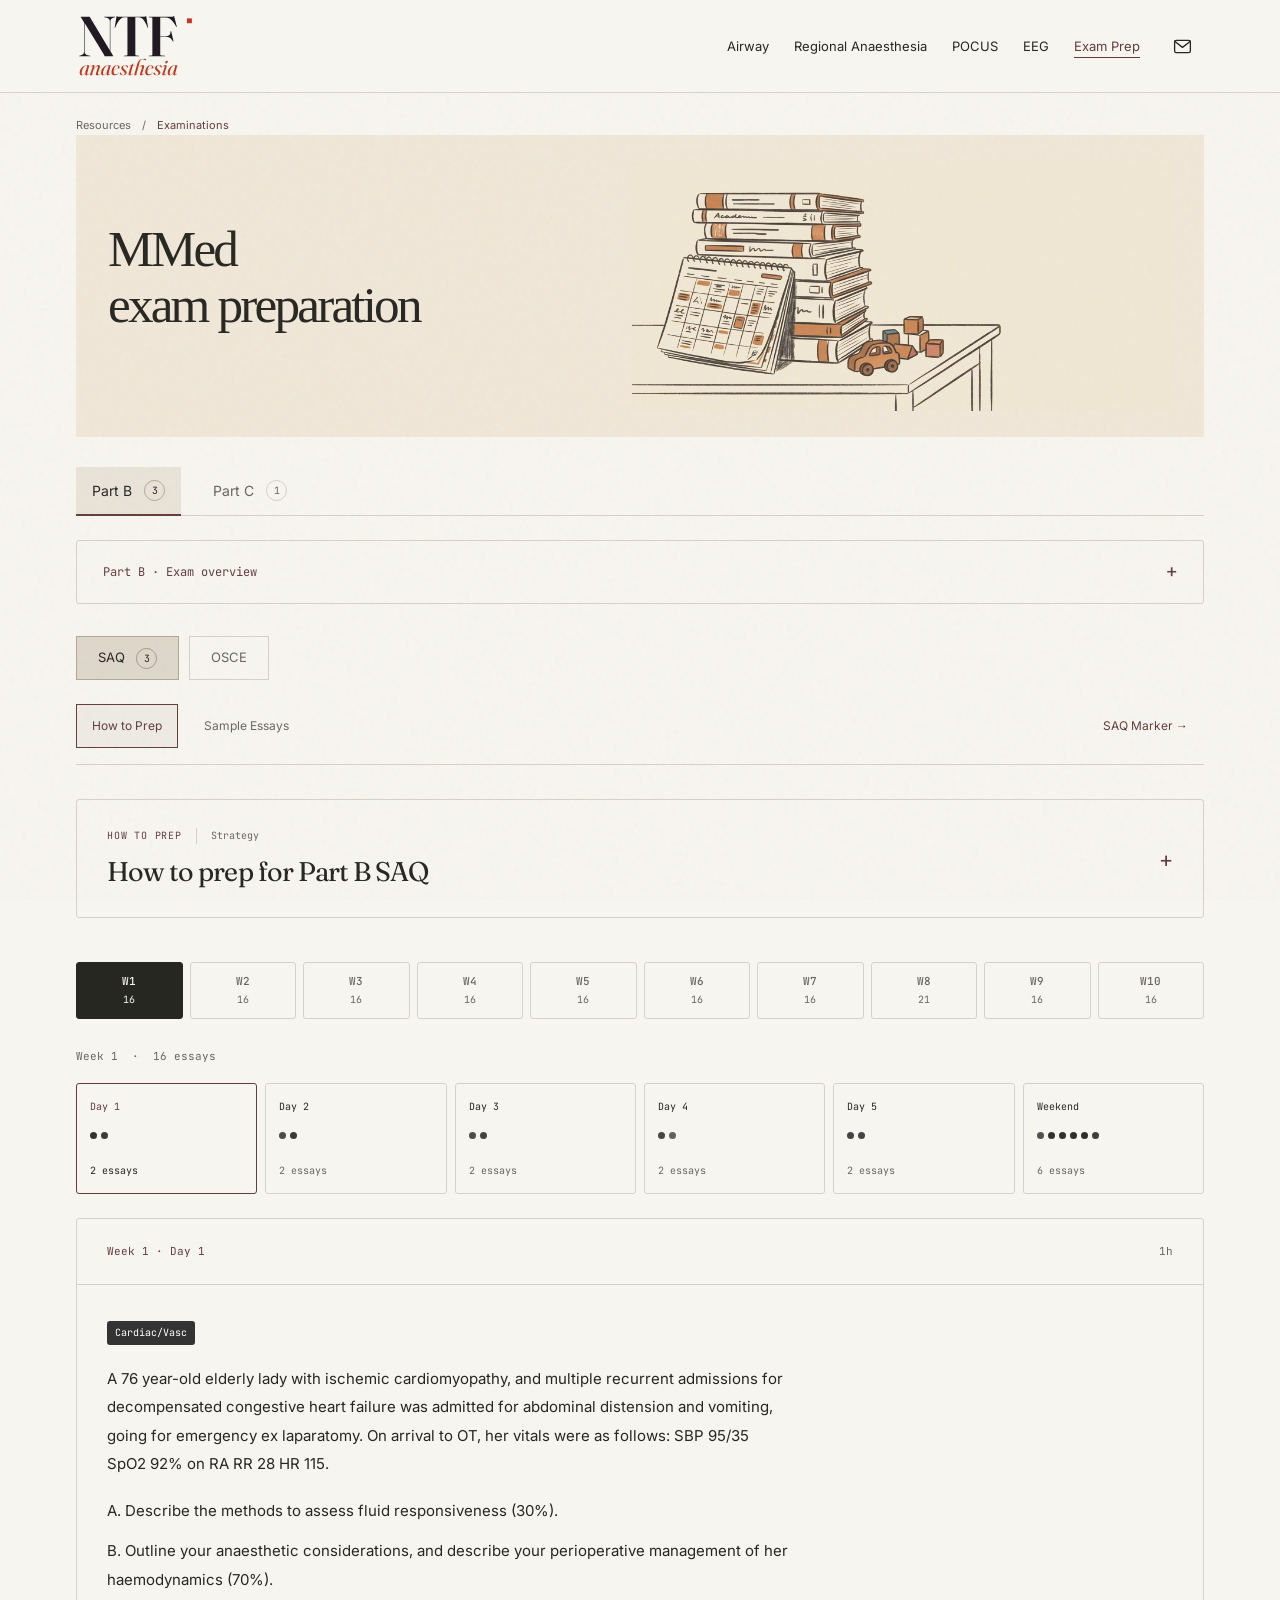
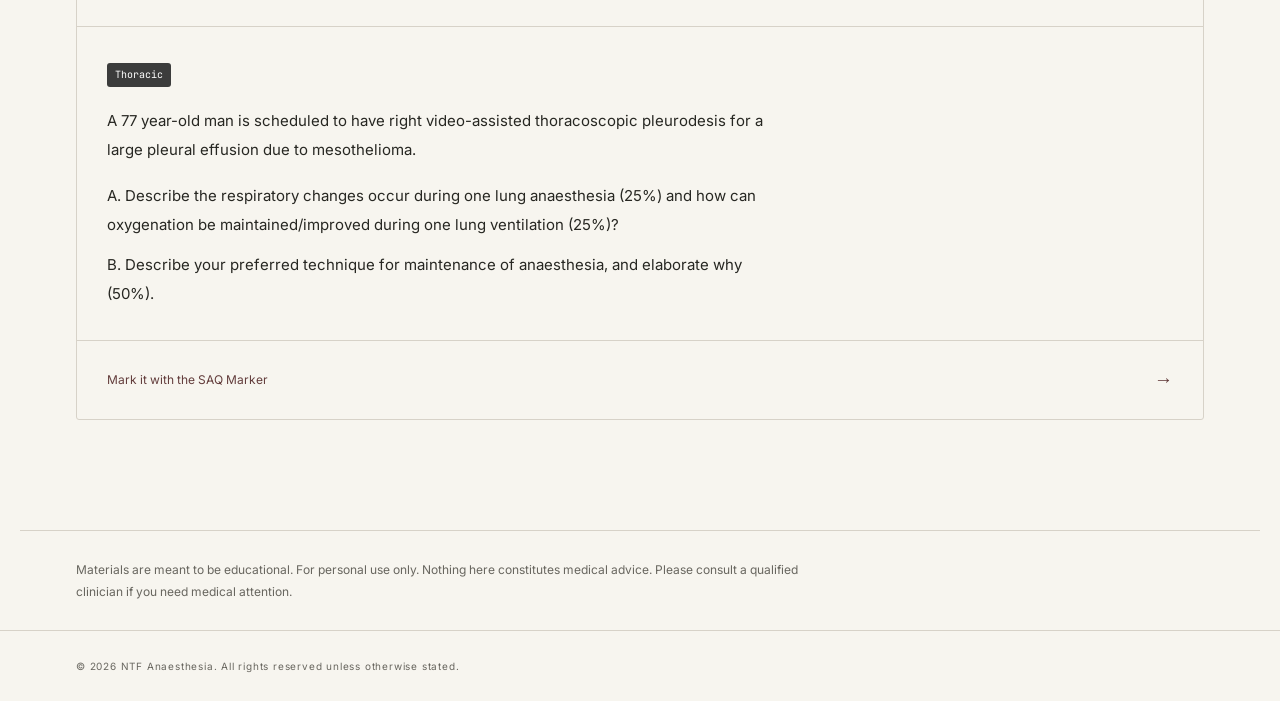
<file: exams/index.html>
<!doctype html>
<!-- Astra edition: separate design study. Original pages and authored content are preserved. -->
<html lang="en"><head><meta charset="utf-8"><meta name="viewport" content="width=device-width,initial-scale=1,viewport-fit=cover"><meta name="theme-color" content="#fffaf0"><title>Exams — ana ntf</title><meta name="description" content="MMed Anaesthesia preparation. Part B and Part C resources."><meta name="robots" content="noindex,follow"><meta property="og:title" content="Exam Prep — NTF Anaesthesia"><meta property="og:description" content="MMed Anaesthesia preparation. Part B and Part C resources."><meta property="og:type" content="website"><meta property="og:locale" content="en_SG"><meta name="twitter:card" content="summary_large_image"><link rel="canonical" href="https://exams.anantf.com/"><link rel="preload" href="fonts/fraunces-roman.woff2" as="font" type="font/woff2" crossorigin><link rel="preload" href="fonts/fraunces-italic.woff2" as="font" type="font/woff2" crossorigin><script>document.documentElement.classList.add('js');try{const t=localStorage.getItem('csh-astra-theme');if(t==='dark'||t==='light')document.documentElement.dataset.theme=t;const m=localStorage.getItem('csh-astra-motion');if(m==='paused')document.documentElement.dataset.motion=m;}catch{}</script><style>@font-face{font-family:Fraunces;src:url('fonts/fraunces-roman.woff2') format('woff2');font-weight:400 600;font-display:swap}@font-face{font-family:Fraunces;src:url('fonts/fraunces-italic.woff2') format('woff2');font-style:italic;font-weight:400 600;font-display:swap}@font-face{font-family:Inter;src:url('fonts/inter.woff2') format('woff2');font-weight:400 600;font-display:swap}@font-face{font-family:'JetBrains Mono';src:url('fonts/jetbrains-mono.woff2') format('woff2');font-weight:400 500;font-display:swap}@font-face{font-family:'Noto Serif JP';src:url('fonts/noto-serif-jp-kanji.woff2') format('woff2');font-display:swap}
:root{--bg:#f5f0e7;--paper:#fffcf5;--ink:#272c28;--muted:#696a5f;--accent:#a34827;--line:#d8d3c7;--wash:#ede7dc;--inverse:#f5f0e7;--serif:Fraunces,Georgia,serif;--sans:Inter,Arial,sans-serif;--mono:'JetBrains Mono',monospace;--ease:cubic-bezier(.22,1,.36,1);color-scheme:light;--header-height:90px}
:root[data-theme=dark]{--bg:#202621;--paper:#282f29;--ink:#eee9dc;--muted:#b4b7a8;--accent:#e1a179;--line:#424a40;--wash:#2b332c;--inverse:#202621;color-scheme:dark}
*,*::before,*::after{box-sizing:border-box}html{scroll-behavior:smooth;scroll-padding-top:112px;-webkit-text-size-adjust:100%}body{margin:0;background:var(--bg);color:var(--ink);font:16px/1.65 var(--sans);-webkit-font-smoothing:antialiased}body::before{content:'';position:fixed;inset:0;pointer-events:none;opacity:.035;z-index:10;background-image:url("data:image/svg+xml,%3Csvg viewBox='0 0 180 180' xmlns='http://www.w3.org/2000/svg'%3E%3Cfilter id='n'%3E%3CfeTurbulence type='fractalNoise' baseFrequency='.86' numOctaves='3' stitchTiles='stitch'/%3E%3C/filter%3E%3Cpath fill='%23000' filter='url(%23n)' d='M0 0h180v180H0z'/%3E%3C/svg%3E")}
a{color:inherit;text-decoration:none}button,input,select{font:inherit}button{color:inherit;cursor:pointer}button:disabled{cursor:default;opacity:.5}button,a,input,select,summary{-webkit-tap-highlight-color:transparent}button{touch-action:manipulation}img,svg{max-width:100%;vertical-align:middle}img{height:auto}p,h1,h2,h3,h4,figure{margin:0}p+p{margin-top:1em}h1,h2,h3{font-family:var(--serif);font-weight:400;line-height:1.12;letter-spacing:-.045em;text-wrap:balance}h1 em,h2 em,h3 em{font-weight:400;color:var(--accent)}::selection{background:#b25b3540} :focus-visible{outline:2px solid var(--accent);outline-offset:6px} [hidden]{display:none!important}.container{width:100%;max-width:1416px;margin-inline:auto;padding-inline:48px}.eyebrow{font:500 11px/1.5 var(--mono);text-transform:uppercase;letter-spacing:.14em;color:var(--muted)}.eyebrow .accent{color:var(--accent)}.icon{width:20px;height:20px;fill:none;stroke:currentColor;stroke-width:1.5;stroke-linecap:round;stroke-linejoin:round;flex-shrink:0}.skip-link{position:fixed;left:20px;top:12px;transform:translateY(-150%);z-index:200;background:var(--ink);color:var(--bg);padding:12px 24px}.skip-link:focus{transform:none}.site-header{position:sticky;top:0;z-index:40;background:var(--bg);border-bottom:1px solid var(--line);transition:box-shadow .3s}.site-header.scrolled{box-shadow:0 8px 32px #00000006}.header-inner{height:var(--header-height);display:flex;align-items:center;gap:32px}.brand{display:inline-flex;align-items:center;gap:12px;white-space:nowrap;view-transition-name:brand}.brand img{width:40px;height:40px;border-radius:10px}.brand span{font:400 25px var(--serif);letter-spacing:-.05em}.nav-links{display:flex;align-items:center;gap:28px;margin-left:auto}.nav-links a{font-size:13px;color:var(--muted);position:relative;padding-block:12px}.nav-links a::after{content:'';position:absolute;left:0;right:0;bottom:5px;height:1px;background:var(--accent);transform:scaleX(0);transform-origin:left;transition:transform .3s var(--ease)}.nav-links a:hover,.nav-links a[aria-current]{color:var(--accent)}.nav-links a:hover::after,.nav-links a[aria-current]::after{transform:scaleX(1)}.nav-actions{display:flex;align-items:center;gap:8px;padding-left:24px;border-left:1px solid var(--line)}.icon-button{display:inline-flex;align-items:center;justify-content:center;min-width:44px;min-height:44px;background:transparent;border:1px solid transparent;border-radius:50%;transition:background .2s,border-color .2s}.icon-button:hover{background:var(--wash);border-color:var(--line)}.search-trigger{gap:8px;border-radius:30px}.search-trigger kbd{font:10px var(--mono);padding:2px 5px;border:1px solid var(--line);border-radius:4px}.theme-sun{display:none}[data-theme=dark] .theme-moon{display:none}[data-theme=dark] .theme-sun{display:block}.menu-toggle{display:none}.button{display:inline-flex;gap:24px;align-items:center;justify-content:space-between;background:var(--ink);color:var(--bg);border:1px solid var(--ink);padding:16px 23px;min-height:54px;font-size:13px;transition:background .25s,transform .3s var(--ease);border-radius:3px}.button:hover{background:var(--accent);border-color:var(--accent);transform:translateY(-2px)}.button .icon{width:18px}.text-link{display:inline-flex;align-items:center;gap:15px;font-size:13px;padding-block:12px;border-bottom:1px solid var(--line);transition:color .2s,border-color .2s}.text-link:hover{color:var(--accent);border-color:var(--accent)}.text-link .icon{width:16px}.section-head{display:flex;justify-content:space-between;align-items:flex-end;gap:30px;margin-bottom:40px}.section-head h2{font-size:clamp(38px,4vw,60px)}.section-head .eyebrow{margin-bottom:20px}.reveal{opacity:1}.reveal.will-reveal{opacity:0;transform:translateY(24px);transition:opacity .8s var(--ease),transform 1s var(--ease)}.reveal.will-reveal.visible{opacity:1;transform:none}.page-footer{padding-top:36px;padding-bottom:30px;border-top:1px solid var(--line)}.footer-upper{display:flex;justify-content:space-between;gap:50px}.footer-note{max-width:650px;font-size:12px;line-height:1.85;color:var(--muted)}.footer-links{display:flex;align-items:flex-start;gap:22px;font-size:12px}.footer-links a:hover{color:var(--accent)}.footer-lower{border-top:1px solid var(--line);margin-top:35px;padding-top:24px;display:flex;justify-content:space-between;align-items:center;gap:20px}.footer-lower p{font:11px var(--mono);color:var(--muted)}.footer-top{font:11px var(--mono);display:flex;gap:12px;align-items:center;padding:10px 0}.footer-top:hover{color:var(--accent)}.page-progress{height:2px;position:absolute;left:0;right:0;bottom:-1px;background:var(--accent);transform:scaleX(0);transform-origin:left;pointer-events:none}.command-dialog{width:min(650px,calc(100% - 32px));max-height:min(680px,85dvh);padding:0;border:1px solid var(--line);background:var(--paper);color:var(--ink);border-radius:8px;box-shadow:0 40px 140px #0004;overflow:hidden}.command-dialog::backdrop{background:#19221bcc;backdrop-filter:blur(7px)}.command-dialog[open]{display:flex;flex-direction:column;animation:dialog-in .25s var(--ease)}.command-top{display:flex;align-items:center;gap:14px;padding:22px 25px;border-bottom:1px solid var(--line)}.command-top input{width:100%;min-width:0;border:0;outline:0;background:none;color:var(--ink);font-size:17px}.command-top input::placeholder{color:var(--muted)}.command-top input:focus-visible{outline:0}.command-close{border:1px solid var(--line);background:var(--bg);font:10px var(--mono);border-radius:4px;min-width:44px;min-height:36px}.command-scroll{overflow-y:auto;padding:18px;overscroll-behavior:contain}.command-label{padding:3px 9px 12px;font:10px var(--mono);text-transform:uppercase;letter-spacing:.12em;color:var(--muted)}.command-result{display:flex;justify-content:space-between;align-items:center;gap:20px;padding:13px 12px;border-radius:3px;font-size:14px}.command-result:hover,.command-result:focus{background:var(--wash)}.command-result small{display:block;color:var(--muted);font:10px var(--mono);margin-top:5px}.command-hint{border-top:1px solid var(--line);padding:13px 26px;font:10px var(--mono);color:var(--muted)}.command-empty{padding:30px 12px;color:var(--muted)}.menu-panel{position:absolute;left:0;right:0;top:100%;padding:18px 24px 28px;background:var(--bg);border-bottom:1px solid var(--line);box-shadow:0 20px 25px #0001}.menu-panel a{display:flex;justify-content:space-between;padding:12px 0;border-bottom:1px solid var(--line);font:25px var(--serif)}.menu-panel a:last-child{font:14px var(--sans);margin-top:14px;border:0;color:var(--accent)}.menu-panel a[aria-current]{color:var(--accent)}.js-only{display:none}.js .js-only{display:inline-flex}@keyframes dialog-in{from{opacity:0;transform:translateY(12px) scale(.98)}to{opacity:1;transform:none}}@view-transition{navigation:auto}::view-transition-old(root){animation:exit-page .18s ease-in both}::view-transition-new(root){animation:enter-page .35s var(--ease) both}@keyframes exit-page{to{opacity:0}}@keyframes enter-page{from{opacity:0;transform:translateY(10px)}}
@media(min-width:1001px){.menu-panel{display:none!important}}@media(max-width:1100px){.nav-links{gap:18px}.header-inner{gap:20px}.nav-actions{padding-left:16px}.search-trigger kbd{display:none}}@media(max-width:1000px){.nav-links{display:none}.nav-actions{margin-left:auto;border:0;padding:0}.menu-toggle{display:inline-flex}.container{padding-inline:32px}}@media(max-width:600px){:root{--header-height:76px}.container{padding-inline:22px}.header-inner{gap:12px}.brand span{font-size:23px}.brand img{width:32px;height:32px}.nav-actions{gap:0}.section-head{align-items:flex-start;flex-direction:column;gap:20px;margin-bottom:28px}.section-head h2{font-size:42px}.footer-upper{flex-direction:column;gap:25px}.footer-lower{align-items:flex-start}.footer-lower p{font-size:10px;line-height:1.7}.footer-top{white-space:nowrap;font-size:10px}.page-footer{padding-top:28px}.command-top{padding:15px}.command-scroll{padding:10px}.command-top input{font-size:16px}}@media(max-width:360px){.container{padding-inline:18px}.brand span{font-size:20px}.brand{gap:7px}.nav-actions .icon-button{min-width:40px}.header-inner{gap:0}}@media(prefers-reduced-motion:reduce){html{scroll-behavior:auto!important}*,*::before,*::after{animation-duration:.01ms!important;animation-iteration-count:1!important;transition-duration:.01ms!important}.reveal.will-reveal{opacity:1!important;transform:none!important}::view-transition-group(*),::view-transition-old(*),::view-transition-new(*){animation:none!important}}[data-motion=paused] .art-orbit{animation-play-state:paused!important}[data-motion=paused] .command-dialog[open],[data-motion=paused] .writing-view-enter{animation:none!important}[data-motion=paused] .reveal.will-reveal{opacity:1;transform:none;transition:none}@media print{body{background:white;color:black}body::before,.site-header,.page-footer,.command-dialog,.hero-art,.js-only{display:none!important}.container{padding:0;max-width:none}.reveal.will-reveal{opacity:1;transform:none}a{color:black}.button{background:white;color:black}h1,h2,h3{break-after:avoid}p{orphans:3;widows:3}}
/* Disclosure navigation is shown only when the primary links collapse. */
.js .menu-toggle{display:none}
@media(max-width:1000px){.js .menu-toggle{display:inline-flex}}
@media(max-width:600px){.footer-note{font-size:12px}.footer-links a{min-height:44px;display:inline-flex;align-items:center}}
/* Shared navigation: the four pages and two quiet, permanent contact links. */
.header-inner{gap:30px}.nav-links{gap:30px}.header-controls{display:flex;align-items:center;gap:18px}.header-socials{display:flex;align-items:center;gap:4px}.social-link{color:var(--accent);background:color-mix(in srgb,var(--accent) 5%,transparent)}.social-link:hover{background:color-mix(in srgb,var(--accent) 12%,transparent);border-color:color-mix(in srgb,var(--accent) 30%,transparent)}.nav-actions{gap:3px;padding-left:17px}.mobile-tools{display:flex;gap:24px;align-items:center;padding-top:24px}.mobile-tools .icon-button{border-radius:3px;gap:10px;font-size:13px;padding:8px 10px;min-height:44px}.mobile-tools .icon{width:18px}.menu-panel a:last-child{font:25px var(--serif);border-bottom:1px solid var(--line);margin-top:0;color:var(--ink)}.brand img{border-radius:50%}.command-dialog{border-radius:5px}.command-hint{font-size:11px}.command-result small{font-size:11px}
@media(max-width:1100px){.header-inner{gap:20px}.nav-links{gap:22px}.header-controls{gap:10px}.nav-actions{padding-left:10px}}
@media(max-width:1000px){.header-controls{margin-left:auto}.nav-actions{margin-left:0;border-left:1px solid var(--line)}.header-socials{gap:2px}.menu-panel{padding-bottom:24px}}
@media(max-width:600px){.header-inner{gap:8px}.header-controls{gap:8px}.header-socials{gap:2px}.nav-actions{border-left:0;padding-left:0}.desktop-utility,.js .desktop-utility{display:none!important}.brand{gap:9px}.brand span{font-size:23px}.brand img{width:31px;height:31px}.icon-button{min-width:44px;min-height:44px}.header-controls .social-link{background:none;border:0;color:var(--accent)}.mobile-tools{justify-content:space-between;gap:12px}.command-hint{font-size:10px}.command-top input{font-size:16px}}
@media(max-width:360px){.header-inner{gap:4px}.brand span{font-size:22px}.brand img{width:27px;height:27px}.brand{gap:7px}.header-controls{gap:3px}.header-socials{gap:0}.nav-actions .icon-button{min-width:44px}}
/* Keep the navigation stationary while page content changes. */
.site-header{view-transition-name:site-header}.brand{view-transition-name:none}
::view-transition-group(site-header){animation:none}::view-transition-old(site-header){animation:none;opacity:0}::view-transition-new(site-header){animation:none}
/* Compact identity: one name column and two lines of supporting detail. */
:root{--header-height:76px}html{scroll-padding-top:calc(var(--header-height) + 24px)}
.header-inner{gap:26px}.brand{gap:12px;min-width:0;flex-shrink:0;white-space:normal}.brand img{width:34px;height:34px}
.brand .brand-copy{display:flex;align-items:center;gap:20px;font:inherit;letter-spacing:normal}
.brand .brand-name{display:block;flex-shrink:0;font:400 23px/1.15 var(--serif);letter-spacing:-.035em;color:var(--ink);white-space:nowrap}
.brand .brand-details{display:flex;flex-direction:column;justify-content:center;gap:3px;padding-left:20px;border-left:1px solid var(--line);font:inherit;letter-spacing:normal}
.brand .brand-role{display:block;font:11px/1.5 var(--sans);letter-spacing:.01em;color:var(--muted);white-space:nowrap}
.brand .brand-credentials{display:block;font:10px/1.5 var(--sans);letter-spacing:0;color:var(--muted);white-space:nowrap}
.brand .brand-credentials span{font:inherit;letter-spacing:inherit;padding-inline:2px}
.mobile-identity{display:none}.menu-panel a[aria-current]{color:var(--accent)}
@media(max-width:1100px){.header-inner{gap:18px}.brand .brand-copy{gap:14px}.brand .brand-details{padding-left:14px}.brand .brand-name{font-size:21px}.nav-links{gap:20px}.header-controls{gap:8px}}
@media(max-width:1000px){:root{--header-height:72px}.brand img{width:30px;height:30px}.nav-actions{gap:0;padding-left:8px}}
@media(max-width:760px){:root{--header-height:64px}.brand img,.brand .brand-details{display:none}.brand .brand-name{font-size:21px}.header-inner{gap:8px}.desktop-utility,.js .desktop-utility{display:none!important}.header-controls{gap:4px}.header-socials{gap:0}.nav-actions{border-left:0;padding-left:0}.mobile-identity{display:block;padding-top:20px;color:var(--muted);font:12px/1.7 var(--sans)}.mobile-identity p+p{margin-top:3px;font-size:11px}.mobile-tools{padding-top:16px}}
@media(max-width:600px){.brand .brand-name{font-size:20px}.header-controls{gap:2px}}
@media(max-width:360px){.brand .brand-name{font-size:18px}.header-inner{gap:4px}.header-controls{gap:0}.header-controls .icon-button{min-width:40px;width:40px;min-height:44px;padding:9px}.header-controls .icon{width:19px;height:19px}}
.menu-panel{max-height:calc(100dvh - var(--header-height));overflow-y:auto;overscroll-behavior:contain}
/* A small, persistent way back after the reader starts scrolling. */
.back-to-top{position:fixed;right:max(24px,env(safe-area-inset-right));bottom:max(24px,env(safe-area-inset-bottom));z-index:35;display:inline-flex;align-items:center;justify-content:center;width:48px;height:48px;padding:0;border:1px solid var(--line);border-radius:50%;background:var(--paper);color:var(--accent);box-shadow:0 4px 18px #00000012;cursor:pointer;transition:background .2s,border-color .2s,transform .2s}
.back-to-top:hover{background:var(--wash);border-color:var(--accent);transform:translateY(-3px)}
.back-to-top .icon{width:18px;height:18px}
@media(max-width:760px){.brand img{display:block;width:28px;height:28px;flex-shrink:0}.brand{gap:8px}.back-to-top{right:max(18px,env(safe-area-inset-right));bottom:max(18px,env(safe-area-inset-bottom))}}
@media(max-width:400px){.brand .brand-name{font-size:18px}.brand img{width:26px;height:26px}.brand{gap:7px}.header-inner{gap:6px}}
@media(max-width:360px){.header-inner{gap:4px}}
@media(max-width:340px){.brand .brand-name{font-size:17px}.brand img{width:22px;height:22px}.brand{gap:6px}}
@media print{.back-to-top{display:none!important}}
/* One page grid: header, main sections and footer use the same content edges. */
:root{--content-width:1200px;--page-gutter:clamp(32px,4vw,64px);--reading-width:72ch;--desktop-section-height:calc(100svh - var(--header-height));--section-space:clamp(48px,7svh,88px)}
.container{max-width:calc(var(--content-width) + var(--page-gutter) + var(--page-gutter));padding-inline:var(--page-gutter)}
@media(max-width:1000px){:root{--page-gutter:32px}}
@media(max-width:600px){:root{--page-gutter:22px}}
@media(max-width:360px){:root{--page-gutter:18px}}
@media(min-width:1001px){main{min-height:var(--desktop-section-height)}}

.sr-only{position:absolute;width:1px;height:1px;padding:0;margin:-1px;overflow:hidden;clip:rect(0,0,0,0);white-space:nowrap;border:0}

/* Exam reading and study tools share the site's paper, copper and type system. */
.exam-page{--ink-med:var(--ink);--ink-soft:var(--muted);--ink-dim:var(--muted);--bg-2:var(--wash);--line-2:var(--line);--blush:var(--wash);--blue:var(--accent);--leaf:var(--accent);padding-bottom:110px}
.exam-page .exam-hero,.exam-page .exam-workspace{width:100%;max-width:none;margin-inline:0}
.exam-page .exam-hero{padding:100px 0 72px}
.exam-page .exam-hero .eyebrow{color:var(--accent);margin-bottom:26px}
.exam-page .exam-hero h1{font-size:clamp(52px,6.3vw,82px);line-height:1.04;letter-spacing:-.05em}
.exam-page .tabs{display:flex;align-items:center;gap:32px;border-bottom:1px solid var(--line);margin-bottom:42px}
.exam-page .tab{display:flex;gap:12px;align-items:center;white-space:nowrap;min-height:58px;padding:12px 1px 20px;background:none;border:0;border-bottom:2px solid transparent;margin-bottom:-1px;color:var(--muted);font-size:14px;transition:color .2s,border-color .2s}
.exam-page .tab:hover,.exam-page .tab.active{color:var(--accent)}
.exam-page .tab.active{border-bottom-color:var(--accent)}
.exam-page .tab-count,.exam-page .subtab-count{display:inline-flex;align-items:center;justify-content:center;font:10px var(--mono);color:var(--muted);min-width:21px;min-height:21px;border:1px solid var(--line);border-radius:50%}
.exam-page .tab.active .tab-count{color:var(--accent);border-color:currentColor}
.exam-page .part-overview{margin:0 0 32px;border:1px solid var(--line);border-radius:3px;background:var(--paper)}
.exam-page .part-overview summary{display:flex;justify-content:space-between;gap:20px;list-style:none;cursor:pointer;padding:21px 26px;font:12px/1.7 var(--mono);color:var(--accent)}
.exam-page .part-overview summary::-webkit-details-marker{display:none}
.exam-page .part-overview summary>span:last-child{font-size:19px;line-height:1;transition:transform .25s}
.exam-page .part-overview[open] summary>span:last-child{transform:rotate(45deg)}
.exam-page .part-overview summary:hover{background:var(--wash)}
.exam-page .part-ov-body{padding:0 26px 27px;color:var(--ink);font:15px/1.9 var(--sans)}
.exam-page .part-ov-body p{max-width:75ch}
.exam-page .part-ov-body strong,.exam-page .sub-overview strong{font-weight:600}
.exam-page .part-ov-body em,.exam-page .sub-overview em{color:var(--accent)}
.exam-page .part-ov-meta{display:flex;flex-wrap:wrap;gap:14px 30px;border-top:1px solid var(--line);margin-top:22px;padding-top:20px}
.exam-page .part-meta-item{font:11px/1.8 var(--mono);color:var(--muted)}
.exam-page .part-meta-item strong{display:block;font:500 10px/1.8 var(--mono);color:var(--accent);text-transform:uppercase;letter-spacing:.05em}
.exam-page .subtabs{display:flex;gap:8px;flex-wrap:wrap;margin:0 0 24px}
.exam-page .subtab{display:flex;gap:11px;align-items:center;justify-content:center;min-height:46px;padding:10px 21px;background:transparent;border:1px solid var(--line);border-radius:30px;font-size:13px;color:var(--muted);transition:background .2s,color .2s}
.exam-page .subtab.active{background:var(--ink);border-color:var(--ink);color:var(--bg)}
.exam-page .subtab.active .subtab-count{color:var(--bg);border-color:currentColor}
.exam-page .subtab:hover:not(.active){background:var(--wash);color:var(--ink)}
.exam-page .subsubtabs{display:flex;align-items:center;gap:6px;flex-wrap:wrap;margin:0 0 34px;border-bottom:1px solid var(--line);padding-bottom:16px}
.exam-page .subsubtab{display:inline-flex;align-items:center;min-height:44px;padding:10px 15px;background:none;border:1px solid transparent;border-radius:3px;font-size:12px;color:var(--muted);transition:background .2s,color .2s}
.exam-page .subsubtab.active{color:var(--accent);background:var(--wash)}
.exam-page .subsubtab:hover{color:var(--accent);border-color:var(--line)}
.exam-page .subsubtab--link{margin-left:auto;color:var(--accent)}
.exam-page .sub-overview{max-width:74ch;margin:0 0 34px;font:16px/1.9 var(--sans)}
.exam-page .resources{display:grid;gap:22px}
.exam-page .resource{display:block;border:1px solid var(--line);border-radius:3px;background:var(--paper);padding:30px;color:var(--ink);transition:border-color .2s}
.exam-page a.resource:hover{border-color:var(--accent)}
.exam-page .resource-meta{display:flex;align-items:center;gap:14px;flex-wrap:wrap;margin:0 0 20px;font:10px/1.6 var(--mono);color:var(--muted)}
.exam-page .resource-type{color:var(--accent);text-transform:uppercase;letter-spacing:.08em}
.exam-page .resource-topic{border-left:1px solid var(--line);padding-left:14px}
.exam-page .resource-badge{margin-left:auto;font:10px/1.6 var(--mono);color:var(--muted)}
.exam-page .resource-badge.new,.exam-page .resource-badge.draft,.exam-page .resource-badge.count{color:var(--accent)}
.exam-page .resource-title{font:400 29px/1.22 var(--serif);letter-spacing:-.035em;text-wrap:balance}
.exam-page .resource-desc{font:14px/1.85 var(--sans);color:var(--muted);margin-top:12px;max-width:66ch}
.exam-page .resource-foot{display:flex;align-items:center;justify-content:flex-end;gap:13px;padding-top:20px;margin-top:22px;border-top:1px solid var(--line);color:var(--accent)}
.exam-page .resource-arrow{font-size:20px;line-height:1}
.exam-page .expand-hint{font:10px var(--mono);letter-spacing:.03em}
.exam-page .resource.coming{opacity:.65;pointer-events:none}
.exam-page .resource.expandable{padding:0;overflow:hidden}
.exam-page .resource-head{position:relative;display:block;width:100%;background:none;border:0;text-align:left;padding:30px;color:inherit}
.exam-page button.resource-head:hover{background:var(--wash)}
.exam-page .resource.expandable.open .resource-head{border-bottom:1px solid var(--line)}
.exam-page .chevron{display:inline-block;font-size:12px;transition:transform .2s}
.exam-page .resource.expandable.open .chevron{transform:rotate(90deg)}
.exam-page .bank-toggle-hint{position:absolute;right:30px;bottom:28px;color:var(--accent);font-size:24px;line-height:1}
.exam-page .resource:not(.open) .bank-toggle-hint{font-size:0}
.exam-page .resource:not(.open) .bank-toggle-hint::after{content:'+';font-size:24px}
.exam-page .bank-panel{padding:15px 30px 30px}
.exam-page .post-panel{padding:24px 30px 30px;font:16px/1.9 var(--sans)}
.exam-page .post-panel p{margin-bottom:20px;max-width:72ch}
.exam-page .post-panel ul,.exam-page .post-panel ol{padding-left:22px;margin:20px 0}
.exam-page .post-panel li{margin-bottom:10px}
.exam-page .post-panel strong{font-weight:600}
.exam-page .post-panel a{color:var(--accent);text-decoration:underline;text-underline-offset:4px}
.exam-page .post-section{padding-top:28px;margin-top:24px;border-top:1px solid var(--line)}
.exam-page .post-section:first-child{margin-top:0}
.exam-page .post-section-label{font:10px/1.6 var(--mono);text-transform:uppercase;letter-spacing:.13em;color:var(--accent);margin-bottom:14px}
.exam-page .bank-group{margin-top:32px}
.exam-page .bank-group-name{display:flex;align-items:center;gap:12px;padding-bottom:12px;border-bottom:1px solid var(--line);font:11px/1.6 var(--mono);color:var(--accent)}
.exam-page .bank-group-count{color:var(--muted)}
.exam-page .bank-list{list-style:none;padding:0;margin:0}
.exam-page .bank-item{display:grid;grid-template-columns:1fr auto;align-items:center;gap:18px;border-bottom:1px solid var(--line);font:15px/1.65 var(--sans);padding:10px 0}
.exam-page .bank-item:last-child{border-bottom:0}
.exam-page .bank-item-link{display:inline-flex;align-items:center;justify-content:center;min-width:58px;min-height:44px;font:10px var(--mono);color:var(--accent);border-radius:3px;white-space:nowrap}
.exam-page .bank-item-link:hover{background:var(--wash)}
.exam-page .bank-footer{margin-top:25px;padding-top:20px;border-top:1px solid var(--line);font:13px/1.7 var(--sans);color:var(--muted)}
.exam-page .stations-table{border:1px solid var(--line);border-radius:3px;background:var(--paper);margin-top:35px}
.exam-page .stations-table-title{font:11px var(--mono);color:var(--accent);padding:23px 24px}
.exam-page .station-row{display:grid;grid-template-columns:60px 1fr 45px;align-items:center;gap:16px;padding:22px 24px;border-top:1px solid var(--line)}
.exam-page .station-num,.exam-page .station-count{font:11px/1.6 var(--mono);color:var(--muted)}
.exam-page .station-count{text-align:right}
.exam-page .station-name{font:400 22px/1.25 var(--serif);letter-spacing:-.03em}
.exam-page .station-name-sub{font:13px/1.8 var(--sans);color:var(--muted);margin-top:6px}
.exam-page .empty-state{padding:50px 30px;border:1px dashed var(--line);border-radius:3px;color:var(--muted);text-align:center}
.exam-page .empty-state-icon{font-size:22px;color:var(--accent);margin-bottom:12px}
.exam-page .empty-state-text{font:16px/1.8 var(--sans)}
.exam-page .res-group-label{font:11px var(--mono);color:var(--muted);margin:36px 0 16px}
.exam-page .feed{max-width:850px}
.exam-page .post{padding:8px 0 36px;margin-bottom:34px;border-bottom:1px solid var(--line)}
.exam-page .post-meta{display:flex;align-items:center;gap:20px;margin-bottom:20px;font:10px var(--mono);color:var(--muted)}
.exam-page .post-strand{text-transform:uppercase;letter-spacing:.09em;color:var(--accent)}
.exam-page .post-title{margin:0}
.exam-page .post-expand-icon{display:flex;align-items:center;justify-content:space-between;gap:35px;background:none;border:0;padding:0;width:100%;text-align:left;font:400 34px/1.25 var(--serif);letter-spacing:-.035em;color:var(--ink)}
.exam-page .reflection-symbol{display:flex;align-items:center;justify-content:center;flex-shrink:0;width:44px;height:44px;border:1px solid var(--line);border-radius:50%;font:20px var(--sans);color:var(--accent);transition:transform .3s,background .2s}
.exam-page .post-expand-icon:hover .reflection-symbol{background:var(--wash)}
.exam-page .post.expanded .reflection-symbol{transform:rotate(45deg);border-color:var(--accent)}
.exam-page .post-body{max-width:67ch;margin-top:32px;font:17px/1.95 var(--sans);color:var(--ink)}
.exam-page .post-body p+p{margin-top:1.4em}
.exam-page .post-body strong{font-weight:600}
.exam-page .post-body a{color:var(--accent);text-decoration:underline;text-underline-offset:4px}
.exam-page .post-body blockquote{border-left:2px solid var(--accent);padding-left:24px;margin:28px 0;font-style:italic}
.exam-page .cal-wrap{margin-top:44px}
.exam-page .cal-stats{display:flex;gap:20px;flex-wrap:wrap;margin:25px 0 35px!important;justify-content:flex-start!important}
.exam-page .cal-stat{display:flex;flex-direction:column;padding:0 28px 0 0;border-right:1px solid var(--line);min-width:95px}
.exam-page .cal-stat:last-child{border:0}
.exam-page .cal-stat-n{font:400 36px/1.2 var(--serif);letter-spacing:-.035em;color:var(--accent)}
.exam-page .cal-stat-l{font:11px/1.8 var(--mono);color:var(--muted);margin-top:4px}
.exam-page .cal-block-strip{display:grid;grid-template-columns:repeat(10,minmax(0,1fr));gap:7px;margin-bottom:28px}
.exam-page .cal-wk-btn{min-height:57px;display:flex;flex-direction:column;align-items:center;justify-content:center;gap:4px;background:transparent;border:1px solid var(--line);border-radius:3px;color:var(--muted);font:11px/1.4 var(--mono)}
.exam-page .cal-wk-n{font-weight:500}
.exam-page .cal-wk-c{font-size:10px}
.exam-page .cal-wk-btn.active{background:var(--ink);border-color:var(--ink);color:var(--bg)}
.exam-page .cal-wk-btn:hover:not(.active){background:var(--wash);color:var(--accent)}
.exam-page .cal-week-hdr{font:11px/1.8 var(--mono);color:var(--muted);margin-bottom:16px}
.exam-page .cal-day-grid{display:grid;grid-template-columns:repeat(6,minmax(0,1fr));gap:8px;margin-bottom:24px}
.exam-page .cal-day{display:flex;flex-direction:column;gap:12px;align-items:flex-start;min-height:111px;text-align:left;padding:15px 13px;background:transparent;border:1px solid var(--line);border-radius:3px;color:var(--muted)}
.exam-page .cal-day:hover{background:var(--wash)}
.exam-page .cal-day.active{border-color:var(--accent);background:var(--paper)}
.exam-page .cal-day-lbl{font:10px/1.5 var(--mono);color:var(--ink)}
.exam-page .cal-day.active .cal-day-lbl{color:var(--accent)}
.exam-page .cal-dots{display:flex;flex-wrap:wrap;gap:4px;margin-block:auto}
.exam-page .cal-dot{width:7px;height:7px;border-radius:50%}
.exam-page .cal-day-cnt{font:10px/1.5 var(--mono);margin-top:auto}
.exam-page .cal-session-panel{background:var(--paper);border:1px solid var(--line);border-radius:3px;overflow:hidden}
.exam-page .cal-sess-hdr{display:flex;gap:20px;justify-content:space-between;align-items:center;flex-wrap:wrap;border-bottom:1px solid var(--line);padding:23px 30px;font:11px/1.7 var(--mono);color:var(--accent)}
.exam-page .cal-sess-dur{color:var(--muted)}
.exam-page .cal-essay-row{padding:32px 30px;border-bottom:1px solid var(--line)}
.exam-page .cal-essay-row:last-child{border-bottom:0}
.exam-page .cal-etag{display:inline-flex;align-items:center;font:10px/1.6 var(--mono);color:white;padding:4px 8px;border-radius:3px;margin-bottom:20px}
.exam-page .cal-essay-text{max-width:76ch;font:15px/1.9 var(--sans);color:var(--ink);text-align:left}
.exam-page .cal-stem{display:block;margin-bottom:18px}
.exam-page .cal-qpart{display:block;margin-top:12px}
.exam-page .cal-gpt-link{display:flex;justify-content:space-between;align-items:center;gap:20px;padding:23px 30px;font:12px/1.7 var(--sans);color:var(--accent)}
.exam-page .cal-gpt-link::after{content:'→';font-size:19px}
.exam-page .cal-gpt-link:hover{background:var(--wash)}
.exam-page #sub-content{min-height:210px;scroll-margin-top:120px}
.exam-page #sub-content:focus-visible,.exam-page #exam-tertiary-panel:focus-visible{outline-offset:12px}
.exam-page .exam-noscript{padding:24px 0}
@media(max-width:800px){.exam-page .exam-hero{padding:72px 0 52px}.exam-page .exam-hero h1{font-size:65px}.exam-page .cal-day-grid{grid-template-columns:repeat(3,minmax(0,1fr))}.exam-page .post-expand-icon{font-size:30px}}
@media(max-width:600px){.exam-page{padding-bottom:65px}.exam-page .exam-hero{padding:56px 0 46px}.exam-page .exam-hero h1{font-size:clamp(44px,10vw,60px)}.exam-page .exam-hero .eyebrow{margin-bottom:20px}.exam-page .tabs{gap:22px;margin-bottom:30px}.exam-page .tab{font-size:13px;gap:8px;padding-bottom:16px;min-height:50px}.exam-page .tab-count{font-size:9px;min-width:18px;min-height:18px}.exam-page .part-overview summary{padding:18px}.exam-page .part-ov-body{padding:0 18px 23px}.exam-page .part-ov-meta{gap:16px}.exam-page .part-meta-item{width:100%}.exam-page .subtab{padding:9px 17px}.exam-page .subsubtabs{gap:2px;align-items:stretch;margin-bottom:28px}.exam-page .subsubtab{padding:8px 10px;font-size:11px}.exam-page .subsubtab--link{margin-left:0}.exam-page .sub-overview{font-size:15px}.exam-page .resource{padding:24px 20px}.exam-page .resource-title{font-size:27px}.exam-page .resource-head{padding:24px 20px}.exam-page .resource-badge{margin-left:0}.exam-page .resource-meta{gap:10px}.exam-page .resource-topic{padding-left:10px}.exam-page .post-panel{padding:20px;font-size:15px;line-height:1.9}.exam-page .bank-panel{padding:4px 20px 24px}.exam-page .bank-group-name{font-size:10px}.exam-page .bank-item{font-size:14px;gap:10px}.exam-page .bank-toggle-hint{right:20px;bottom:20px}.exam-page .resource[data-bank] .resource-desc{padding-right:22px}.exam-page .station-row{grid-template-columns:40px 1fr 24px;gap:12px;padding:19px 16px}.exam-page .stations-table-title{padding:20px 16px}.exam-page .station-name{font-size:20px}.exam-page .station-name-sub{font-size:12px}.exam-page .station-num,.exam-page .station-count{font-size:10px}.exam-page .post{padding-bottom:30px;margin-bottom:29px}.exam-page .post-expand-icon{font-size:28px;gap:16px}.exam-page .reflection-symbol{width:40px;height:40px}.exam-page .post-body{font-size:16px;line-height:1.95;margin-top:27px}.exam-page .cal-stats{gap:15px}.exam-page .cal-stat{min-width:65px;padding-right:15px}.exam-page .cal-stat-n{font-size:31px}.exam-page .cal-stat-l{font-size:10px}.exam-page .cal-block-strip{grid-template-columns:repeat(5,minmax(0,1fr));gap:6px;margin-bottom:24px}.exam-page .cal-day{padding:13px 10px;min-height:105px}.exam-page .cal-day-grid{gap:6px}.exam-page .cal-sess-hdr{padding:20px}.exam-page .cal-essay-row{padding:27px 20px}.exam-page .cal-essay-text{font-size:15px;line-height:1.9}.exam-page .cal-gpt-link{padding:20px}.exam-page .cal-wrap{margin-top:34px}}
@media(max-width:360px){.exam-page .tabs{gap:16px}.exam-page .tab{font-size:12px;gap:6px}.exam-page .post-expand-icon{font-size:25px}.exam-page .post-meta{gap:15px}.exam-page .resource-meta{font-size:9px}.exam-page .cal-stat{padding-right:11px;min-width:62px}.exam-page .cal-stats{gap:10px}.exam-page .part-overview summary{font-size:11px}.exam-page .subsubtab{font-size:10px;padding-inline:8px}.exam-page .bank-panel{padding-inline:16px}.exam-page .resource-head{padding-inline:16px}.exam-page .bank-item-link{min-width:48px}}
@media(prefers-reduced-motion:no-preference){.exam-page .post-body,.exam-page .cal-session-panel{animation:exam-in .3s var(--ease)}@keyframes exam-in{from{opacity:0;transform:translateY(5px)}to{opacity:1;transform:none}}}
@media print{.exam-page{padding:0}.exam-page .exam-hero{padding:0 0 30px}.exam-page .tabs,.exam-page .subtabs,.exam-page .subsubtabs,.exam-page .cal-block-strip,.exam-page .cal-day-grid,.exam-page .reflection-symbol{display:none}.exam-page .post-body[hidden]{display:block!important}.exam-page .post-body{max-width:none}.exam-page .resource,.exam-page .cal-session-panel{border-color:#aaa}.exam-page .post-expand-icon,.exam-page .resource-title{color:black}.exam-page .cal-essay-row{break-inside:avoid}.exam-page .part-overview .part-ov-body{display:block!important}}
.exam-page .exam-guide{padding:0;overflow:hidden}
.exam-page .exam-guide-summary{position:relative;list-style:none;padding:28px 75px 28px 30px;cursor:pointer}
.exam-page .exam-guide-summary::-webkit-details-marker{display:none}
.exam-page .exam-guide-summary:hover{background:var(--wash)}
.exam-page .exam-guide-summary .resource-meta{margin-bottom:12px}
.exam-page .exam-guide-summary .resource-title{font-size:27px}
.exam-page .exam-guide-toggle{position:absolute;right:30px;top:50%;transform:translateY(-50%);font-size:22px;color:var(--accent);transition:transform .2s}
.exam-page .exam-guide[open] .exam-guide-toggle{transform:translateY(-50%) rotate(45deg)}
.exam-page .exam-guide[open] .exam-guide-summary{border-bottom:1px solid var(--line)}
@media(max-width:600px){.exam-page .exam-guide-summary{padding:24px 60px 24px 20px}.exam-page .exam-guide-summary .resource-title{font-size:24px}.exam-page .exam-guide-toggle{right:20px}}
@media print{.exam-page .exam-guide>.post-panel{display:block!important}.exam-page .exam-guide-toggle{display:none}}
/* Match the common title rhythm and content edges; reading measures stay local. */
.exam-page .exam-hero{max-width:none;padding:65px 0 56px;border-bottom:1px solid var(--line)}
.exam-page .exam-hero .eyebrow{color:var(--muted)}
.exam-page .exam-hero h1{font-size:clamp(48px,6.2vw,74px);line-height:1.05;letter-spacing:-.055em}
.exam-page .exam-workspace{max-width:none}
.exam-page .tabs{gap:40px;margin-bottom:54px}
.exam-page .tab{padding:23px 0 21px;min-height:52px}
@media(max-width:600px){.exam-page .exam-hero{padding:46px 0 38px}.exam-page .exam-hero h1{font-size:clamp(40px,10.5vw,54px)}.exam-page .tabs{gap:22px;margin-bottom:36px}.exam-page .tab{padding:18px 0 17px}.exam-page .exam-hero .eyebrow{margin-bottom:23px}}
@media(max-width:360px){.exam-page .tabs{gap:16px}}
@media print{.exam-page .exam-hero{padding:0 0 30px;border:0}}
/* Shared title rhythm with the coaching page. */
.exam-page .exam-hero h1{font-size:clamp(40px,5.2vw,72px);line-height:1.12;text-wrap:balance}
@media(min-width:720px){.exam-page .exam-hero h1{white-space:nowrap}}
@media(max-width:600px){.exam-page .exam-hero h1{font-size:clamp(37px,9.7vw,52px)}}
</style><link rel="icon" href="assets/app-icons/exams/icon.svg" type="image/svg+xml"><link rel="icon" href="assets/app-icons/exams/favicon-32.png" type="image/png" sizes="32x32"><link rel="apple-touch-icon" href="assets/app-icons/exams/apple-touch-icon.png"><style>:root,:root[data-theme="dark"]{--bg:#ededeb;--paper:#f7f7f4;--surface:#f7f7f4;--wash:#e3e3de;--ink:#262626;--muted:#676760;--line:#cacac4;--accent:#484844;--copper:#484844;--panel:#f7f7f4}.brand>svg{width:145px;height:auto;flex-shrink:0}.header-socials,.mobile-identity{display:none!important}.theme-toggle{display:none!important}.site-header{background:#ededebed!important}.brand{gap:0}.cal-etag,.cal-dot{filter:grayscale(1)}.brand-copy{display:none}.header-inner{gap:22px}@media(max-width:600px){.brand>svg{width:130px}}</style><link rel="stylesheet" href="assets/navigation.css?v=20261007-framing"><script defer src="assets/navigation.js?v=20261008"></script><link rel="stylesheet" href="assets/site-shell.css?v=20261007-framing"><link rel="stylesheet" href="assets/header-nav.css?v=20261008"><link rel="stylesheet" href="assets/banner-framing.css?v=20261008"></head><body data-page="exams"><a class="skip-link" href="#main">Skip to content</a><header class="ntf-header"><div class="ntf-header-inner"><a class="ntf-logo" href="https://anantf.com/" aria-label="NTF Anaesthesia home"><img src="ana-ntf-logo.svg?v=clean" alt="NTF Anaesthesia" width="229" height="120"></a><button class="ntf-mobile-toggle" type="button" aria-expanded="false" aria-controls="ntf-main-nav">Menu <svg viewBox="0 0 20 20" width="18" height="18" fill="none" stroke="currentColor" aria-hidden="true"><path d="M3 6h14M3 10h14M3 14h14"/></svg></button><nav class="ntf-nav" id="ntf-main-nav" aria-label="Main navigation"><a href="https://anantf.com/airway.html">Airway</a><a href="https://anantf.com/regional.html">Regional Anaesthesia</a><a href="https://anantf.com/pocus/">POCUS</a><a href="https://anantf.com/eeg/">EEG</a><a href="./" aria-current="page">Exam Prep</a></nav><a class="ntf-contact" href="mailto:contact@anantf.com" aria-label="Email NTF Anaesthesia" title="Email NTF Anaesthesia"><svg viewBox="0 0 24 24" width="21" height="21" fill="none" stroke="currentColor" stroke-width="1.5" stroke-linecap="round" stroke-linejoin="round" aria-hidden="true"><rect x="3" y="5" width="18" height="14" rx="2"/><path d="m3 6 9 7 9-7"/></svg></a></div></header><nav class="ntf-crumbs" aria-label="Breadcrumb"><a href="https://anantf.com/resources.html">Resources</a><span aria-hidden="true">/</span><span aria-current="page">Examinations</span></nav><noscript><nav class="container" aria-label="Navigation"><p style="padding:16px 0;display:flex;gap:20px;flex-wrap:wrap"><a href="https://anantf.com/airway.html">Airway</a><a href="https://anantf.com/regional.html">Regional</a><a href="https://anantf.com/pocus/">POCUS</a><a href="./" aria-current="page">Exams</a></p></nav></noscript><main id="main" class="exam-page">
  <div class="container">
    <header class="exam-hero illustrated-hero ether-banner ntf-illustrated-banner"><div class="hero-text">
      <p class="eyebrow">Exams</p>
      <h1>MMed<br><span class="heading-accent">exam preparation</span></h1></div><figure class="ether-art study-banner-art"><img src="assets/ether-study.webp" width="1100" height="614" alt="" decoding="async"></figure>
    </header>
    <div class="exam-workspace">
      <div class="tabs" role="tablist" aria-label="Exam parts">
        <button class="tab active" id="part-partB" type="button" data-part="partB" role="tab" aria-selected="true" aria-controls="sub-content" tabindex="0">Part B <span class="tab-count" id="count-partB">0</span></button>
        <button class="tab" id="part-partC" type="button" data-part="partC" role="tab" aria-selected="false" aria-controls="sub-content" tabindex="-1">Part C <span class="tab-count" id="count-partC">0</span></button>
      </div>
      <div id="part-overview"></div>
      <div id="subtabs-wrap"></div>
      <div id="sub-content" role="tabpanel" aria-labelledby="part-partB" tabindex="0"></div>
      <noscript><p class="exam-noscript">Enable JavaScript to browse the exam materials.</p></noscript>
    </div>
  </div>
</main>
<aside class="resource-notice site-container"><p class="footer-note">Materials are meant to be educational. For personal use only. Nothing here constitutes medical advice. Please consult a qualified clinician if you need medical attention.</p></aside><button class="back-to-top" type="button" aria-label="Back to top" title="Back to top" hidden><svg class="icon" style="transform:rotate(180deg)" viewBox="0 0 24 24" aria-hidden="true"><path d="M12 4v16m-6-6 6 6 6-6"/></svg></button><script>
// ═══════════════════════════════════════════════════════════════════
// EXAM DATA
// ───────────────────────────────────────────────────────────────────
// Structure:
//   exams.partB / exams.partC
//     .overview       — HTML preamble
//     .meta           — [{label, value}] pills
//     .sections[]     — sub-tabs
//       .key, .name, .overview (HTML), .stationsTable?, .items[]
//
// Resource fields:
//   title, topic, type ("how-to-prep" | "saq" | "osce"),
//   desc, url, badge ("new" | "draft"), group, coming,
//   expandable (key into banks{}) — card becomes tap-to-expand
// ═══════════════════════════════════════════════════════════════════

// ─── Essay banks — indexed lists shown inside expandable cards ─────
const banks = {
  essayBank: {
    footer: "29 sample essays. Each essay is available as a downloadable PDF.",
    groups: [
      {
        name: "C1 · Airway, oxygenation & ventilation",
        essays: [
          { title: "Difficult extubation", url: "reference/01_difficult-extubation.pdf" },
          { title: "High-flow nasal cannula", url: "reference/05_high-flow-nasal-cannula.pdf" },
          { title: "Post-operative hypoxaemia in PACU", url: "reference/09_postoperative-hypoxaemia-pacu.pdf" },
          { title: "CO₂ laser vocal cord surgery", url: "reference/20_co2-laser-vocal-cord-surgery.pdf" },
          { title: "Jet ventilation for laryngeal microsurgery", url: "reference/21_jet-ventilation-laryngeal-microsurgery.pdf" }
        ]
      },
      {
        name: "C2 · Sedation & general anaesthesia",
        essays: [
          { title: "Anaesthetic machine safety", url: "reference/04_anaesthetic-machine-safety.pdf" },
          { title: "NMBA — residual block & avoidance", url: "reference/28_nmba-residual-block.pdf" }
        ]
      },
      {
        name: "C3 · Local & regional anaesthesia",
        essays: [
          { title: "RA for total knee replacement", url: "reference/15_regional-anaesthesia-total-knee-replacement.pdf" },
          { title: "Hip fracture — RA & postoperative delirium", url: "reference/29_hip-fracture-ra-delirium.pdf" }
        ]
      },
      {
        name: "C4 · Trauma, resuscitation & crisis",
        essays: [
          { title: "Fixed-ratio vs goal-directed transfusion", url: "reference/14_fixed-ratio-vs-goal-directed-transfusion.pdf" },
          { title: "ICU sepsis — septic shock & ALI", url: "reference/26_icu-sepsis-septic-shock.pdf" }
        ]
      },
      {
        name: "C5 · Perioperative medicine",
        essays: [
          { title: "Frailty & prehabilitation", url: "reference/02_frailty-prehabilitation.pdf" },
          { title: "HOCM for laparoscopic cholecystectomy", url: "reference/06_hocm-laparoscopic-cholecystectomy.pdf" },
          { title: "SCI — laparotomy 10 days post C6 transection", url: "reference/08_spinal-cord-injury-laparotomy.pdf" },
          { title: "Myotonic dystrophy for appendicectomy", url: "reference/11_myotonic-dystrophy-appendicectomy.pdf" },
          { title: "Perioperative hypertension", url: "reference/13_perioperative-hypertension.pdf" },
          { title: "Chronic SCI for rigid cystoscopy", url: "reference/19_chronic-sci-rigid-cystoscopy.pdf" }
        ]
      },
      {
        name: "S1 · Critical care medicine",
        essays: [
          { title: "Brainstem death & organ donation", url: "reference/07_brainstem-death-organ-donation.pdf" }
        ]
      },
      {
        name: "S2 · Pain medicine",
        essays: [
          { title: "Pain management for open liver resection", url: "reference/16_pain-management-liver-resection.pdf" }
        ]
      },
      {
        name: "S3 · Obstetric anaesthesia",
        essays: [
          { title: "Fontan circulation in pregnancy", url: "reference/10_fontan-circulation-pregnancy.pdf" },
          { title: "Cerebellar AVM in pregnancy — LSCS", url: "reference/23_cerebellar-avm-pregnancy-lscs.pdf" }
        ]
      },
      {
        name: "S4 · Paediatric anaesthesia",
        essays: [
          { title: "Paediatric penetrating eye injury", url: "reference/12_paediatric-penetrating-eye-injury.pdf" },
          { title: "Down syndrome for dental GA", url: "reference/27_down-syndrome-dental-ga.pdf" }
        ]
      },
      {
        name: "S5 · Neurosurgery & neuroradiology",
        essays: [
          { title: "SAH — coiling and clipping", url: "reference/25_sah-coiling-clipping.pdf" }
        ]
      },
      {
        name: "S8 · General surgical, urological & endoscopic",
        essays: [
          { title: "Pneumoperitoneum & steep Trendelenburg", url: "reference/03_pneumoperitoneum-trendelenburg.pdf" },
          { title: "Haematemesis for urgent gastroscopy", url: "reference/17_haematemesis-urgent-gastroscopy.pdf" },
          { title: "Phaeochromocytoma — adrenalectomy", url: "reference/24_phaeochromocytoma-adrenalectomy.pdf" }
        ]
      },
      {
        name: "S9 · Vascular surgery & interventional radiology",
        essays: [
          { title: "TEVAR for acute thoracic dissection", url: "reference/18_tevar-thoracic-dissection.pdf" },
          { title: "EVAR — anaesthetic concerns & MAC", url: "reference/22_evar-anaesthetic-concerns.pdf" }
        ]
      }
    ]
  }
};


const studyPlan = {
  blocks: [
    {name:"Block 1 — Base Training",sub:"Weeks 1–4 · 2 essays/day · 6 weekend · 16 essays/week",weeks:[1,2,3,4]},
    {name:"Block 2 — Progressive Overloading",sub:"Weeks 5–8 · 3 essays/day · 6 weekend · 21 essays/week",weeks:[5,6,7,8]},
    {name:"Block 3 — Timed Practice",sub:"Weeks 9–10 · 3 essays/day · Full timed papers on weekends",weeks:[9,10]}
  ],
  weeks: [
  {num:1,total:16,sessions:[
    {label:"Weekday #1",dur:"1h",essays:[{tag:"Cardiac/Vasc",color:"#7a1f2a",stem:"A 76 year-old elderly lady with ischemic cardiomyopathy, and multiple recurrent admissions for decompensated congestive heart failure was admitted for abdominal distension and vomiting, going for emergency ex laparatomy. On arrival to OT, her vitals were as follows: SBP 95/35 SpO2 92% on RA RR 28 HR 115.",q:"A. Describe the methods to assess fluid responsiveness (30%). · B. Outline your anaesthetic considerations, and describe your perioperative management of her haemodynamics (70%)."},{tag:"Thoracic",color:"#1f3f7a",stem:"A 77 year-old man is scheduled to have right video-assisted thoracoscopic pleurodesis for a large pleural effusion due to mesothelioma.",q:"A. Describe the respiratory changes occur during one lung anaesthesia (25%) and how can oxygenation be maintained/improved during one lung ventilation (25%)? · B. Describe your preferred technique for maintenance of anaesthesia, and elaborate why (50%)."}]},
    {label:"Weekday #2",dur:"1h",essays:[{tag:"Crit Care",color:"#1a5a55",stem:"A 55 year-old female has just been intubated in the ICU with respiratory failure (PaO2 150mmHg, PaCO2 63mmHg, FiO2 1.0) following a 1 week viral like illness.",q:"A. What are the diagnostic criteria for Acute Respiratory Distress Syndrome (ARDS) (20%)? Does this patient fulfil the criteria (10%)? · B. Discuss the evidence based strategies in the management of ARDS (70%)."},{tag:"Pain",color:"#5a2a7a",stem:"You have been asked to review a 38-year-old woman with a BMI of 45 kg/m2 in the general ward who just had a laparoscopic cholecystectomy. She is now moaning and complaining of mod-severe pain 8/10. She is easy to arouse but cannot stay awake. Review of her PACU chart shows that she received fentanyl 200 micrograms, IV Parecoxib 40mg and IV Paracetamol 1g for pain relief.",q:"Discuss how you would manage this patient."}]},
    {label:"Weekday #3",dur:"1h",essays:[{tag:"Paeds",color:"#2a5a35",stem:"A 5 year old girl, ASA 1, 17kg, is scheduled for an emergency exploration of a penetrating eye injury after she was accidentally stabbed in the eye by her younger sibling by a satay stick. At the operating theatre reception, you find a crying, distressed child. Mum mentions the girl has just recovered from a chesty cough and runny nose 3 days ago. The COVID-19 swab at ED is negative. Anaesthesia for the exploration of the eye injury is uneventful and the child is extubated at the end of surgery. On arrival at the recovery, the first pulse oximeter reading is 87%.",q:"A. Outline your main concerns in the anaesthetic management of this child (60%). · B. Describe your immediate management (40%)."},{tag:"Obstetrics",color:"#7a3060",stem:"A 25-year-old pregnant women at 35 weeks gestation is admitted to labour ward with a blood pressure of 180/110 mmHg. She is known to have pre-eclampsia and there is a plan to deliver her baby within the next 24 hours. A decision has been made to proceed to Caesarean section (CS) and the patient insists on having a general anaesthetic (GA).",q:"A. What is the definition of pre-eclampsia (10%)? · B. What symptoms may this woman complain of due to her pre-eclampsia (20%)? · C. What are the important priorities in her management when she arrives on the labour ward (30%)? · D. Explain potential changes to your normal GA technique for CS due to her pre-eclampsia (40%)."}]},
    {label:"Weekday #4",dur:"1h",essays:[{tag:"Neuro",color:"#5a4510",stem:"A 25-year-old man who is wheelchair-bound presents for elective rigid cystoscopy. He had a C5 dislocation fracture with fusion done 1 year ago following a motor vehicle accident. He is able to shrug his shoulders and transfer himself from a seated position to the wheelchair.",q:"A. What are the main anaesthetic concerns for this patient? (60%) · B. Discuss options of anaesthetic management for this patient. (40%)"},{tag:"RA/Anatomy",color:"#a8541f",stem:"A 27-year-old G1P0 parturient is in active labour, and requests for an epidural catheter for pain relief. She has several concerns regarding the potential side effects.",q:"A. What are the common and less-common but important side effects to highlight to her (30%)? · B. Which patients are at increased risk of infection related to an epidural catheter? (10%) · C. What symptoms and signs suggest the development of an epidural abscess (15%)? · D. What are the definitive investigations and treatment required (15%)? How do you decide whether patient requires them (30%)?"}]},
    {label:"Weekday #5",dur:"1h",essays:[{tag:"Remote/Day",color:"#2a4a5a",stem:"A 30-year-old woman, weighing 100 kg (BMI 38 kg/m2), has severe nausea and vomiting in the post-anaesthesia care unit following an uneventful elective laparoscopic cholecystectomy under general anaesthesia.",q:"A. What are the known risk factors for postoperative nausea and vomiting (PONV) in adults? (30%) · B. List the strategies for reducing the baseline risks for PONV. (30%) · C. Briefly outline your perioperative management of this patient with regards to PONV. (40%)"},{tag:"Minor Surg",color:"#444444",stem:"A 60-year-old man, otherwise healthy, is scheduled for robotic assisted laparoscopic radical prostatectomy. During preoperative assessment, the electrocardiogram (ECG) reveals a corrected QT interval (QTc) of 480 ms. The patient develops fever three days later.",q:"What are your anaesthetic considerations (30%)? · Describe your anaesthetic management of this patient with regards to this ECG change (30%). · List the risk factors for developing postoperative surgical infection (20%). How can you minimize postoperative infection in this patient (30%)?"}]},
    {label:"Weekend",dur:"3h",essays:[{tag:"Peri-op Med",color:"#4a5a20",stem:"A 50 year-old patient presents in your clinic for pre-operative assessment for a total thyroidectomy.",q:"Which investigations are specifically indicated in the preoperative assessment, and why are they done (40%)? · What factors in a euthyroid patient must the anaesthetist consider during the induction, maintenance and extubation phases of a total thyroidectomy (40%)? · What are the important postoperative complications following this surgery (20%)?"},{tag:"Crisis/Resus",color:"#8a1a10",stem:"An otherwise healthy 37-year-old female presents for laparoscopic appendicectomy. She reports a 'severe allergic reaction' during her laparoscopy 5 years ago. There were no tests performed and the records are not available. Post-induction and administration of muscle relaxants, blood pressure crashes to SBP 50s, refractory to phenylephrine boluses.",q:"Outline your strategy for managing this case (40%). · Describe your immediate management (40%). · Following suspected anaphylaxis, list the investigations that should be performed, as well as when they should be performed (20%)."},{tag:"Crisis/Resus",color:"#8a1a10",stem:"An otherwise healthy 45 year old man has a vocal cord nodule that the surgeon intends to excise using a CO2 laser. He is a smoker but has no other significant medical history. During the surgery, the surgeon suddenly exclaims \"fire\".",q:"Justify your anaesthetic technique of choice (50%). · Describe your immediate management (50%)."},{tag:"Airway",color:"#1a2f6a",stem:"A 68 year-old man requires emergency tracheal stenting under general anaesthesia for a suspected bronchogenic carcinoma causing airway obstruction at the carina level.",q:"Discuss your perioperative concerns."},{tag:"Airway",color:"#1a2f6a",stem:"A 70-year-old man is scheduled for laryngeal microsurgery for evaluation of hoarseness of voice due to a vocal cord polyp. He has a 50 pack-year history of smoking and chronic obstructive pulmonary disease. Surgery was carried out with jet ventilation. In the post-anaesthesia care unit, he complains of shortness of breath. Oxygen saturation on nasal prongs 2L/min has fallen from 96-90%. ECG shows sinus tachycardia of 100 bpm, and his BP is 150/60mmHg.",q:"A. Compare endotracheal intubation and ventilation via an anaesthetic circuit with tubeless jet ventilation as a means to manage his airway and ventilation during surgery. (50%) · B. List at least 5 possible causes of the desaturation. Describe how you will determine which is responsible for his condition. (50%)"},{tag:"GA/Pharm",color:"#5a3a25",stem:"Your department has recently acquired 2 sets of high flow nasal cannula (HFNC) machines.",q:"A. Contrast the mechanism of preoxygenation with (1) 100% O2 using an anaesthetic face mask with (2) apnoeic oxygenation using HFNC in maintenance of oxygen saturation during apnoea (40%). · B. List the clinical scenarios where HFNC use has been shown to be advantageous (30%). · C. What are the clinical situations where HFNC use may lead to potential harm (30%)?"}]}
  ]},
  {num:2,total:16,sessions:[
    {label:"Weekday #1",dur:"1h",essays:[{tag:"Neuro",color:"#5a4510",stem:"A 42-year old man is scheduled for elective posterior fossa tumor removal in the sitting position.",q:"What are the potential intraoperative problems in this patient (60%)? · What monitoring techniques can detect the presence of venous air embolism during surgery? What findings would indicate this diagnosis (40%)?"},{tag:"RA/Anatomy",color:"#a8541f",stem:"",q:"Describe the anatomy relevant to siting an epidural catheter for postoperative analgesia following open abdominal surgery (50%). · Outline the limitations and complications of providing epidural analgesia for this type of surgery (50%)."}]},
    {label:"Weekday #2",dur:"1h",essays:[{tag:"Remote/Day",color:"#2a4a5a",stem:"A 12-year-old boy with tuberous sclerosis is scheduled to have an MRI brain next week, since he needs a higher dose of anti-epileptics to control his seizure. He is autistic, with learning difficulty. No other systems are involved except some skin patches. You are asked to provide anaesthetic support.",q:"What are the considerations in providing anaesthetic support in MRI suite for this boy?"},{tag:"Minor Surg",color:"#444444",stem:"",q:"List the risk factors leading to contrast induced nephropathy after endovascular infrarenal aortic aneurysmal repair (50%). · Discuss preventive measures to reduce the risk of contrast induced nephropathy (50%)."}]},
    {label:"Weekday #3",dur:"1h",essays:[{tag:"Crisis/Resus",color:"#8a1a10",stem:"Young, 120kg BMI 42 patient for lap cholecystectomy, induction and intubation were uneventful. Pneumoperitoneum inflated, ventilator settings were increased to double minute ventilation by increasing both tidal volumes and respiratory rate. Around 15mins into surgery, noted EtCO2 rose to 60, T 40+, SBP 170, HR 110. Surgeons are halfway dissecting gallbladder. Your preliminary diagnosis is malignant hyperthermia.",q:"List 3 differentials for this presentation (10%). · Describe in detail your management of the patient until transfer out of OT (90%)."},{tag:"Neuro",color:"#5a4510",stem:"A 20 year old is admitted to the Emergency Department having been involved in a road traffic accident. His Glasgow Coma Score (GCS) is 12. He has a closed fracture of his left femur. No other injuries are evident. A CT scan of his head has revealed a right subdural haematoma, and it has been agreed to transfer him to another hospital with neurosurgical support located 20min away.",q:"What are your clinical priorities prior to transfer of this patient? (50%) · What are the indications for intubation and ventilation prior to transfer following a brain injury of this nature? (40%) · Who should accompany this patient for transfer to the neurosurgical unit? (10%)"}]},
    {label:"Weekday #4",dur:"1h",essays:[{tag:"Crisis/Resus",color:"#8a1a10",stem:"You are called to review a 27-year-old male in PACU for seizure. He is a known epileptic who just underwent post-tibial fixation under GA following a road traffic accident one hour ago.",q:"What are the perioperative concerns for the anaesthetist managing a patient with epilepsy (30%)? · Outline your initial management of this patient (40%). · Define convulsive status epilepticus (10%). · 30 minutes after your initial management, the patient was still having seizures. What would be your subsequent management be (20%)?"},{tag:"Airway",color:"#1a2f6a",stem:"A 60-year-old man is having an elective knee arthroscopy under GA with a supraglottic airway device in-situ. Halfway through surgery, his saturations suddenly dropped to 88%, and you noted significant amount of yellowish fluid coming out from his oral cavity. You suspect aspiration.",q:"Describe your immediate management of this patient (50%). · List the respiratory complications which he might develop in the next 48 hours (10%). · Describe the strategies available to reduce the risk and impact of aspiration of gastric contents for patients undergoing surgery with a supraglottic airway device (40%)."}]},
    {label:"Weekday #5",dur:"1h",essays:[{tag:"GA/Pharm",color:"#5a3a25",stem:"",q:"Describe the features you require of a transport ventilator for a patient with severe ventilator-dependent acute respiratory distress syndrome."},{tag:"GA/Pharm",color:"#5a3a25",stem:"",q:"What are the advantages and disadvantages of low flow anaesthesia (30%)? · Describe how a circle system should be checked before each anaesthetic? (40%) · What other components of the anaesthetic work-station must be checked before each anaesthetic? (20%)"}]},
    {label:"Weekend",dur:"3h",essays:[{tag:"Cardiac/Vasc",color:"#7a1f2a",stem:"",q:"Outline the anaesthetic concerns associated with elective endovascular repair of infra-renal abdominal aortic aneurysm (EVAR) (50%). · Discuss the factors favouring monitored anaesthesia care (MAC) as the choice of anaesthesia for EVAR (50%)."},{tag:"Thoracic",color:"#1f3f7a",stem:"A 20-year-old man with recurrent pneumothorax and persistent air leak is scheduled for video-assisted thoracoscopic pleurodesis. Intraoperatively, while the patient is on one-lung ventilation, the oxygen saturation falls to 80%.",q:"Outline the considerations involved in induction of anaesthesia in a patient with persistent air leak (50%). · Describe your immediate management (50%)."},{tag:"Crit Care",color:"#1a5a55",stem:"Intensive care patients may be at risk of ventilator associated pneumonia (VAP).",q:"Describe the likely etiology of, and risk factors for, VAP (50%). · Outline prevention strategies that reduce the incidence of VAP in ICU patients (50%)."},{tag:"Pain",color:"#5a2a7a",stem:"A 75 year old man has terminal prostate cancer with multiple metastases. A metastatic lesion at L5 is causing severe back pain but no neurological symptoms or signs. Modified release Morphine 60mg twice daily has marginally reduced the pain but caused nausea and sedation.",q:"Describe your management plan for this patient's current symptoms."},{tag:"Paeds",color:"#2a5a35",stem:"A one day old term neonate is admitted to your paediatric intensive care unit. A congenital diaphragmatic hernia has been diagnosed. The baby is already intubated and receiving artificial ventilation. Patient is scheduled for repair of congenital diaphragmatic hernia the following day.",q:"How would you optimise this patient before surgery (50%)? · Outline your anaesthesia considerations (50%)."},{tag:"Obstetrics",color:"#7a3060",stem:"A G1P0 36 year old patient with a BMI of 55 kg/m2 presents in the high risk anaesthetic antenatal assessment clinic at 34 weeks gestation. She is hoping to have a normal delivery.",q:"Which specific points do you need to elicit from the anaesthetic history and examination (25%)? · List down specific obstetric risks associated with a raised BMI in pregnancy (25%)? · What would you need to communicate to the patient during your consult (50%)?"}]}
  ]},
  {num:3,total:16,sessions:[
    {label:"Weekday #1",dur:"1h",essays:[{tag:"Cardiac/Vasc",color:"#7a1f2a",stem:"A 63-year-old man is scheduled for carotid endarterectomy 10 days after having suffering a cerebrovascular accident.",q:"What are the advantages and disadvantages of performing the procedure using a local anaesthetic technique (40%)? · How can his risk of a further cerebrovascular accident perioperatively be minimized (40%)? · What other specific postoperative complications may occur (20%)?"},{tag:"Thoracic",color:"#1f3f7a",stem:"You are asked to evaluate a 35-year-old patient who has been scheduled for mediastinoscopy to biopsy a symptomatic anterior mediastinal mass.",q:"Discuss the features specific to this condition that need to be considered when planning an anaesthetic for this patient (50%). · Describe how you may need to adapt your anaesthetic plan in response to each of these features (50%)."}]},
    {label:"Weekday #2",dur:"1h",essays:[{tag:"Crit Care",color:"#1a5a55",stem:"A 40 year old man with spontaneous pontine infarct has no evidence of brainstem activity and is listed for organ donation.",q:"Outline the pathophysiological effects of brainstem death (50%). · Describe your management of a brain dead patient for organ donation in the ICU setting (50%)."},{tag:"Pain",color:"#5a2a7a",stem:"A 55-year-old man underwent a right sided open thoracotomy for lung cancer. Six months following surgery, he still complains of pain over the wound.",q:"Define chronic postsurgical pain (30%). · Outline the interventions that may be useful in reducing the transition of acute to chronic postsurgical pain (70%)."}]},
    {label:"Weekday #3",dur:"1h",essays:[{tag:"Paeds",color:"#2a5a35",stem:"A 30 kg 5 year old boy is scheduled for tonsillectomy and adenoidectomy. Later in the night, the ENT surgeon informs you the above child has post-tonsillectomy bleeding and requires surgery.",q:"Highlight the important issues in the anaesthesia management of this patient (50%). · Outline your anaesthesia management for the above child who now presents for haemostasis of post-tonsillectomy bleeding. (50%)"},{tag:"Obstetrics",color:"#7a3060",stem:"35-year-old pregnant lady at 32th week of pregnancy presented for Caesarean section under general anaesthesia. She was diagnosed to have cerebellar arteriovenous malformation (AVM) at 16th week of pregnancy. At 28th week, there was bleeding from AVM rupture which was managed conservatively. She is planned for early endovascular embolization after the delivery. The surgery finished in one hour but patient failed to wake up.",q:"How are you going to prepare this patient for the Caesarean section (30%)? · Describe how you would conduct your anaesthesia (30%). · What are the causes and how are you going to approach to this problem (40%)?"}]},
    {label:"Weekday #4",dur:"1h",essays:[{tag:"Neuro",color:"#5a4510",stem:"A 45-year-old woman presents with acute subarachnoid haemorrhage caused by a left middle cerebral artery aneurysm. She has well controlled chronic hypertension and hyperlipidaemia. She is sleepy but arousable and able to answer questions coherently. Her heart rate is 70 bpm, blood pressure 130/80 mmHg and SpO2 98% on room air. Her neurologic examination reveals no neurologic deficits. The next day, she undergoes surgical clipping of the aneurysm.",q:"Describe a clinical grading system of acute subarachnoid haemorrhage. What is her clinical grading (20%)? · Outline your pre-anaesthesia evaluation of this patient (35%). · What are your anaesthesia management strategies to prevent aneurysmal rebleeding (45%)?"},{tag:"RA/Anatomy",color:"#a8541f",stem:"A patient with progressive Parkinson's disease presents for removal of an ulnar shaft plate and screw implant which is causing pain. The patient is cognitively intact, but wheelchair bound. The patient and her family believe that the general anaesthesia she received 5 years ago when she had her ulnar bone fracture following a fall was the cause of her rapid progression of her Parkinson's disease.",q:"At the preoperative visit, what are the relevant points you would discuss with the patient regarding the anaesthesia options (30%)? · What are the possible regional techniques that can be used? Justify your recommended choice for her. (30%) · Describe the anatomy of the brachial plexus and the nerves that will need to be blocked for this surgery to proceed. (You may illustrate your answer with a line diagram.) (40%)"}]},
    {label:"Weekday #5",dur:"1h",essays:[{tag:"Remote/Day",color:"#2a4a5a",stem:"A 60-year-old man presents with haemoptysis. He is a chronic smoker with known emphysema. Chest X-ray shows a mass lesion in the right lower lobe and he is scheduled for flexible bronchoscopy and endobronchial tumour biopsy, under monitored anaesthesia care in the endoscopy suite of your hospital.",q:"What are the factors that increase risk of perioperative respiratory complications in this case (30%)? · What preoperative and intraoperative measures would you take to prevent hypoxia during the procedure (70%)?"},{tag:"Minor Surg",color:"#444444",stem:"A 55-year-old lady with rheumatoid arthritis scheduled for elective right total hip replacement. Laboratory test revealed microcytic and hypochromic anaemia with haemoglobin of 9g/dl.",q:"Outline your major concerns for this patient in your preoperative anaesthetic assessment (40%). · What are the possible causes (20%)? · Outline your strategies to reduce perioperative allogeneic blood transfusion in this patient (40%)."}]},
    {label:"Weekend",dur:"3h",essays:[{tag:"Peri-op Med",color:"#4a5a20",stem:"You see a 28-year-old lady at the pre-admission clinic who is 32 weeks pregnant. She weighs 150kg and has gestational diabetes. She hopes to have a normal vaginal delivery at term.",q:"What are the issues you would discuss with her during the appointment (50%)? · What would you recommend for her management when she goes in to labour (50%)?"},{tag:"Crisis/Resus",color:"#8a1a10",stem:"A 70 kg, 30 year-old man presents with burns following a house fire. The burns are confined to his torso and upper limbs, but exclude his head and neck. His burns are estimated at 40% of his body surface area.",q:"State the Parkland formula used for burns fluid resuscitation. (10%) · What volume of which fluid will he require in the first 8 hours after injury? (10%) · What additional fluids in excess of the volume predicted in (B) might he require and why (25%)? · What monitoring and investigations are required in the first 24 hours (45%)?"},{tag:"Crisis/Resus",color:"#8a1a10",stem:"A 50 year old pedestrian is brought to the EMD after a motor vehicle accident. He is hypotensive with a positive FAST and requires an emergency laparotomy.",q:"Explain the coagulation abnormalities you would expect in this patient (50%). · Describe your strategies for the management of coagulopathy in this patient (50%)."},{tag:"Airway",color:"#1a2f6a",stem:"Obstetric patient went for LSCS under GA, was extubated in OT once she opened her eyes. On arrival in PACU, SpO2 100%, however 15min later desaturated to SpO2 80% on FiO2 50%. RR 39, rapid shallow breathing, drowsy but following commands. You also note her limb movements to be jerky.",q:"Discuss the possible causes of desaturation in this patient (40%). · Describe your immediate management of the patient (60%)."},{tag:"Airway",color:"#1a2f6a",stem:"A 46 year old male patient is scheduled for elective tracheostomy for prolonged intubation after severe head injury 1 week ago.",q:"Discuss the considerations and options regarding the planned procedure (50%). · Describe your anaesthetic management specific to the tracheostomy procedure (50%)."},{tag:"Remote/Day",color:"#2a4a5a",stem:"A 61-year-old man presents with a large haematemesis. He has known alcoholic liver disease and sedation is requested for an urgent gastroscopy. Towards the end of the procedure, the systolic blood pressure drops from 140 mmHg to 80 mmHg systolic, and oxygen saturation drops from 95% to 88%.",q:"Outline your peri-procedural concerns (60%). · Describe your subsequent management (40%)."}]}
  ]},
  {num:4,total:16,sessions:[
    {label:"Weekday #1",dur:"1h",essays:[{tag:"Neuro",color:"#5a4510",stem:"A 55-year-old 50kg woman is scheduled for embolization and coiling of an anterior communicating artery aneurysm in the radiology suite. She presented with headache two weeks ago and her past health was unremarkable. You have performed a full preoperative assessment.",q:"What are your major considerations for this patient undergoing the interventional procedure (30%)? · How would you address these concerns in your preoperative preparation (70%)?"},{tag:"Neuro",color:"#5a4510",stem:"During the embolization, the blood pressure suddenly goes up to 190/100mmHg. The neurosurgeon informs you there is significant extravasation of contrast and decides to proceed to emergency craniotomy for clot evacuation and surgical clipping. After opening of the dura, the blood pressure drops to 89/40 mmHg. There is significant bleeding of 3 liters of blood obscuring the surgical field.",q:"Outline your immediate management (20%) and your preparation for the transfer of this patient to the operating theatre (30%). · How would you manage the situation (50%)?"}]},
    {label:"Weekday #2",dur:"1h",essays:[{tag:"Remote/Day",color:"#2a4a5a",stem:"You are asked to anaesthetise a 55-year-old man with schizophrenia for his first electroconvulsive therapy (ECT). He has longstanding hypertension and hyperlipidaemia. After the first ECT, the psychiatrist requests for a longer duration of seizure for the subsequent ECTs.",q:"Outline the physiological effects expected during ECT (25%). · Discuss your anaesthetic considerations and management. (60%) · Explain how you would alter your technique (15%)."},{tag:"Minor Surg",color:"#444444",stem:"An 80-year-old male with cataract is scheduled for elective phacoemulsification and intraocular lens implantation. He is otherwise healthy, but his last operation for total knee replacement two years ago under general anaesthesia was complicated by postoperative confusion, becoming more forgetful with difficulty in concentrating. A neurologist diagnosed him to have suffered from \"postoperative cognitive dysfunction\" and advised him to avoid general anaesthesia in the future. He prefers the surgery to be done under regional anaesthesia. Just before the commencement of surgery, the patient becomes very anxious and the surgeon requests you to provide sedation.",q:"Discuss the pros and cons of general anaesthesia vs. regional anaesthesia for cataract surgery in this patient with a history of postoperative cognitive dysfunction after general anaesthesia (50%). · Compare and contrast peribulbar block with topical anaesthesia for cataract surgery. Describe how you would provide sedation for this patient (50%)."}]},
    {label:"Weekday #3",dur:"1h",essays:[{tag:"Peri-op Med",color:"#4a5a20",stem:"A 30-year-old woman is seen at the preoperative evaluation clinic 2 weeks prior to her scheduled laparoscopic resection of right adrenal mass. Her initial presentation was 6-month history of hypertension and paroxysmal episodes of palpitations, dizziness, blurring of vision and headache.",q:"Describe your pre-operative management of this patient's medical condition (40%). · List the main concerns during the intra-operative period and outline your management to address these concerns (60%)."},{tag:"Peri-op Med",color:"#4a5a20",stem:"A 69-year-old man with a history of type 2 diabetes mellitus is referred for preoperative evaluation for laparoscopic cholecystectomy.",q:"What are the findings in the preoperative assessment (history, physical examination and investigation) that would suggest presence of autonomic neuropathy. (40%) · Describe the perioperative issues that may occur due to the presence of autonomic neuropathy and how these can be mitigated? (60%)"}]},
    {label:"Weekday #4",dur:"1h",essays:[{tag:"Crisis/Resus",color:"#8a1a10",stem:"You are asked to assess a 24-year-old male who has been admitted to the Emergency Department with 30% burns from a house fire.",q:"What would lead you to suspect significant inhalational injury? (40%) · Which investigations would you use to assess the severity of the inhalational injury and what are the likely findings? (30%) · List the indications for early tracheal intubation to secure the airway. (20%) · How do burns injuries influence the use of suxamethonium? (10%)"},{tag:"Airway",color:"#1a2f6a",stem:"A 55 year old man with significant smoking history of 50 pack year presented with fever, sore throat, and stridor. A diagnosis of peritonsillar abscess was made, and he underwent drainage successfully in EOT. You plan to extubate patient at the end of surgery.",q:"What airway, respiratory and cardiovascular problems may follow the removal of a tracheal tube? (50%) · List the patient and surgical factors that may contribute to a high-risk extubation. (30%) · Outline the strategies used to prevent airway complications if a difficult extubation is anticipated in the operating theatre (20%)."}]},
    {label:"Weekday #5",dur:"1h",essays:[{tag:"GA/Pharm",color:"#5a3a25",stem:"You are tasked by your HOD to review the impact of a hospital-wide shortage of Remifentanil, and to rationalise its use for the next 2 weeks until new stocks come in.",q:"Outline the pharmacological properties of remifentanil. (40%) · Describe how these properties facilitate its use in Awake fibreoptic intubation (20%), Spine surgery (20%), and Neurosurgery (20%)."},{tag:"GA/Pharm",color:"#5a3a25",stem:"A 63 year old man has had an elective laparotomy and removal of intestinal tumour in an enhanced recovery setting. He has had a single shot spinal with an intrathecal (IT) opioid.",q:"Describe the mechanism of action of IT opioids (30%). · List the principal side effects of IT opioids. (30%) · What factors may increase the risk of postoperative respiratory depression following administration of IT opioids (40%)?"}]},
    {label:"Weekend",dur:"3h",essays:[{tag:"Cardiac/Vasc",color:"#7a1f2a",stem:"A 60 year old patient with a pacemaker develops severe bradycardia with circulatory compromise and no pacemaker response.",q:"List the possible indications for the insertion of cardiac implantable electronic devices (30%). · What factors would you check pre-operatively in a patient with these types of devices (30%)? · What specific therapies should you consider in this situation (40%)?"},{tag:"Thoracic",color:"#1f3f7a",stem:"A 20 year old full-time national serviceman presented for endoscopic thoracic sympathectomy for treatment of sweaty palms.",q:"Outline the general (30%) and airway (20%) implications of managing a patient for ETS under general anaesthesia. · What are the most likely problems to be encountered in the intraoperative (30%) and postoperative period (20%)?"},{tag:"Crit Care",color:"#1a5a55",stem:"A 68-year-old man is referred to the neuro-intensive care unit with suspected Guillain-Barré syndrome.",q:"What is Guillain-Barré syndrome and what are its causes (20%)? · List the clinical features and investigations/findings that can be used to aid the diagnosis (30%). · What are the problems associated with anaesthetising a patient with Guillain-Barré syndrome (50%)?"},{tag:"Pain",color:"#5a2a7a",stem:"A 35 year-old female patient presents to pain clinic for follow-up of Complex Regional Pain Syndrome (CRPS) after a road traffic accident involving left radial-ulna fracture.",q:"List the signs and symptoms of Complex Regional Pain Syndrome (CRPS) (40%). · What other features, apart from signs and symptoms, are essential for the diagnosis of CRPS (20%)? · What are the available treatments for CRPS (40%)?"},{tag:"Paeds",color:"#2a5a35",stem:"A 2-year-old boy presents for emergency toilet and suture of a forehead laceration. He has a runny nose and cough that started this morning, and you hear a murmur on auscultation of his chest.",q:"What features in the history and physical examination would differentiate between an innocent and pathological murmur (50%)? · What features in the history and physical examination may suggest increased risks of adverse respiratory events if this child undergoes general anaesthesia (50%)?"},{tag:"Obstetrics",color:"#7a3060",stem:"A 33-week primigravida women is in labour. She has Graves' disease, small goitre taking carbimazole. She is stable and clinically euthyroid.",q:"Outline the physiological changes of thyroid associated with pregnancy (40%). · Describe the broad principles in management of Graves' disease in pregnancy (60%)."}]}
  ]},
  {num:5,total:16,sessions:[
    {label:"Weekday #1",dur:"1h",essays:[{tag:"Cardiac/Vasc",color:"#7a1f2a",stem:"A 70-year-old woman with aortic stenosis presents for an open aortic valve replacement (AVR).",q:"What is the pathophysiology of worsening aortic stenosis? (30%) · Which specific cardiac investigations may be used in assessing the severity of this woman's disease? (10%) · Give values for the peak aortic flow velocity, mean pressure gradient and valve area that would indicate that this woman has severe aortic stenosis. (10%) · What would be your haemodynamic goals for the perioperative management of this patient? (50%)"},{tag:"Peri-op Med",color:"#4a5a20",stem:"A 45-year-old 70 kg man with 20 years history of ankylosing spondylitis presents to the preoperative clinic 2 weeks prior to a left total hip replacement. He has severe limitation of spine mobility with minimal cervical spine movement. He is currently taking ibuprofen, tramadol and famotidine. During cementing of the femoral prosthesis you notice a sudden drop of the patient's blood pressure to 70/45mmHg.",q:"Discuss your anaesthetic plan, including your plan for postoperative pain control (50%). · What are your differential diagnoses (10%)? · Describe how you would manage this situation (40%)."}]},
    {label:"Weekday #2",dur:"1h",essays:[{tag:"Crit Care",color:"#1a5a55",stem:"A 72-year-old male is admitted to the Surgical Intensive Care Unit after undergoing emergency laparotomy for perforated ischaemic small bowel with gross intraabdominal soilage. Due to significant bowel oedema, vacuum-assisted abdominal closure is performed. On the morning of the second postoperative day, he is observed to intermittently hyperventilate and attempt to pull out the endotracheal tube despite being restrained. He does not maintain eye contact and does not follow simple bedside commands. You make a diagnosis of ICU delirium.",q:"How would you assess the patient for the possible contributing causes for his delirium (50%)? · Describe, with reasons, your management of this patient's delirium (50%)."},{tag:"Pain",color:"#5a2a7a",stem:"You are asked to anaesthetise an 80-year-old lady with dementia and a fractured neck of femur. She is on no other medication.",q:"What are the issues in assessing pain in this patient? (50%) · What would you prescribe for postoperative analgesia and why? (50%)"}]},
    {label:"Weekday #3",dur:"1h",essays:[{tag:"Obstetrics",color:"#7a3060",stem:"A 30-year-old parturient, at 38 weeks gestation of her first pregnancy (gravida 1, para 0), experienced spontaneous onset of contractions. Her pregnancy was unremarkable. An epidural was requested for labour analgesia. A gush of cerebrospinal fluid was evident upon insertion of the Tuohy needle, indicating accidental dural puncture. The patient complained of severe headache on the following day of delivery.",q:"Discuss the strategies for further anaesthetic management in this patient (50%). · List the differential diagnosis of postpartum headache (10%). · What are the pathophysiology and characteristics of the post dural puncture headache (40%)?"},{tag:"Airway",color:"#1a2f6a",stem:"A 70-year-old man undergoes an elective robotic laparoscopic prostatectomy under general anaesthesia. He has well controlled chronic hypertension and a 40 pack-years history of smoking cigarettes. One hour into the procedure, the airway pressure alarm on the ventilator sounds and shows a reading of 40 cmH2O.",q:"List the possible causes of this airway pressure alarm and reading. (40%) · Describe your step-by-step management of this situation. (60%)"}]},
    {label:"Weekday #4",dur:"1h",essays:[{tag:"Neuro",color:"#5a4510",stem:"A patient scheduled for trans-sphenoidal pituitary surgery is noticed to have greater than normal urine output.",q:"How would you determine if this patient has diabetes insipidus? (30%) · How would you manage diabetes insipidus in the perioperative period? (70%)"},{tag:"GA/Pharm",color:"#5a3a25",stem:"You are called to assist intubation at the emergency room for a 20-year-old victim of a road traffic accident because of a decrease in the Glasgow Coma Scale and desaturation. He is suffering from isolated head injury, fracture maxilla and suspected cervical spine injury.",q:"Discuss the pros and cons of using the video laryngoscope in the airway management for this patient."}]},
    {label:"Weekday #5",dur:"1h",essays:[{tag:"Remote/Day",color:"#2a4a5a",stem:"",q:"List the indications for Endovascular (or Mechanical) Thrombectomy (EVT) in patients presenting with acute stroke (30%). · Outline the anaesthetic challenges (30%) and goals (40%) when providing general anaesthesia for a patient who requires EVT."},{tag:"GA/Pharm",color:"#5a3a25",stem:"",q:"Define the terms 'train-of-four' (TOF) and 'double burst stimulation' (DBS) with respect to a peripheral nerve stimulator (PNS) (30%). · Evaluate the use of a quantitative peripheral nerve stimulator when using neuromuscular blocking agents in anaesthetic practice. (70%)"}]},
    {label:"Weekend",dur:"3h",essays:[{tag:"Cardiac/Vasc",color:"#7a1f2a",stem:"",q:"List the branches of the coronary arteries and the myocardial territories and structures they supply. · Outline the electrocardiograph (ECG) leads that correspond to the blood supply. · Describe the ECG changes in a non-ST-elevation myocardial infarct (NSTEMI)."},{tag:"Thoracic",color:"#1f3f7a",stem:"A 60-year-old lung cancer patient is planned to undergo an open thoracotomy, involving possible rib resection.",q:"List the regional techniques available for post-operative pain management (30%). · Justify your choice of regional technique for this patient (70%)."},{tag:"Crit Care",color:"#1a5a55",stem:"A 60 year old male was admitted to the ICU 10 days previously with septic shock and acute lung injury following anastamotic dehiscence of an anterior colonic resection. He was recovering well on the HDU until 48 hours ago when his condition deteriorated with abdominal distension and diarrhoea. It is suspected that he has developed a new systemic inflammatory response syndrome.",q:"How should the patient be assessed clinically? (60%) · List the key initial investigations in this patient? (40%)"},{tag:"Pain",color:"#5a2a7a",stem:"A woman who is 10 weeks pregnant presents to the Emergency Department with a closed tibial shaft fracture.",q:"Classify the drugs used in pain management according to their safety to use at this stage of pregnancy. (40%) · What are the options available for perioperative pain management for this patient? (30%) · What would you recommend? Justify your choice. (30%)"},{tag:"Paeds",color:"#2a5a35",stem:"Patient is a 38 year old female BW 55kg with Trisomy 21, is scheduled for dental rehabilitation and extractions under GA. She had PDA ligated in infancy and is on oral thyroxine for congenital hypothyroidism. During intubation you are unable to pass the endotracheal tube, despite downsizing to #6.0 cuffed ETT.",q:"Outline your anaesthetic concerns in the management of this patient (50%). · Describe your subsequent management of the airway (50%)."},{tag:"Obstetrics",color:"#7a3060",stem:"A 37 week pregnant patient with 3 previous Caesarean sections presents at the emergency department. Her BP is 75/40 and heart rate is 135. The working diagnosis is uterine rupture and the patient is on the way to the operating room for an immediate Caesarean section.",q:"Describe your preparations prior to the arrival of the patient."}]}
  ]},
  {num:6,total:16,sessions:[
    {label:"Weekday #1",dur:"1h",essays:[{tag:"Cardiac/Vasc",color:"#7a1f2a",stem:"A 65-year-old gentleman with a DDDR pacemaker presents for lap cholecystectomy.",q:"Explain the NASPE/BPEG Generic (NBG) pacemaker classification system. · Describe the assessment and preoperative management of this DDDR device."},{tag:"Peri-op Med",color:"#4a5a20",stem:"Your patient has been in the PACU for an hour. The nurse asks you to change the discharge criteria so the patient can be discharged to the ward.",q:"Describe your responsibilities as the anaesthetist before you leave your patient in the post-anaesthesia care unit (PACU). (50%) · Discuss your decision-making process following this request. (50%)"}]},
    {label:"Weekday #2",dur:"1h",essays:[{tag:"Crit Care",color:"#1a5a55",stem:"A 73-year-old lady is sent to your ICU following successful ROSC.",q:"What are the physiological benefits of induced hypothermia following successful resuscitation from cardiac arrest? (50%) · How can a patient be cooled in these circumstances? (20%) · What adverse effects may occur due to the use of induced hypothermia? (30%)"},{tag:"Pain",color:"#5a2a7a",stem:"An 80-year-old female is admitted following a road traffic accident. She has sustained multiple right sided rib fractures from the 6th to the 9th rib. She is known to have chronic obstructive pulmonary disease and renal impairment. Her team has referred her to the Pain Service for management of her severe pain.",q:"You are the Specialist covering the Pain service. Discuss your management of this patient."}]},
    {label:"Weekday #3",dur:"1h",essays:[{tag:"Crisis/Resus",color:"#8a1a10",stem:"You have been called to attend a patient in ICU urgently because he has become agitated, hypertensive and acutely hypoxic. The patient is suffering from Guillain Barré syndrome and has a tracheostomy. He is being maintained on 30% oxygen, 8cm H2O CPAP. The percutaneous tracheostomy was performed 18 hours ago without complication.",q:"List possible causes for his acute hypoxia. (30%) · Describe your immediate assessment. (70%)"},{tag:"Paeds",color:"#2a5a35",stem:"You are called to the Emergency Department to see a 2 year-old child who presents with a 4-hour history of high temperature and drowsiness. On examination there is prolonged capillary refill time and a non-blanching rash. A presumptive diagnosis of meningococcal septicaemia is made. After 15 minutes, the child remains shocked and is unresponsive to fluid.",q:"What is the most likely pathophysiological derangement in this child's circulation (20%). · How would you manage this child in ICU (80%)?"}]},
    {label:"Weekday #4",dur:"1h",essays:[{tag:"Airway",color:"#1a2f6a",stem:"You are asked to attend to a patient at the PACU who has just completed a 3 hour-laparoscopic resection of myoma under general anaesthesia. You arrive to find the nurse attempting bag mask ventilation for the patient. The patient is drowsy and has weak respiratory efforts. Her stat vitals on the monitor read: BP 149/99 mmHg, HR 110/min, SpO2 85%.",q:"Outline the possible causes for this scenario. (30%) · Describe your immediate management including the steps to delineate the causes. (70%)"},{tag:"Neuro",color:"#5a4510",stem:"A 60-year-old lady with left breast cancer is scheduled for elective left mastectomy. She had a deep brain stimulator (DBS) placed for advanced Parkinson's disease three years ago. The implantable pulse generator (IPG) is located under her right clavicle. The patient was given general anaesthesia and was intubated for the surgery. The surgery went uneventful and lasted for 2 hours. However, 30 minutes after the end of anaesthesia, the patient remained unarousable and could not be extubated.",q:"What are the anaesthetic implications associated with Parkinson's disease (30%)? · What perioperative precautions are required in relation to deep brain stimulator (20%)? · Describe the possible causes and outline your management (50%)."}]},
    {label:"Weekday #5",dur:"1h",essays:[{tag:"Minor Surg",color:"#444444",stem:"A 13-year-old boy with Marfan's syndrome and thoracolumbar scoliosis is scheduled for posterior spinal fusion and instrumentation of T2 to L3.",q:"What are your anaesthetic considerations for this patient with reference to the Marfan's syndrome (50%)? · Discuss your options for blood conservation in this patient (50%)."},{tag:"Minor Surg",color:"#444444",stem:"Surgery lasted 9 hours with 2 liters blood loss. He was transfused with 3 units of red blood cells and Hb was 8.6 g/dl at the end of surgery. He woke up uneventfully, was extubated and transferred to the recovery room. However, 1 hour later he complained to the nurse about blurred vision.",q:"What are your differential diagnoses (50%)? · Discuss your management (50%)."}]},
    {label:"Weekend",dur:"3h",essays:[{tag:"Neuro",color:"#5a4510",stem:"A 50-year-old man complains of blurred vision of his left eye upon return to the ward following a L3 to S1 Transforaminal Lumbar Interbody Fusion which lasted 8 hours.",q:"Outline the mechanisms that may contribute to visual loss associated with spinal surgery in the prone position. (50%) · Describe strategies that may reduce the risk of visual loss in this situation. (50%)"},{tag:"RA/Anatomy",color:"#a8541f",stem:"A 65-year-old patient with type 2 diabetes is unable to dorsiflex her left foot 24 hours after undergoing a left total knee joint replacement under spinal anaesthesia and a left femoral nerve block.",q:"Discuss the possible causes of this problem. (50%) · Outline how you would manage this situation. (50%)"},{tag:"Remote/Day",color:"#2a4a5a",stem:"",q:"Discuss the necessary conditions and preparations before an obese patient is accepted for haemorrhoidectomy as day case surgery (50%). · Discuss the anaesthetic management and discharge plan that you would offer (50%)."},{tag:"Remote/Day",color:"#2a4a5a",stem:"You are asked to sedate a frightened adult patient for insertion of dental implants in an outpatient dental chair.",q:"What are the four levels of sedation in the American Society of Anesthesiologists (ASA) continuum of sedation and the clinical features seen at each level (40%)? · Outline drugs that may be used and their methods of administration, when providing sedation for this patient (30%). · What are the best practice principles for providing safe sedation to this patient (30%)?"},{tag:"Minor Surg",color:"#444444",stem:"A 60-year-old lady with left breast cancer is scheduled for elective left mastectomy. She had a deep brain stimulator (DBS) placed for advanced Parkinson's disease three years ago. The implantable pulse generator (IPG) is located under her right clavicle. The patient was given general anaesthesia and was intubated for the surgery. The surgery went uneventful and lasted for 2 hours. However, 30 minutes after the end of anaesthesia, the patient remained unarousable and could not be extubated.",q:"Describe the possible causes for his depressed GCS state. · Outline your management for this patient."},{tag:"Crisis/Resus",color:"#8a1a10",stem:"A 5-year-old boy weighing 18 kg, fell from a bicycle this morning. He sustained a closed right supracondylar fracture and requires an emergency closed reduction and percutaneous pinning. He has a history of mild asthma and eczema. His last meal was 6 hours ago. Following intravenous administration of propofol and cefazolin, he develops noisy breathing as the laryngeal mask is being inserted. His SpO2 decreases from 100% to 88%, systolic BP decreases from 90 to 60 mmHg. His ECG monitoring shows sinus rhythm, HR 145 bpm. Scattered rhonchi are heard over both lungs.",q:"What are the differential diagnoses? (30%) · Describe your management of this patient? (70%)"}]}
  ]},
  {num:7,total:16,sessions:[
    {label:"Weekday #1",dur:"1h",essays:[{tag:"Cardiac/Vasc",color:"#7a1f2a",stem:"A 75 years old patient is undergoing CABG on CPB, under moderate hypothermia. Patient subsequently develops aortic dissection/tear, decision made for DHCA to repair.",q:"List the parameters measured while on CPB, including POCT labs (40%). · Briefly describe the rationale behind and pathophysiology of DHCA (60%)."},{tag:"Thoracic",color:"#1f3f7a",stem:"A 2-year-old girl has been hospitalized for 10 days due to chest infection. She has been treated with antibiotics. Unfortunately, the infection is complicated with left pleural effusion and empyema. She is scheduled for thoracoscopic debridement.",q:"What are your concerns (30%)? · Discuss your preoperative preparation (30%). · Justify your choice of airway device for single lung ventilation in this child (40%)."}]},
    {label:"Weekday #2",dur:"1h",essays:[{tag:"Crit Care",color:"#1a5a55",stem:"A 75-year-old female is admitted to the surgical high dependency ward after undergoing total hysterectomy and bilateral salpingo-oophorectomy for the treatment of ovarian malignancy. She has a urinary catheter in situ and remains oliguric for 4 hours.",q:"What is the definition of oliguria? (10%) · Describe the causes of oliguria in this patient. (50%) · How do you differentiate the causes of oliguria? (40%)"},{tag:"Pain",color:"#5a2a7a",stem:"A 35 years old G2P1 term parturient is admitted to labour ward.",q:"Describe the pain pathways associated with the 1st and 2nd stages of labour. (40%) · Explain how and why the nature of pain experienced changes as labour progresses. (20%) · Why is it essential to achieve a higher dermatomal level of regional block for Caesarean section than for analgesia in labour. (20%) · Why do you sometimes observe bradycardia during regional anaesthesia for Caesarean section? (10%)"}]},
    {label:"Weekday #3",dur:"1h",essays:[{tag:"Paeds",color:"#2a5a35",stem:"A 4-month-old infant has retinopathy of prematurity and is scheduled to undergo examination under anaesthesia with potential laser therapy in bilateral eyes. She was born at 28 weeks gestation.",q:"What are your concerns regarding providing anaesthesia for this patient? (50%) · Briefly describe your anaesthetic management (50%)."},{tag:"Obstetrics",color:"#7a3060",stem:"",q:"List the specific problems and risks associated with a twin pregnancy. (50%) · What are the important considerations and options when planning the anaesthetic management for the delivery of twins around term? (50%)"}]},
    {label:"Weekday #4",dur:"1h",essays:[{tag:"Neuro",color:"#5a4510",stem:"A 30-year-old male motorcyclist is brought to the Emergency Department with head injuries following a motor vehicular collision. On examination, he is unconscious with a Glasgow Coma Score of 5 (E1V1M3) and not moving his right arm and leg. His eye examination reveals a 6 mm left pupil, non-reactive to light, and a 3 mm right pupil, reactive to light. An urgent CT scan done reveals an acute left subdural haematoma with mass effect and midline shift. He is sent to the operating theatre for surgical evacuation of the subdural haematoma and insertion of intracranial pressure monitor.",q:"Briefly explain the cause and neurologic basis for the neurological findings on clinical examination. (40%) · Explain the role of an intracranial pressure monitor in the postoperative management in the intensive care unit. (60%)"},{tag:"RA/Anatomy",color:"#a8541f",stem:"A 67 year-old gentleman with end-stage renal failure is scheduled for AVF creation under regional anaesthesia.",q:"Outline the anatomy relevant to performing a brachial plexus block using the axillary approach. (70%) · Describe the limitations of this block when used for upper limb surgery. (30%)"}]},
    {label:"Weekday #5",dur:"1h",essays:[{tag:"Remote/Day",color:"#2a4a5a",stem:"An 80-year-old man, 55kg, is scheduled for CT guided radiofrequency ablation of renal tumours, to be done in the radiology suite. He has dementia. While he can provide his name, he is often not oriented to place and has poor short-term memory. He is able to walk unaided at home but does not go out independently into the community. You have been asked to provide anaesthesia support.",q:"Describe your considerations in the anaesthetic management of this patient."},{tag:"Minor Surg",color:"#444444",stem:"A 35-year-old woman presents for splenectomy for idiopathic/immune thrombocytopenic purpura which is not controlled with medical management.",q:"Which vaccinations should this patient receive and when should they be given? (20%) · List three immunological functions of the spleen in the adult. (20%) · What are the peri-operative considerations for this patient? (60%)"}]},
    {label:"Weekend",dur:"3h",essays:[{tag:"Peri-op Med",color:"#4a5a20",stem:"A 52-year-old man has been admitted for a tympanoplasty on the morning of surgery. He is a longstanding insulin dependent diabetic who has failed to attend the pre-operative assessment clinic.",q:"What specific issues does this patient's diabetes present? (30%) · How should his diabetes be managed whilst in hospital? (30%) · What are the anaesthetic considerations for tympanoplasty? (40%)"},{tag:"Peri-op Med",color:"#4a5a20",stem:"",q:"Discuss the options for anticoagulation management in the perioperative period for a patient taking warfarin for atrial fibrillation who requires a laparotomy for ischaemic bowel."},{tag:"Crisis/Resus",color:"#8a1a10",stem:"A 30-year-old woman at full term collapses in early labour and is unresponsive. A presumptive diagnosis of amniotic fluid embolism is made.",q:"List the likely causes of her collapse (30%). · Describe the management of this patient (70%)."},{tag:"Airway",color:"#1a2f6a",stem:"A 58 year-old man presenting for rigid bronchoscopy to remove foreign body in his right main bronchus under general anaesthesia.",q:"Discuss the options of intraoperative management of anaesthesia and ventilation for this patient."},{tag:"GA/Pharm",color:"#5a3a25",stem:"You are asked to anaesthetise a 75-year-old man for an urgent DC cardioversion on the Coronary Care Unit (CCU). He has a broad complex tachycardia of 150 beats/minute, but is maintaining a systolic blood pressure of 70 mmHg and has a Glasgow Coma Score of 13/15.",q:"List the advantages and disadvantages of providing anaesthesia in the CCU. (30%) · What factors must be taken into consideration when choosing an anaesthetic technique for this patient? (30%) · What complications may occur as a consequence of the procedure? (40%)"},{tag:"GA/Pharm",color:"#5a3a25",stem:"A 50-year-old man with hypertrophic obstructive cardiomyopathy (HOCM) presents with acute appendicitis and the general surgeons want to perform a laparoscopic appendectomy on him. Patients with HOCM may have implantable cardiac defibrillators (ICD).",q:"Outline your pre-operative assessment, including investigations, and your expected findings (50%). · Outline how you would manage the device if this patient has been implanted with an ICD (50%)."}]}
  ]},
  {num:8,total:21,sessions:[
    {label:"Weekday #1",dur:"1h",essays:[{tag:"Cardiac/Vasc",color:"#7a1f2a",stem:"A 79-year-old man presents to the Accident and Emergency (A&E) department with abdominal pain and diagnosis of a leaking abdominal aneurysm is made. He is conscious and orientated with BP of 90/60 mmHg and heart rate of 120/minute (sinus rhythm). He gives a past history of hypertension, and mild chronic renal impairment. The surgeons wish to operate as soon as possible. Twenty-four hours later in the Intensive Care Unit you are asked to review the patient for poor urine output. Abdominal compartment syndrome is suspected.",q:"Describe the initial management of this patient in the A&E department. · What are the principles of management at induction of general anaesthesia? · Outline the pathophysiology and manifestations of abdominal compartment syndrome."},{tag:"Crit Care",color:"#1a5a55",stem:"A 45 year old man is admitted directly from the Emergency Department to the Intensive Care Unit with oliguria and respiratory distress presumed to be secondary to severe acute pancreatitis.",q:"What assessments and investigations might be used to support this diagnosis and help grade the severity? (30%) · Outline your treatment plan for the first 48 hours. (50%) · What is the expected mortality and the main cause of death in severe acute pancreatitis? (10%)"},{tag:"Thoracic",color:"#1f3f7a",stem:"A 40-year-old previously healthy male motorcyclist was involved in a road traffic accident 1 week ago and suffered multiple injuries, including multiple fractured ribs on the right, with right pneumothorax managed with a chest tube, bilateral lung contusions and a liver laceration for which he had undergone laparotomy. He is currently still sedated, intubated and ventilated in the intensive care unit as there is a persistent leak from a bronchopleural fistula on the right. The surgeon has scheduled him for right thoracotomy and lung resection. He remains on spinal nursing as the cervical spine integrity has yet to be fully evaluated radiologically.",q:"What are the options for lung isolation? (30%) · Discuss the factors in this patient that will influence your choice of method for lung isolation. (70%)"}]},
    {label:"Weekday #2",dur:"1h",essays:[{tag:"Minor Surg",color:"#444444",stem:"A 45-year-old patient is reviewed in the preoperative assessment clinic prior to surgery for excision of a phaeochromocytoma.",q:"What are the characteristic symptoms (15%) and signs (30%) of a phaeochromocytoma? · Which specific biochemical (10%) and radiological (5%) investigations might confirm the diagnosis of a phaeochromocytoma? · What therapeutic options are available to optimise the cardiovascular system prior to surgery? (40%)"},{tag:"Crisis/Resus",color:"#8a1a10",stem:"A 70 kg adult presents on your list for a routine laparotomy. Following induction of anaesthesia and the administration of a full dose of a non-depolarising muscle relaxant, you discover that you cannot intubate him. A laryngeal mask airway (LMA) is not helpful.",q:"Give a detailed account of how you would proceed to achieve oxygenation in this patient."},{tag:"Crisis/Resus",color:"#8a1a10",stem:"A 30 year-old woman who had history of depression and Grave's disease is scheduled to have total thyroidectomy. She was euthyroid on preoperative laboratory test. She was intubated and anaesthetized by TIVA technique without muscle relaxant given. 30 minutes after operation started, the end tidal CO2 raised to 60mmHg and body temperature elevated to 38.2 degrees C.",q:"What are your differential diagnosis? (30%) · If this is a thyroid storm, how will you manage the patient? (70%)"}]},
    {label:"Weekday #3",dur:"1h",essays:[{tag:"Paeds",color:"#2a5a35",stem:"A 7 year old boy who was born prematurely at 34 weeks had a strangulated left inguinal hernia two days ago which was reduced in the ward. He is scheduled for laparoscopic left inguinal hernia repair under general anaesthesia. His father is concerned with the potential hazardous effects of anaesthesia on the child's brain development.",q:"What is the current evidence for anaesthesia induced neurotoxicity? (50%) · How would you counsel the father regarding his concerns about the anaesthesia for his son? (50%)"},{tag:"Paeds",color:"#2a5a35",stem:"A 5-year-old child is scheduled for squint surgery as a day case.",q:"What are the anaesthetic considerations? (70%) · What is your discharge criteria? (30%)"},{tag:"Obstetrics",color:"#7a3060",stem:"An unbooked 32-year-old parturient G1P0 is admitted at 36 weeks of gestation in active labour with her foetus in a breech position. She needs an emergency lower segment caesarean section, and she is keen for regional anaesthesia. However, her latest platelet count is only 79 x 10^9/L. You have given spinal anaesthesia for the patient and the baby has been delivered uneventfully. Fifteen minutes later, the uterus is still atonic despite the initial dose of oxytocin 5U.",q:"List the possible causes of her low platelet count. (20%) · How will you manage her preoperatively? (50%) · List the pharmacological agents that you would use to treat the atony and explain their mechanism of action. (30%)"}]},
    {label:"Weekday #4",dur:"1h",essays:[{tag:"Neuro",color:"#5a4510",stem:"A 19 year-old patient has suffered a complete transection of the spinal cord at the 6th cervical vertebral level due to a fall, he has no other injuries.",q:"Explain the sequence of neurological effects that may develop in the first three months following injury. (6 marks) · What disturbances of the cardiovascular (3 marks), respiratory (3 marks) and gastrointestinal systems (2 marks) may occur after three months? · List the advantages of choosing a regional anaesthetic technique if this patient is subsequently listed for lower limb surgery. (4 marks) · When, and why, may suxamethonium be contraindicated in this patient? (2 marks)"},{tag:"Neuro",color:"#5a4510",stem:"A 45-year-old male with acromegaly presents for an elective trans-sphenoidal hypophysectomy.",q:"What is the cause of acromegaly in this patient? (10%) · List the clinical features of acromegaly, which are of relevance to the anaesthetist. (45%) · What other clinical presentations of a pituitary adenoma may be encountered? · How do the surgical requirements for this procedure influence the conduct of the anaesthesia? (45%)"},{tag:"RA/Anatomy",color:"#a8541f",stem:"",q:"What are the key nerves that must be blocked for effective analgesia in shoulder surgery (25%)? In performing an interscalene block, what are the possible neurological complications (25%), and how would you improve the safety of the procedure (50%)?"}]},
    {label:"Weekday #5",dur:"1h",essays:[{tag:"Remote/Day",color:"#2a4a5a",stem:"An 80-year-old man, 55kg, is scheduled for CT guided radiofrequency ablation of renal tumours, to be done in the radiology suite. He has dementia. While he can provide his name, he is often not oriented to place and has poor short-term memory. He is able to walk unaided at home but does not go out independently into the community. You have been asked to provide anaesthesia support.",q:"Brief describe your considerations related to the remote location (40%) and other factors (60%) in the anaesthetic management of this patient."},{tag:"Peri-op Med",color:"#4a5a20",stem:"You were asked to see an 86-year-old man in the preoperative assessment clinic. He was scheduled for extended right hepatectomy for the treatment of hepatocellular carcinoma. He was a chronic smoker and was known to have diabetes mellitus, currently taking oral hypoglycaemic agents. He had a minor stroke two years ago with good recovery and he was able to manage his daily living activities independently. During the operation, the blood pressure drops from 120/85 to 60/40mmHg with a pulse rate of 96 beats/min.",q:"Outline your preoperative assessment for this patient. · Describe your anaesthetic management to minimize perioperative acute kidney injury in this patient. · How would you manage this situation?"},{tag:"Minor Surg",color:"#444444",stem:"A 35-year-old woman is listed for a mastectomy and free-flap breast reconstruction for breast cancer.",q:"What are the causes of flap failure (3 marks) and what physiological goals are important for a healthy free flap outcome? (5 marks) · What are the important anaesthetic considerations for this type of surgery? (7 marks) · What specific monitoring of the free-flap is required post-operatively? (5 marks)"}]},
    {label:"Weekend",dur:"3h",essays:[{tag:"Peri-op Med",color:"#4a5a20",stem:"",q:"List the main measures of fitness that are obtained by a cardio-pulmonary exercise test (CPET). (4 marks) · What abnormalities seen at the time of testing in a CPET may suggest cardio-respiratory disease? (4 marks) · When might CPET, using a bike, be impractical (3 marks) and how else can patients' functional capacity be assessed? (3 marks) · What scoring systems can help predict perioperative risk before major (non-cardiac) surgery? (6 marks)"},{tag:"Crisis/Resus",color:"#8a1a10",stem:"A young healthy woman is undergoing knee arthroscopy under general anaesthesia. Ten minutes into the operation, you inject intravenously 5 mg morphine that was prepared by your trainee. Within one minute, blood pressure increases to 210/130 mmHg with sinus tachycardia of 140/min. You immediately check the opened ampoule in the drug tray and confirm wrong drug administration. You discover a 1 mg in 1 ml adrenaline ampoule which looks very similar to a 10 mg in 1 ml morphine ampoule.",q:"How would you treat the patient (50%)? · How would you prevent this from happening again in your hospital (50%)?"},{tag:"Crisis/Resus",color:"#8a1a10",stem:"A 70-year-old man has undergone radical prostatectomy under general anaesthesia. On emergence he has crushing central chest pain, is restless, and has cold, clammy skin. His blood pressure is 90/50 mm Hg, pulse rate 110/minute and SpO2 is 95% on oxygen via a Hudson mask. A twelve-lead ECG shows widespread ST segment elevation across the anterior chest leads.",q:"Describe your immediate management. (50%) · What are the treatment priorities for this patient? (50%)"},{tag:"Airway",color:"#1a2f6a",stem:"",q:"List the anaesthetic factors that predispose to perioperative dental damage. (6 marks) · List the dental factors that predispose to perioperative dental damage. (4 marks) · You have anaesthetised a 22 year-old man and you notice a missing front tooth after intubation. What is your initial management of this situation? (6 marks) · How would you follow this patient up? (4 marks)"},{tag:"Airway",color:"#1a2f6a",stem:"A 60 year old man in the ICU requires a percutaneous tracheostomy to aid weaning from mechanical ventilation.",q:"Briefly describe the considerations in performing this procedure. Discuss the complications that may arise and how to minimise them."},{tag:"GA/Pharm",color:"#5a3a25",stem:"",q:"What factors predispose to inadvertent intra-arterial (IA) drug injection that could lead to severe extremity injury? (35%) · Outline the possible intravascular mechanisms of injury. (15%) · What are the acute clinical features of inadvertent IA injection? (20%) · What is the early management of an acute IA injection injury? (30%)"}]}
  ]},
  {num:9,total:16,sessions:[
    {label:"Weekday #1",dur:"1h",essays:[{tag:"Cardiac/Vasc",color:"#7a1f2a",stem:"You are called to the Emergency Department to assist in the management of a 55-year-old man who developed acute aortic regurgitation (AR) following a Stanford type A aortic dissection. His heart rate is 100 bpm, blood pressure is 150/100 mmHg and respiratory rate is 36 bpm. His pulse oximetry reading is 97% while breathing 10 L/min of oxygen via a face mask.",q:"What are the pathophysiological changes of acute AR? (50%) · Outline the initial management of this patient before his inter-hospital transfer for surgery. (50%)"},{tag:"Thoracic",color:"#1f3f7a",stem:"A 25 years old man has undergone video-assisted thoracotomy (VAT) to treat his recurrent left pneumothorax. You have put in a double lumen tube to facilitate one lung ventilation. Fifteen minutes into surgery, the high-pressure alarm on the ventilator goes off while the lower lung is still ventilating. You notice the ventilating pressure is doubled. You take a look at all the other monitors and find out the blood pressure also drops to 75/40mmHg.",q:"What are the differential diagnoses? · How would you manage this situation?"}]},
    {label:"Weekday #2",dur:"1h",essays:[{tag:"Peri-op Med",color:"#4a5a20",stem:"A 57-year-old patient is scheduled for resection of a colonic carcinoma in 3 weeks time. The haemoglobin is 10.1 g/dl at time of referral to the pre-assessment clinic.",q:"What intraoperative methods can be used to minimise allogeneic blood transfusion? (50%) · What are the additional preoperative preparations that must be made if this patient is a Jehovah's Witness (50%)?"},{tag:"Crit Care",color:"#1a5a55",stem:"A 45-year-old man with a history of alcohol abuse and recent acute pancreatitis is admitted to the intensive care unit for inotropic and ventilatory support following a laparotomy to drain the pancreatic abscess. His body mass index is 18kg/m2.",q:"Justify the need for nutritional support in this patient and list the components of the nutritional requirement. (50%) · Outline the pros and cons of the options available to provide nutritional support to this patient. (50%)"}]},
    {label:"Weekday #3",dur:"1h",essays:[{tag:"Pain",color:"#5a2a7a",stem:"A 25-year-old foreign worker had a fall at work, and now has persistent lower back pain 2 weeks later, referred for ongoing management of his pain. MRI and XRs show no abnormal findings or fractures.",q:"Outline the psychosocial factors that increase the risk of developing chronic pain (30%). · Describe how you will minimize the risk of this pain developing into a chronic issue (70%)."},{tag:"Crisis/Resus",color:"#8a1a10",stem:"You are activated for a code blue for 54-year-old orthopaedic inpatient with hip fracture for conservative management.",q:"What symptoms and signs would suggest acute pulmonary embolism (PE) as the cause for collapse (30%)? · List investigations and their characteristic findings that might be of further assistance in establishing the diagnosis of PE (30%). · What are the principles of management of a collapsed patient with suspected massive acute PE (40%)?"}]},
    {label:"Weekday #4",dur:"1h",essays:[{tag:"Airway",color:"#1a2f6a",stem:"",q:"Describe the anatomy, including surface landmarks, relevant to performing cricothyroidotomy. (50%) · What are the complications of this procedure? (50%)"},{tag:"Obstetrics",color:"#7a3060",stem:"You are called to assess a woman at 36 week gestation for elective Caesarean Section because the patient is noted to have high blood pressure with possible fetal growth retardation.",q:"List the possible causes for the hypertension in this patient (30%). · What are the clinical features, associated problems, and necessary investigations for preeclampsia (50%)? · Discuss the use of magnesium and its side effects in the treatment of pre-eclampsia (20%)."}]},
    {label:"Weekday #5",dur:"1h",essays:[{tag:"Remote/Day",color:"#2a4a5a",stem:"You are in charge of today's endoscopy list in the endoscopy suite. Your first patient weighs 105kg with body height of 170cm and he requires upper endoscopy and colonoscopy for his epigastric discomfort.",q:"Outline your peri-operative concerns (50%). · Describe your anaesthetic management (50%)."},{tag:"Peri-op Med",color:"#4a5a20",stem:"You see a patient the day before for bilateral total knee replacement (TKR) surgery who has haemoglobin A1c (HbA1c) of 13%. Following this cancellation, you have been tasked by your HOD to audit your department OT cancellation rates.",q:"Justify your decision to cancel this operation (50%). · Describe the processes you would follow to run an audit in your department (50%)."}]},
    {label:"Weekend (Timed Practice)",dur:"1.5h",essays:[{tag:"Cardiac/Vasc",color:"#7a1f2a",stem:"A 55 year old male is scheduled for gastrectomy for gastric cancer. He has a history of ischemic stroke 3 months ago with good recovery.",q:"What are the risk factors for perioperative stroke. (30%) · Describe how you would minimize the risks of perioperative stroke for this patient. (70%)"},{tag:"GA/Pharm",color:"#5a3a25",stem:"You plan to run target controlled infusion (TCI) of propofol for a patient undergoing spine surgery.",q:"Detail how TCI devices ensure a steady state blood concentration. (50%) · What additional pharmacokinetic data is required to allow effect-site targeting? (20%) · What are the advantages of a TCI device compared to a manual propofol infusion regime? (30%)"},{tag:"Crit Care",color:"#1a5a55",stem:"A 68-year-old man with history of chronic ischaemic heart disease and heart failure with preserved ejection fraction (HFpEF), and diabetes mellitus (latest HbA1c 10.1%) on empagliflozin 10 mg every morning, presents to the Emergency Department with abdominal pain, nausea, vomiting and fatigue. He is diagnosed to have acute appendicitis and undergoes an emergency laparoscopic appendectomy. On the first post-operative day, he is alert and conscious. His HR is 99 bpm, BP is 135/68 mmHg, SpO2 is 95% (room air).",q:"Discuss the likely causes for the acid-base disorder. (40%) · How will you manage this patient? (60%)"},{tag:"Peri-op Med",color:"#4a5a20",stem:"An 85-year-old lady with a history of hypertension, hyperlipidaemia and type II diabetes mellitus presented with interstitial cystitis for hydro-distension in the day surgical centre. Her medications included amlodipine, metformin and simvastatin. Examination findings were unremarkable. In the recovery ward, she appeared agitated and disoriented to place and person. Her vital signs were stable.",q:"Discuss the suitability and rationale for ambulatory surgery for this lady (30%). · Discuss the use of regional anaesthesia vs. general anaesthesia for this patient (20%). · List the risk factors for developing postoperative delirium (10%). · How could it be minimised? (40%)"},{tag:"Peri-op Med",color:"#4a5a20",stem:"You are tasked to setup an \"enhanced recovery after surgery\" (ERAS) program for minimally invasive (combined video-assisted thoracoscopic and laparoscopic) oesophagectomy in your hospital.",q:"List the anaesthetic components (40%) and peri-operative goals (60%) that would be included in your program."},{tag:"Paeds",color:"#2a5a35",stem:"You are asked to assess a 15kg 4-year-old child who is scheduled for a strabismus (squint) correction as a day case procedure. During the operation, the patient suddenly develops a profound bradycardia during surgical manipulation.",q:"List the anaesthetic considerations of this case (40%). · What is your immediate management of this situation (40%)? · What strategies would you employ to reduce postoperative nausea and vomiting, and postoperative pain (30%)?"}]}
  ]},
  {num:10,total:16,sessions:[
    {label:"Timed Practice #1",dur:"2h · 8 essays",essays:[{tag:"Neuro",color:"#5a4510",stem:"A 45-year-old male with acromegaly presents for an elective trans-sphenoidal hypophysectomy.",q:"List the clinical features of acromegaly which are of relevance to the anaesthetist. · What are your anaesthesia considerations for this patient?"},{tag:"Peri-op Med",color:"#4a5a20",stem:"A 13-year-old boy with Marfan's syndrome and thoracolumbar scoliosis is scheduled for posterior spinal fusion and instrumentation of T2 to L3. Surgery lasted 9 hours with 2 liters blood loss. He was transfused with 3 units of red blood cells and Hb was 8.6 g/dl at the end of surgery. He woke up uneventfully, was extubated and transferred to the recovery room. However, 1 hour later he complained to the nurse about blurred vision.",q:"Discuss your options for blood conservation in this patient (60%). · Describe your approach to this scenario (40%)."},{tag:"Crisis/Resus",color:"#8a1a10",stem:"A 62-year-old lady who underwent a renal transplant one year ago is now listed for allograft nephrectomy due to chronic graft rejection with concurrent fever and increasing abdominal pain. She has a background history of hypertension and diabetes mellitus for more than 10 years. The patient's pre-operative oximetry (SpO2) at room air is 88% and she is slightly tachypnoeic. Upon manipulation the diseased organ during surgery, the systolic blood pressure falls from 120mmHg to 60mmHg and the heart rate increases to 120 BPM.",q:"How would you optimise this patient for surgery? · Outline your management in this situation (30%)."},{tag:"Minor Surg",color:"#444444",stem:"A 56-year-old man with chronic hepatitis C cirrhosis is scheduled for an emergency upper gastrointestinal endoscopy for haemostasis of variceal bleeding. He reported an episode of melena and haematemesis at home, but since admission had no further bleeding. He was hypotensive on admission and treated with fluid resuscitation and blood transfusion. The patient is now lucid with BP 125/78 and HR of 90 bpm. Investigations shows: Haemoglobin 9.6 g/dL, INR 2.0. Arterial blood gas on room air shows: pH 7.49, PaCO2 29 mmHg, PaO2 68 mmHg, HCO3 22.6 mmol/L, Base Excess -0.4.",q:"How is the severity of the patient's liver disease assessed? (30%) · Interpret this arterial blood gas and list possible causes in this patient. (30%) · Justify your anaesthetic technique for the gastroscopy for this patient, including the choice of anaesthesia drugs. (40%)"},{tag:"GA/Pharm",color:"#5a3a25",stem:"You are called to the Accident and Emergency Department to assess a 30 year old male driver who was involved in a car collision. He appears to be confused and smells strongly of alcohol. He is unable to move his legs. A cervical spine X-Ray shows C5/6 subluxation. Heart rate is 50/min, Blood pressure 90/50 mmHg, Haemoglobin oxygen saturation (SaO2) is 95% on room air, Glasgow coma scale (GCS) score is 14/15. During examination the patient suddenly vomits and you notice desaturation down to 90%. You suspect pulmonary aspiration and decide that the patient needs to be intubated and ventilated to protect his airway.",q:"Describe your initial assessment (30%). · Outline your management of his traumatic spine injury prior to surgery for cervical spine stabilization and fixation (20%). · Describe how you would manage this situation."},{tag:"Airway",color:"#1a2f6a",stem:"",q:"List the indications for using a throat pack during general anaesthesia. (25%) · What are the complications of using a throat pack? (30%) · Describe the strategies that may be adopted to minimise the potential for postoperative complications associated with the use of throat packs. (35%)"},{tag:"RA/Anatomy",color:"#a8541f",stem:"You are the EOT registrar on call supervising your MO perform sciatic popliteal nerve block for a patient undergoing 4th and 5th toe ray amputation.",q:"What are the implications for the patient of an inadvertent wrong-sided peripheral nerve block (40%)? · List the factors that have been identified to contribute the performance of a wrong side block (30%). · What other medication errors can occur in anaesthesia (30%)?"},{tag:"Paeds",color:"#2a5a35",stem:"A 5-year-old boy with autism spectrum disorder is scheduled for comprehensive dental rehabilitation under general anaesthesia as a day case surgery. He weighs 35kg and is otherwise well. This is the child's first GA.",q:"Describe your concerns regarding the pre-induction management of this patient. (70%) · Justify your choice of premedication(s). (30%)"}]},
    {label:"Timed Practice #2",dur:"2h · 8 essays",essays:[{tag:"Remote/Day",color:"#2a4a5a",stem:"A 68-year-old lady with a past history of hypertension on Valsartan 80 mg OM is scheduled for ablation for intractable atrial fibrillation in the interventional cardiology suite. She is on warfarin for her AF. Her INR is 2.1. Her BP is 154/80 mm Hg and her heart rate 82 per minute. During the procedure, you note that the patient is becoming increasingly hypotensive. The BP is 70 mm systolic, and HR 110/minute.",q:"What are your anaesthetic concerns? (50%) · Describe your immediate management (50%)."},{tag:"Cardiac/Vasc",color:"#7a1f2a",stem:"A 25-year-old man with a known history of hypertrophic cardiomyopathy (HCM) requires an urgent laparoscopic appendicectomy for perforated appendicitis. He had presented with a 3-day history of fever, central abdominal pain and had a few episodes of vomiting today. His vital signs are heart rate 90 bpm, respiratory rate 20 bpm, blood pressure 140/90 mmHg, SpO2 97% while breathing room air.",q:"Describe the pathophysiological changes that occur in hypertrophic cardiomyopathy. (40%) · What are the principles of perioperative management of this patient? (60%)"},{tag:"Pain",color:"#5a2a7a",stem:"",q:"Describe the clinical features of trigeminal neuralgia (50%). · Discuss the efficacy of the treatment modalities available for this condition. (50%)"},{tag:"GA/Pharm",color:"#5a3a25",stem:"A patient with type 2 diabetes mellitus requires urgent lower limb arterial bypass surgery. Their medications include dapagliflozin (a sodium-glucose cotransporter 2 inhibitor).",q:"Outline your specific concerns and management of this patient for this procedure."},{tag:"Thoracic",color:"#1f3f7a",stem:"A 45-year-old woman (height 150cm, weight 50 kg) is on your list for video-assisted subxiphoid thoracoscopic excision of thymoma in a supine position. She was diagnosed to have myasthenia gravis 6 months ago. She is currently taking 120mg of pyridostigmine thrice a day and 20 mg of prednisolone once a day. Following left lung isolation and introduction of capnothorax, the end-tidal carbon dioxide decreases from 40 mmHg to 10 mmHg.",q:"What are the main concerns for this patient? (50%) · What are the differential diagnoses (20%)? · What would be your immediate management (40%)?"},{tag:"Obstetrics",color:"#7a3060",stem:"A 26 year old woman with subclinical myotonic dystrophy presents to the high risk obstetric clinic. She is 25 weeks pregnant in her first pregnancy and otherwise well. She hopes for a normal vaginal delivery.",q:"Describe and justify your recommendations for the management of her analgesia for labour (50%) and the perioperative management of any potential operative delivery (50%)."},{tag:"Crit Care",color:"#1a5a55",stem:"A 70-year-old man (height 1.7 metres, weight 65 kg, BMI 22.5 kg/m2) is admitted to ICU following a haemorrhagic stroke. He is intubated and ventilated for persistent hypoxaemia due to pneumonia in his right lung secondary to aspiration. His ventilator settings are: SIMV mode, rate 12 breaths/min, FiO2 1.0, PEEP 5 cmH2O, Pressure Support 10 cmH2O, tidal volume 600 ml. His measured peak airway pressure is 42 cmH2O. An arterial blood gas taken on the above settings reveal: pH 7.35, PaCO2 45 mmHg, PaO2 80 mmHg, standard bicarbonate 24 mmol/L.",q:"Outline the features of the SIMV mode of ventilation (30%). · Explain the changes you would make to the ventilator settings. (40%) · Define P/F ratio and discuss its utility in this patient. (30%)"},{tag:"Airway",color:"#1a2f6a",stem:"A 23-year-old man is brought to the Emergency Department following an assault in a nightclub. He appears to have suffered significant mid-face fractures and is uncooperative with staff. You are asked to accompany him to the CT scanner.",q:"Outline the immediate management plan for this patient. (30%) · Discuss the options for securing the airway (50%). · What problems would you anticipate during airway instrumentation (20%)?"}]}
  ]}
]
};


const exams = {

  partB: {
    overview: `
      <p>Part B has <strong>two components</strong>: a written SAQ paper and a 12-station OSCE. Both must be passed. The SAQ tests structured clinical reasoning on paper; the OSCE tests the same reasoning out loud, across stations covering viva, investigation, equipment, RA, crisis, and simulated patients.</p>
      <p>The exam has moved — deliberately — toward <em>applied</em> questions over the last decade. Contextual vignettes reward candidates who read carefully and tailor; pre-prepared model answers score mediocre at best, and increasingly fail.</p>
    `,
    meta: [
      { label: "Eligibility", value: "32 months + Part A" },
      { label: "Frequency", value: "SAQ twice yearly · OSCE once yearly" },
      { label: "Standard setting", value: "Angoff (SAQ) · Borderline regression (OSCE)" }
    ],
    sections: [
      {
                key: "saq",
        name: "SAQ",
        subsections: [
          {
            key: "how-to-prep",
            name: "How to Prep",
            calendar: true,
            items: [
              {
                title: "How to prep for Part B SAQ",
                topic: "Strategy",
                type: "how-to-prep",
                inline: true,
                desc: "Mindset, the plan, and how to run each session. Everything in one place.",
                post: `<div class="cal-stats" style="margin-bottom:20px;justify-content:center">
  <div class="cal-stat"><span class="cal-stat-n">165</span><span class="cal-stat-l">essays total</span></div>
  <div class="cal-stat"><span class="cal-stat-n">10</span><span class="cal-stat-l">weeks</span></div>
  <div class="cal-stat"><span class="cal-stat-n">~8h</span><span class="cal-stat-l">per week</span></div>
</div>
<div class="post-section" style="padding-top:0;border-top:none">
  <div class="post-section-label">The plan</div>
  <p>Three escalating blocks — <strong>165 essays total, ~8h per week</strong>. Starts with 2 essays/weekday, 6 on weekends. Aim is to get started writing immediately and build momentum from there.</p>
</div>

<div class="post-section">
  <div class="post-section-label">Navigating the calendar</div>
  <p>Click a week button in the strip to load that week's sessions. Click any day tile to see the questions. Each coloured dot is a specialty category. The session panel shows the vignette stem and question exactly as they appeared in past papers.</p>
</div>`
              }
            ]
          },
          {
            key: "sample-essays",
            name: "Sample Essays",
            items: [
              {
                title: "SAQ Bank — 29 worked essays",
                topic: "Worked examples",
                type: "saq",
                desc: "A consolidated bank of worked SAQ answers covering the breadth of the Part B syllabus. Tap to browse the full index and download individual PDFs.",
                expandable: "essayBank"
              }
            ]
          },
          {
            key: "marking-machine",
            name: "SAQ Marker",
            url: "/saq/"
          }
        ]
      },
      {
        key: "osce",
        name: "OSCE",
        overview: `
          <p><strong>12 stations, 12 minutes each, 2-minute pre-reading.</strong> Run as two concurrent circuits across two days. Each station is standard-set by borderline regression — the pass mark is built up from the performance of borderline candidates on the day.</p>
          <p>The station mix is fixed: <strong>2 Anaes Viva, 2 Med Viva, 1 Investigation, 1 Equipment, 1 RA/Anatomy, 2 Crisis, 3 Standardised Patient</strong>. Preparation is built around each station type — the skills are distinct, and rehearsal for a crisis station looks very different from a standardised patient.</p>
        `,
        stationsTable: {
              title: "The 12 stations",
              rows: [
                { n: "01–02", name: "Anaes Viva", sub: "Pre-op, intra-op, post-op clinical scenarios", count: "×2" },
                { n: "03–04", name: "Med Viva", sub: "Medical comorbidity workup — COPD, trauma, etc.", count: "×2" },
                { n: "05", name: "Investigation", sub: "ECG, CXR, ABG, echo, labs — urgent interpretation", count: "×1" },
                { n: "06", name: "Equipment", sub: "Anaesthetic machine, circuits, waveforms, safety", count: "×1" },
                { n: "07", name: "RA & Anatomy", sub: "Ultrasound blocks, relevant anatomy, complications", count: "×1" },
                { n: "08–09", name: "Crisis Management", sub: "Deranged physiology — LAST, anaphylaxis, MH, CICO", count: "×2" },
                { n: "10–12", name: "Standardised Patient", sub: "History, explanation, risk counselling, ceilings", count: "×3" }
              ]
            }
      }
    ]
  },

  partC: {
    overview: `
      <p>Part C is the exit exam — the gate to independent consultant practice. It has <strong>two components</strong>: 10 clinical and admin vivas, plus 2 paper critique stations. A logbook of ~150 cases is submitted two months before the exam — pass/fail only, does not affect viva score, but must be accepted before sitting.</p>
      <p>The focus shifts from Part B. Less Part B-style factual recall, more <em>decision-making under uncertainty</em> — the kind of grey-area thinking that happens on call. You are being assessed as a junior consultant, not a senior resident.</p>
    `,
    meta: [
      { label: "Eligibility", value: "21 months SR + Part B" },
      { label: "Frequency", value: "Twice yearly" },
      { label: "Logbook", value: "~150 cases · due 2 months prior" }
    ],
    sections: [
      {
        key: "viva",
        name: "Viva",
        overview: `
          <p><strong>10 vivas over 2 days</strong>, 10 minutes per station with 2 minutes reading. A mix of clinical and administrative scenarios — often both within the same station (clinical management of a blood transfusion error in the first half, root cause analysis in the second).</p>
        `
      },
      {
        key: "paper-critique",
        name: "Paper Critique",
        items: [
          {
            title: "Paper Critique Exam Aid",
            topic: "Exam aid",
            type: "how-to-prep",
            desc: "A GPT that walks you through a structured critique under time pressure — for any paper type.",
            url: "https://chatgpt.com/g/g-68f35fa049948191b748d22e6e70d3c7-paper-critique-exam-aid"
          }
        ]
      }
    ]
  }

};


// ═══════════════════════════════════════════════════════════════════
// Engine
// ═══════════════════════════════════════════════════════════════════

let currentPart = 'partB';
let currentSub = null;
let currentSubSub = null;

// Calendar state
let calWeek = 0;   // index into studyPlan.weeks
let calSess = 0;   // index into week.sessions

function escapeHtml(s) {
  return String(s).replace(/&/g,'&amp;').replace(/</g,'&lt;').replace(/>/g,'&gt;').replace(/"/g,'&quot;').replace(/'/g,'&#39;');
}
function typeLabel(t) {
  return { 'how-to-prep': 'How to Prep', 'saq': 'SAQ', 'osce': 'OSCE', 'study-plan': 'Study Plan' }[t] || t;
}

// Split an essay's question string into sub-questions, strip any baked-in
// letter labels, and re-apply clean A. B. C. on new lines. Single part → no label.
function formatSubQuestions(q) {
  const parts = String(q).split(' · ')
    .map(s => s.replace(/^[A-Za-z][.)]\s*/, '').trim())
    .filter(Boolean);
  if (parts.length <= 1) {
    return `<span class="cal-qpart">${escapeHtml(parts[0] || q)}</span>`;
  }
  return parts.map((p, i) =>
    `<span class="cal-qpart">${String.fromCharCode(65 + i)}. ${escapeHtml(p)}</span>`
  ).join('');
}

// ─── Calendar renderer ───────────────────────────────────────────────────────
function renderCalendar() {
  const totalEssays = studyPlan.weeks.reduce((a, w) => a + w.total, 0);
  const totalWeeks = studyPlan.weeks.length;

  // Block strip with week buttons (stats and GPT callout moved into the "How to use" guide card)

  // Week strip with week buttons
  let stripHtml = '<div class="cal-block-strip" role="group" aria-label="Study weeks">';
  studyPlan.weeks.forEach((w, wi) => {
    const active = wi === calWeek ? ' active' : '';
    stripHtml += `<button class="cal-wk-btn${active}" data-wi="${wi}" type="button" aria-label="Week ${w.num}, ${w.total} essays" aria-pressed="${wi === calWeek}" onclick="calSetWeek(${wi})">
      <span class="cal-wk-n">W${w.num}</span>
      <span class="cal-wk-c">${w.total}</span>
    </button>`;
  });
  stripHtml += '</div>';

  // Week header + day grid
  const w = studyPlan.weeks[calWeek];
  const weekHdr = `<div class="cal-week-hdr">Week ${w.num} &nbsp;·&nbsp; ${w.total} essays</div>`;

  const dayLabels = ['Day 1', 'Day 2', 'Day 3', 'Day 4', 'Day 5', 'Weekend'];
  let dayGrid = '<div class="cal-day-grid" role="group" aria-label="Study sessions">';
  w.sessions.forEach((sess, si) => {
    const isWeekend = /weekend/i.test(sess.label);
    const activeCls = si === calSess ? ' active' : '';
    const weekendCls = isWeekend ? ' weekend' : '';
    // Category dots
    const dots = sess.essays.map(e =>
      `<span class="cal-dot" style="background:${escapeHtml(e.color)}" title="${escapeHtml(e.tag)}"></span>`
    ).join('');
    const label = /timed practice/i.test(sess.label) && !/weekend/i.test(sess.label) ? sess.label : (dayLabels[si] || sess.label);
    dayGrid += `<button class="cal-day${activeCls}${weekendCls}" type="button" data-si="${si}" aria-pressed="${si === calSess}" onclick="calSetSess(${si})">
      <span class="cal-day-lbl">${escapeHtml(label)}</span>
      <span class="cal-dots" aria-hidden="true">${dots}</span>
      <span class="cal-day-cnt">${sess.essays.length} essay${sess.essays.length !== 1 ? 's' : ''}</span>
    </button>`;
  });
  dayGrid += '</div>';

  // Session panel
  const sess = w.sessions[calSess];
  const sessLabel = /timed practice/i.test(sess.label) && !/weekend/i.test(sess.label) ? sess.label : (dayLabels[calSess] || sess.label);
  let essaysHtml = '';
  sess.essays.forEach(e => {
    const stemHtml = e.stem ? `<span class="cal-stem">${escapeHtml(e.stem)}</span>` : '';
    essaysHtml += `<div class="cal-essay-row">
      <span class="cal-etag" style="background:${escapeHtml(e.color)}">${escapeHtml(e.tag)}</span>
      <div class="cal-essay-text">${stemHtml}${formatSubQuestions(e.q)}</div>
    </div>`;
  });

  const panel = `<div class="cal-session-panel">
    <div class="cal-sess-hdr">
      <span>Week ${w.num} · ${escapeHtml(sessLabel)}</span>
      <span class="cal-sess-dur">${escapeHtml(sess.dur)}</span>
    </div>
    ${essaysHtml}
    <a class="cal-gpt-link" href="/saq/" target="_blank" rel="noopener">Mark it with the SAQ Marker</a>
  </div>`;

  return `<div class="cal-wrap">${stripHtml}${weekHdr}${dayGrid}${panel}</div>`;
}

function calSetWeek(wi) {
  calWeek = wi;
  calSess = 0;
  refreshCalendar();
  document.querySelector(`.cal-wk-btn[data-wi="${wi}"]`)?.focus({preventScroll:true});
}
function calSetSess(si) {
  calSess = si;
  refreshCalendar();
  document.querySelector(`.cal-day[data-si="${si}"]`)?.focus({preventScroll:true});
}
function refreshCalendar() {
  const el = document.getElementById('calendar-mount');
  if (el) el.innerHTML = renderCalendar();
}

// ─── Resource card renderers ─────────────────────────────────────────────────
function renderResource(r) {
  if (r.post) {
    let badge = r.badge === 'new' ? `<span class="resource-badge new">New</span>`
              : r.badge === 'draft' ? `<span class="resource-badge draft">Draft</span>` : '';
    // Inline (no expand toggle) — used when there's only one post in the section
    if (r.inline) {
      return `<details class="resource resource--inline exam-guide"><summary class="exam-guide-summary">
        <div class="resource-meta">
          <span class="resource-type ${r.type}">${typeLabel(r.type)}</span>
          <span class="resource-topic">${escapeHtml(r.topic || '')}</span>
          ${badge}
        </div>
        <div class="resource-title">${escapeHtml(r.title)}</div><span class="exam-guide-toggle" aria-hidden="true">+</span></summary>
        <div class="post-panel">${r.post}</div>
      </details>`;
    }
    const postId = 'post-' + r.title.replace(/[^a-z0-9]/gi, '-').toLowerCase().slice(0, 40);
    const footContent = r.expandHint
      ? `<span class="expand-hint">${escapeHtml(r.expandHint)}</span><span class="resource-arrow chevron">&#9658;</span>`
      : `<span class="resource-arrow chevron">&#9658;</span>`;
    const footCls = r.expandHint ? ' resource-foot--expand' : '';
    return `<div class="resource expandable" data-post="${escapeHtml(postId)}">
      <button class="resource-head" aria-expanded="false" aria-controls="${postId}">
        <div class="resource-meta">
          <span class="resource-type ${r.type}">${typeLabel(r.type)}</span>
          <span class="resource-topic">${escapeHtml(r.topic || '')}</span>
          ${badge}
        </div>
        <div class="resource-title">${escapeHtml(r.title)}</div>
        <div class="resource-desc">${escapeHtml(r.desc)}</div>
        <div class="resource-foot${footCls}">${footContent}</div>
      </button>
      <div class="post-panel" id="${postId}" hidden>${r.post}</div>
    </div>`;
  }
  if (r.expandable) {
    const bank = banks[r.expandable];
    const total = bank ? bank.groups.reduce((s,g) => s + g.essays.length, 0) : 0;
    return `<div class="resource expandable open" data-bank="${escapeHtml(r.expandable)}">
      <button class="resource-head" type="button" aria-expanded="true" aria-controls="bank-${escapeHtml(r.expandable)}">
        <div class="resource-meta">
          <span class="resource-type ${r.type}">${typeLabel(r.type)}</span>
          <span class="resource-topic">${escapeHtml(r.topic || '')}</span>
          <span class="resource-badge count">${total} essays</span>
        </div>
        <div class="resource-title">${escapeHtml(r.title)}</div>
        <div class="resource-desc">${escapeHtml(r.desc)}</div>
        <span class="bank-toggle-hint" aria-hidden="true">−</span>
      </button>
      <div class="bank-panel" id="bank-${escapeHtml(r.expandable)}">${renderBank(bank)}</div>
    </div>`;
  }
  const comingCls = r.coming ? ' coming' : '';
  const href = r.coming ? '#' : r.url;
  let badge = r.coming ? `<span class="resource-badge">Coming</span>`
            : r.badge === 'new' ? `<span class="resource-badge new">New</span>`
            : r.badge === 'draft' ? `<span class="resource-badge draft">Draft</span>` : '';
  return `<a class="resource${comingCls}" href="${escapeHtml(href)}"${r.coming ? ' aria-disabled="true" tabindex="-1"' : ''}>
    <div class="resource-meta">
      <span class="resource-type ${r.type}">${typeLabel(r.type)}</span>
      <span class="resource-topic">${escapeHtml(r.topic || '')}</span>
      ${badge}
    </div>
    <div class="resource-title">${escapeHtml(r.title)}</div>
    <div class="resource-desc">${escapeHtml(r.desc)}</div>
    <div class="resource-foot"><span class="resource-arrow">→</span></div>
  </a>`;
}

function renderBank(bank) {
  if (!bank) return '';
  const groupsHtml = bank.groups.map(g => `
    <div class="bank-group">
      <div class="bank-group-name">${escapeHtml(g.name)} <span class="bank-group-count">${g.essays.length}</span></div>
      <ul class="bank-list">
        ${g.essays.map(e => `<li class="bank-item">
          <span class="bank-item-title">${escapeHtml(e.title)}</span>
          ${e.url ? `<a class="bank-item-link" href="${escapeHtml(e.url)}" download aria-label="Download ${escapeHtml(e.title)} PDF">PDF ↓</a>` : ''}
        </li>`).join('')}
      </ul>
    </div>`).join('');
  return groupsHtml + (bank.footer ? `<div class="bank-footer">${escapeHtml(bank.footer)}</div>` : '');
}

function renderStationsTable(tbl) {
  if (!tbl) return '';
  const rows = tbl.rows.map(r => `<div class="station-row">
    <span class="station-num">${escapeHtml(r.n)}</span>
    <div><div class="station-name">${escapeHtml(r.name)}</div><div class="station-name-sub">${escapeHtml(r.sub)}</div></div>
    <span class="station-count">${escapeHtml(r.count)}</span>
  </div>`).join('');
  return `<div class="stations-table"><div class="stations-table-title">${escapeHtml(tbl.title)}</div>${rows}</div>`;
}

// ─── Sub-subsection renderer ─────────────────────────────────────────────────
function renderSubSubContent(subsection) {
  const preParts = [];
  if (subsection.overview) preParts.push(`<div class="sub-overview">${subsection.overview.trim()}</div>`);
  if (subsection.stationsTable) preParts.push(renderStationsTable(subsection.stationsTable));
  const pre = preParts.join('');

  if (subsection.calendar) {
    calWeek = 0; calSess = 0;
    const itemsHtml = (subsection.items && subsection.items.length)
      ? `<div class="resources">${subsection.items.map(renderResource).join('')}</div>`
      : '';
    return pre + itemsHtml + `<div id="calendar-mount">${renderCalendar()}</div>`;
  }
  if (!subsection.items || subsection.items.length === 0) {
    if (pre) return pre;
    return `<div class="empty-state"><div class="empty-state-icon">✎</div>
      <p class="empty-state-text">Nothing here yet — coming soon.</p></div>`;
  }
  return pre + `<div class="resources">${subsection.items.map(renderResource).join('')}</div>`;
}

// ─── Section renderer ────────────────────────────────────────────────────────
function renderSubContent(section) {
  const parts = [];
  if (section.overview && !section.subsections) parts.push(`<div class="sub-overview">${section.overview.trim()}</div>`);
  if (section.stationsTable && !section.subsections) parts.push(renderStationsTable(section.stationsTable));

  if (section.subsections) {
    // Has tertiary nav — filter out link-only subsections for active tracking
    const contentSubs = section.subsections.filter(ss => !ss.url);
    const activeSS = contentSubs.find(ss => ss.key === currentSubSub) || contentSubs[0];
    currentSubSub = activeSS ? activeSS.key : null;

    const tabs = section.subsections.map(ss =>
      ss.url
        ? `<a class="subsubtab subsubtab--link" href="${escapeHtml(ss.url)}" target="_blank" rel="noopener">${escapeHtml(ss.name)} →</a>`
        : `<button class="subsubtab${activeSS && ss.key === activeSS.key ? ' active' : ''}" data-sskey="${ss.key}" type="button" role="tab" aria-selected="${activeSS && ss.key === activeSS.key}" id="ss-${ss.key}" tabindex="${activeSS && ss.key === activeSS.key ? 0 : -1}" aria-controls="exam-tertiary-panel">${escapeHtml(ss.name)}</button>`
    ).join('');
    parts.push(`<div class="subsubtabs" role="tablist" aria-label="SAQ resources">${tabs}</div>`);
    if (activeSS) parts.push(`<div id="exam-tertiary-panel" role="tabpanel" aria-labelledby="ss-${activeSS.key}" tabindex="0">${renderSubSubContent(activeSS)}</div>`);
  } else if (!section.items || section.items.length === 0) {
    if (parts.length === 0) parts.push(`<div class="empty-state"><div class="empty-state-icon">✎</div>
      <p class="empty-state-text">Nothing here yet — check back soon.</p></div>`);
  } else {
    const groupOrder = [];
    const groups = {};
    section.items.forEach(r => {
      const g = r.group || '_ungrouped';
      if (!(g in groups)) { groups[g] = []; groupOrder.push(g); }
      groups[g].push(r);
    });
    parts.push(groupOrder.map(g => {
      const label = g === '_ungrouped' ? '' : `<div class="res-group-label">${escapeHtml(g)}</div>`;
      return label + `<div class="resources">${groups[g].map(renderResource).join('')}</div>`;
    }).join(''));
  }
  return parts.join('');
}

// ─── Part renderer ────────────────────────────────────────────────────────────
function renderPart(partKey) {
  const part = exams[partKey];
  const ovEl = document.getElementById('part-overview');
  const stEl = document.getElementById('subtabs-wrap');
  const scEl = document.getElementById('sub-content');

  // Fixed (always-visible) overview
  const meta = (part.meta || []).map(m =>
    `<span class="part-meta-item"><strong>${escapeHtml(m.label)}</strong>${escapeHtml(m.value)}</span>`
  ).join('');
  ovEl.innerHTML = `<details class="part-overview"><summary><span>${partKey === 'partB' ? 'Part B' : 'Part C'} · Exam overview</span><span aria-hidden="true">+</span></summary><div class="part-ov-body">
    ${part.overview.trim()}
    ${meta ? `<div class="part-ov-meta">${meta}</div>` : ''}
  </div></details>`;

  // Subtabs
  const subtabsHtml = part.sections.map(s => {
    const c = s.items ? s.items.length : (s.subsections ? s.subsections.length : 0);
    const countHtml = c ? `<span class="subtab-count">${c}</span>` : '';
    return `<button class="subtab${currentSub === s.key ? ' active' : ''}" data-subkey="${s.key}" id="sub-${s.key}" type="button" tabindex="${currentSub === s.key ? 0 : -1}" role="tab" aria-selected="${currentSub === s.key ? 'true' : 'false'}" aria-controls="sub-content">
       ${escapeHtml(s.name)}${countHtml}
     </button>`;
  }).join('');
  stEl.innerHTML = `<div class="subtabs" role="tablist" aria-label="Exam components">${subtabsHtml}</div>`;
  stEl.querySelectorAll('.subtab').forEach(btn => {
    btn.addEventListener('click', () => showSub(btn.dataset.subkey));
  });

  const section = part.sections.find(s => s.key === currentSub);
  scEl.innerHTML = section ? renderSubContent(section) : '';
  bindSubSubTabs();
}

function bindSubSubTabs() {
  document.querySelectorAll('button.subsubtab').forEach(btn => {
    btn.addEventListener('click', () => {
      currentSubSub = btn.dataset.sskey;
      const section = exams[currentPart].sections.find(s => s.key === currentSub);
      const subsection = section?.subsections.find(ss => ss.key === currentSubSub);
      if (!subsection) return;
      document.querySelectorAll('button.subsubtab').forEach(b => {
        const selected = b === btn;
        b.classList.toggle('active', selected);
        b.setAttribute('aria-selected', String(selected));
        b.tabIndex = selected ? 0 : -1;
      });
      const panel = document.getElementById('exam-tertiary-panel');
      panel.innerHTML = renderSubSubContent(subsection);
      panel.setAttribute('aria-labelledby', `ss-${subsection.key}`);
      bindExpandables();
      updateRoute(`${currentPart}/${currentSub}/${currentSubSub}`);
    });
  });
}

function bindExpandables() {
  document.querySelectorAll('.resource.expandable .resource-head').forEach(head => {
    if (head.dataset.bound) return;
    head.dataset.bound = '1';
    head.addEventListener('click', () => {
      const card = head.closest('.resource.expandable');
      const panel = card.querySelector('.bank-panel, .post-panel');
      const isOpen = card.classList.toggle('open');
      head.setAttribute('aria-expanded', isOpen ? 'true' : 'false');
      if (panel) panel.hidden = !isOpen;
    });
  });
}

function updateCounts() {
  Object.keys(exams).forEach(key => {
    const el = document.getElementById('count-' + key);
    if (!el) return;
    const total = exams[key].sections.reduce((acc, s) =>
      acc + (s.items ? s.items.length : s.subsections ? s.subsections.length : 0), 0);
    el.textContent = total;
  });
}

function setActiveTab(partKey) {
  document.querySelectorAll('.tab').forEach(t => {
    const on = t.dataset.part === partKey;
    t.classList.toggle('active', on);
    t.setAttribute('aria-selected', String(on));
    t.tabIndex = on ? 0 : -1;
  });
}

function updateRoute(path) {
  const hash = '#' + path;
  if (location.hash !== hash) {
    try { history.pushState(null, '', hash); } catch(e) { location.hash = hash; }
  }
}

function syncPanelLabel() {
  const selected = document.querySelector('.subtab[aria-selected="true"]') || document.querySelector('.tab[aria-selected="true"]');
  document.getElementById('sub-content').setAttribute('aria-labelledby', selected.id);
}

function showSub(subKey, tertiaryKey = null, route = true) {
  const part = exams[currentPart];
  const section = part.sections.find(s => s.key === subKey);
  if (!section) return;
  currentSub = subKey;
  currentSubSub = tertiaryKey;
  document.querySelectorAll('.subtab').forEach(b => {
    const on = b.dataset.subkey === subKey;
    b.classList.toggle('active', on);
    b.setAttribute('aria-selected', String(on));
    b.tabIndex = on ? 0 : -1;
  });
  document.getElementById('sub-content').innerHTML = renderSubContent(section);
  bindSubSubTabs();
  bindExpandables();
  syncPanelLabel();
  if (route) updateRoute(`${currentPart}/${subKey}${currentSubSub ? '/' + currentSubSub : ''}`);
}

function showPart(partKey, subKey = null, tertiaryKey = null, route = true) {
  if (!Object.prototype.hasOwnProperty.call(exams, partKey)) partKey = 'partB';
  currentPart = partKey;
  currentSubSub = tertiaryKey;
  setActiveTab(partKey);
  const validSub = subKey && exams[partKey].sections.find(s => s.key === subKey);
  currentSub = validSub ? subKey : exams[partKey].sections[0].key;
  renderPart(partKey);
  bindExpandables();
  syncPanelLabel();
  if (route) updateRoute(`${partKey}/${currentSub}${currentSubSub ? '/' + currentSubSub : ''}`);
}

function handleRoute() {
  if (location.hash === '#main' && document.getElementById('sub-content').hasChildNodes()) return;
  const [part, sub, tertiary] = location.hash.slice(1).split('/');
  showPart(part || 'partB', sub, tertiary, false);
}

document.querySelectorAll('.exam-page .tab').forEach(tab => {
  tab.addEventListener('click', () => showPart(tab.dataset.part));
});
window.addEventListener('hashchange', handleRoute);
window.addEventListener('popstate', handleRoute);

// Roving focus for each nested tab list; links keep their native navigation.
document.querySelector('.exam-page').addEventListener('keydown', event => {
  const tab = event.target.closest('[role="tab"]');
  if (!tab || !['ArrowLeft','ArrowRight','Home','End'].includes(event.key)) return;
  const list = tab.closest('[role="tablist"]');
  const tabs = Array.from(list.querySelectorAll('[role="tab"]'));
  let index = tabs.indexOf(tab);
  if (event.key === 'Home') index = 0;
  else if (event.key === 'End') index = tabs.length - 1;
  else index = (index + (event.key === 'ArrowRight' ? 1 : -1) + tabs.length) % tabs.length;
  event.preventDefault();
  tabs[index].focus();
  tabs[index].click();
});

updateCounts();
handleRoute();
</script><script>(()=>{const b=document.querySelector('.back-to-top');if(!b)return;const update=()=>{b.hidden=scrollY<600};addEventListener('scroll',update,{passive:true});update();b.addEventListener('click',()=>scrollTo({top:0,behavior:matchMedia('(prefers-reduced-motion: reduce)').matches?'instant':'smooth'}));})();</script><footer class="ntf-footer"><div class="ntf-footer-inner"><div class="ntf-footer-identity"><span class="ntf-copyright">© 2026 NTF Anaesthesia. All rights reserved unless otherwise stated.</span></div></div></footer></body></html>
</file>
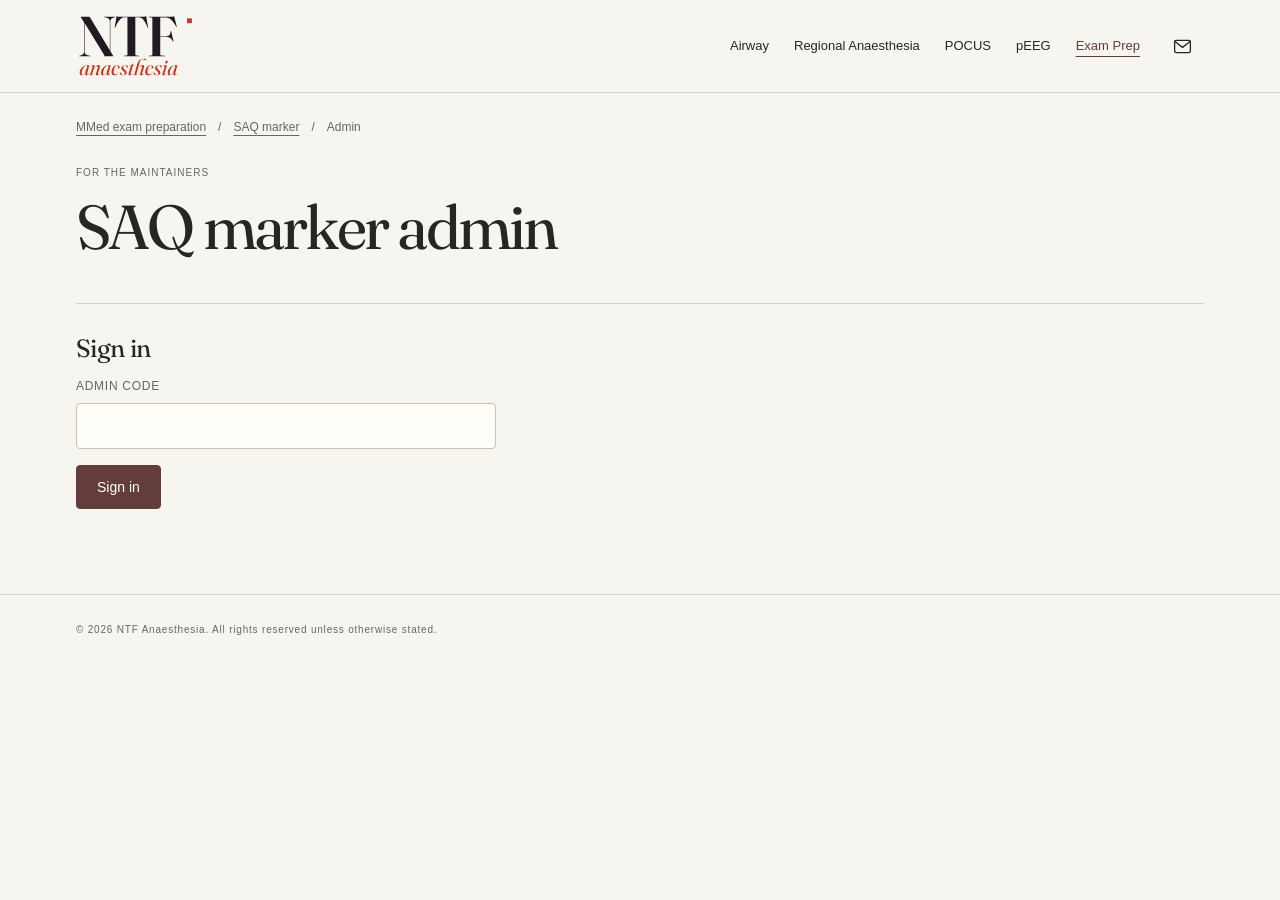
<file: exams/saq/admin/index.html>
<!doctype html>
<html lang="en">
<head>
<meta charset="utf-8">
<meta name="viewport" content="width=device-width,initial-scale=1">
<meta name="robots" content="noindex,nofollow">
<title>SAQ marker admin — NTF Anaesthesia</title>
<meta name="description" content="Settings and usage for the SAQ marker.">
<link rel="canonical" href="https://exams.anantf.com/saq/admin/">
<link rel="stylesheet" href="../../assets/navigation.css?v=20261007-framing">
<link rel="stylesheet" href="../../assets/site-shell.css?v=20261007-framing">
<link rel="stylesheet" href="../../assets/header-nav.css?v=20261008">
<link rel="stylesheet" href="../../saq/saq.css?v=20261126">
<script defer src="../../assets/navigation.js?v=20261008"></script>
<script type="module" src="admin.js?v=20261126"></script>
</head>
<body data-page="saq">
<header class="ntf-header"><div class="ntf-header-inner"><a class="ntf-logo" href="https://anantf.com/" aria-label="NTF Anaesthesia home"><img src="../../ana-ntf-logo.svg?v=clean" alt="NTF Anaesthesia" width="229" height="120"></a><button class="ntf-mobile-toggle" type="button" aria-expanded="false" aria-controls="ntf-main-nav">Menu <svg viewBox="0 0 20 20" width="18" height="18" fill="none" stroke="currentColor" aria-hidden="true"><path d="M3 6h14M3 10h14M3 14h14"/></svg></button><nav class="ntf-nav" id="ntf-main-nav" aria-label="Main navigation"><a href="https://anantf.com/airway.html">Airway</a><a href="https://anantf.com/regional.html">Regional Anaesthesia</a><a href="https://anantf.com/pocus/">POCUS</a><a href="https://anantf.com/bis/">pEEG</a><a href="../../" aria-current="page">Exam Prep</a></nav><a class="ntf-contact" href="mailto:contact@anantf.com" aria-label="Email NTF Anaesthesia" title="Email NTF Anaesthesia"><svg viewBox="0 0 24 24" width="21" height="21" fill="none" stroke="currentColor" stroke-width="1.5" stroke-linecap="round" stroke-linejoin="round" aria-hidden="true"><rect x="3" y="5" width="18" height="14" rx="2"/><path d="m3 6 9 7 9-7"/></svg></a></div></header>
<main class="site-container saq" id="main">
<nav class="essay-breadcrumb" aria-label="Breadcrumb"><a href="../../">MMed exam preparation</a><span aria-hidden="true">/</span><a href="../">SAQ marker</a><span aria-hidden="true">/</span><span aria-current="page">Admin</span></nav>
<div class="saq-hero">
  <div><p class="page-kicker">For the maintainers</p><h1>SAQ marker admin</h1></div>
  <div class="saq-meter"><button class="saq-btn ghost" type="button" id="signout" hidden>Sign out</button></div>
</div>
<div id="notice" class="saq-notice" hidden></div>

<section class="saq-panel saq-code" id="p-login" hidden>
  <h2>Sign in</h2>
  <form id="login-form">
    <label for="code">Admin code</label>
    <input id="code" type="password" autocomplete="current-password" required>
    <div class="saq-row"><button class="saq-btn" type="submit">Sign in</button></div>
    <p class="saq-err" id="login-err" role="alert"></p>
  </form>
</section>

<section class="saq-panel" id="p-dash" hidden>
  <h2>This month <span class="saq-small" id="period"></span></h2>
  <div class="saq-tiles" id="tiles"></div>
  <div class="saq-grid2">
    <div>
      <div class="saq-card"><h2>Marks per day</h2><div id="chart-days"></div><p class="saq-small">Last 30 days (SGT).</p></div>
      <div class="saq-card"><h2>Score spread</h2><div id="chart-scores"></div><p class="saq-small">Raw scores, all time.</p></div>
      <div class="saq-card"><h2>Per essay</h2><table class="saq-table" id="essays"></table></div>
    </div>
    <div>
      <div class="saq-card">
        <h2>Settings</h2>
        <form class="saq-form" id="settings">
          <div class="wide"><label class="saq-check"><input type="checkbox" name="enabled"> Marker on</label></div>
          <div class="wide"><label for="s-message">Message when off</label><input id="s-message" name="message" type="text" maxlength="300" placeholder="The marker is paused for now."></div>
          <div><label for="s-dev">Marks per device per day</label><input id="s-dev" name="perDevice" type="number" min="0" max="1000" step="1"></div>
          <div><label for="s-ip">Marks per IP per day</label><input id="s-ip" name="perIp" type="number" min="0" max="10000" step="1"></div>
          <div><label for="s-cap">Monthly cap (US$)</label><input id="s-cap" name="monthlyCap" type="number" min="0" max="10000" step="0.01"></div>
          <div><label for="s-model">Model</label><select id="s-model" name="model"></select></div>
          <div class="wide"><label class="saq-check"><input type="checkbox" name="ownQuestion"> Own questions allowed</label></div>
          <div class="wide"><label for="s-code">New resident code</label><input id="s-code" name="residentCode" type="text" autocomplete="off" placeholder="Leave empty to keep the current code"><p class="saq-small" id="code-state"></p></div>
          <div class="wide saq-row" style="margin:0"><button class="saq-btn" type="submit">Save</button><span class="saq-small" id="saved"></span></div>
        </form>
      </div>
      <div class="saq-card"><h2>Tokens this month</h2><table class="saq-table" id="tokens"></table></div>
    </div>
  </div>
</section>
</main>
<footer class="ntf-footer"><div class="ntf-footer-inner"><div class="ntf-footer-identity"><span class="ntf-copyright">© 2026 NTF Anaesthesia. All rights reserved unless otherwise stated.</span></div></div></footer>
</body>
</html>
</file>
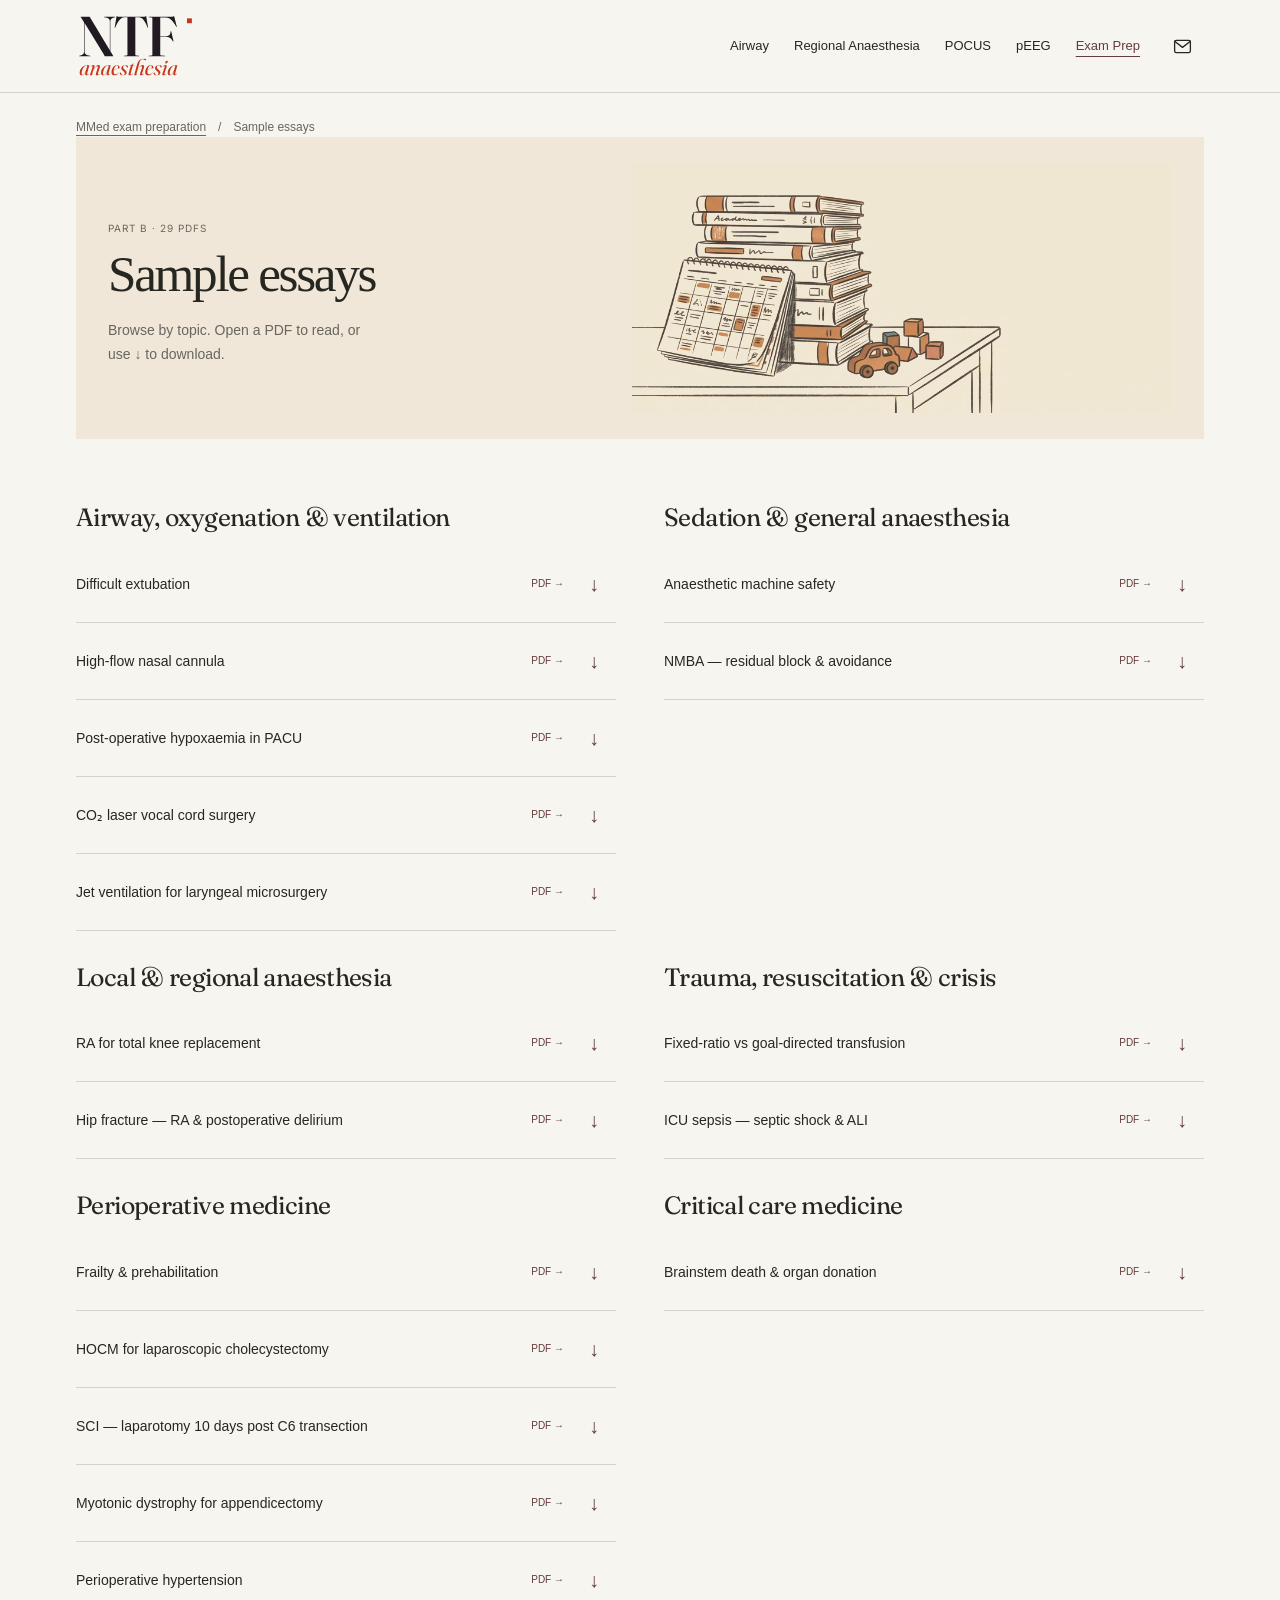
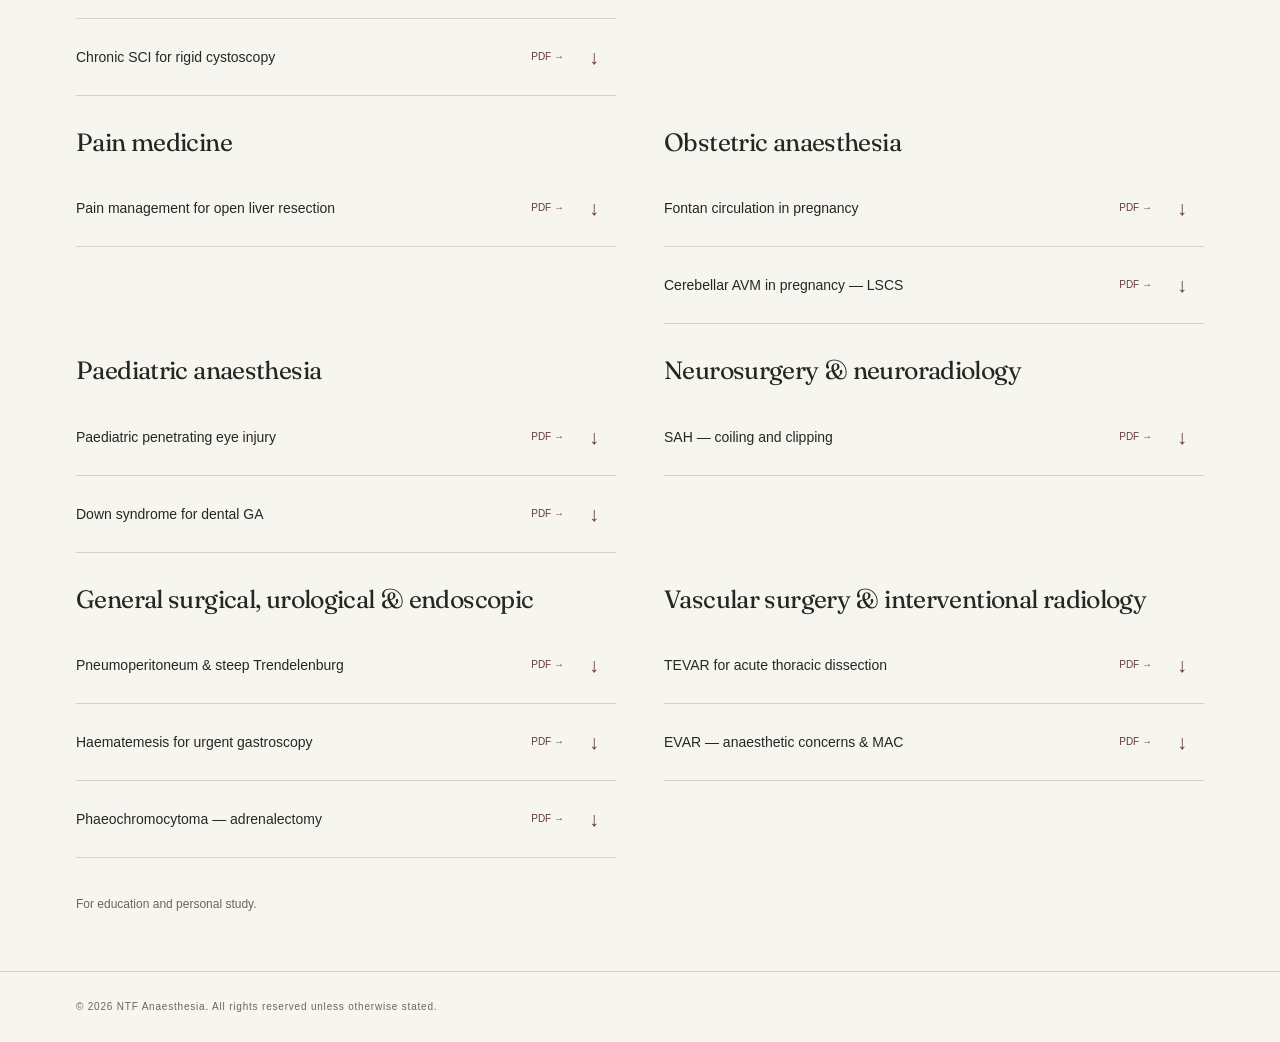
<file: exams/essays.html>
<!doctype html><html lang="en"><head><meta charset="utf-8"><meta name="viewport" content="width=device-width,initial-scale=1"><meta name="robots" content="noindex,follow"><title>Sample essays — NTF Anaesthesia</title><meta name="description" content="29 MMed Anaesthesia Part B sample essays, organised by topic. Read or download each PDF."><link rel="canonical" href="https://exams.anantf.com/essays.html"><link rel="stylesheet" href="assets/navigation.css?v=20261007-framing"><link rel="stylesheet" href="assets/site-shell.css?v=20261007-framing"><script defer src="assets/navigation.js?v=20261008"></script><link rel="stylesheet" href="assets/header-nav.css?v=20261008"><link rel="stylesheet" href="assets/banner-framing.css?v=20261008"></head><body data-page="essays"><header class="ntf-header"><div class="ntf-header-inner"><a class="ntf-logo" href="https://anantf.com/" aria-label="NTF Anaesthesia home"><img src="ana-ntf-logo.svg?v=clean" alt="NTF Anaesthesia" width="229" height="120"></a><button class="ntf-mobile-toggle" type="button" aria-expanded="false" aria-controls="ntf-main-nav">Menu <svg viewBox="0 0 20 20" width="18" height="18" fill="none" stroke="currentColor" aria-hidden="true"><path d="M3 6h14M3 10h14M3 14h14"/></svg></button><nav class="ntf-nav" id="ntf-main-nav" aria-label="Main navigation"><a href="https://anantf.com/airway.html">Airway</a><a href="https://anantf.com/regional.html">Regional Anaesthesia</a><a href="https://anantf.com/pocus/">POCUS</a><a href="https://anantf.com/bis/">pEEG</a><a href="./" aria-current="page">Exam Prep</a></nav><a class="ntf-contact" href="mailto:contact@anantf.com" aria-label="Email NTF Anaesthesia" title="Email NTF Anaesthesia"><svg viewBox="0 0 24 24" width="21" height="21" fill="none" stroke="currentColor" stroke-width="1.5" stroke-linecap="round" stroke-linejoin="round" aria-hidden="true"><rect x="3" y="5" width="18" height="14" rx="2"/><path d="m3 6 9 7 9-7"/></svg></a></div></header><main class="site-container essay-directory" id="main"><nav class="essay-breadcrumb" aria-label="Breadcrumb"><a href="./">MMed exam preparation</a><span aria-hidden="true">/</span><span aria-current="page">Sample essays</span></nav><div class="essay-directory-hero ether-banner ntf-illustrated-banner"><div><p class="page-kicker">Part B · 29 PDFs</p><h1>Sample essays</h1><p class="essay-intro">Browse by topic. Open a PDF to read, or use ↓ to download.</p></div><figure class="ether-art study-banner-art"><img src="assets/ether-study.webp" width="1100" height="614" alt="" decoding="async"></figure></div><div class="essay-topics"><section class="essay-topic"><h2>Airway, oxygenation &amp; ventilation</h2><ul><li><a class="essay-title-link" href="reference/01_difficult-extubation.pdf"><span>Difficult extubation</span><span class="pdf-label">PDF <span aria-hidden="true">→</span></span></a><a class="essay-download" href="reference/01_difficult-extubation.pdf" download aria-label="Download Difficult extubation PDF">↓</a></li><li><a class="essay-title-link" href="reference/05_high-flow-nasal-cannula.pdf"><span>High-flow nasal cannula</span><span class="pdf-label">PDF <span aria-hidden="true">→</span></span></a><a class="essay-download" href="reference/05_high-flow-nasal-cannula.pdf" download aria-label="Download High-flow nasal cannula PDF">↓</a></li><li><a class="essay-title-link" href="reference/09_postoperative-hypoxaemia-pacu.pdf"><span>Post-operative hypoxaemia in PACU</span><span class="pdf-label">PDF <span aria-hidden="true">→</span></span></a><a class="essay-download" href="reference/09_postoperative-hypoxaemia-pacu.pdf" download aria-label="Download Post-operative hypoxaemia in PACU PDF">↓</a></li><li><a class="essay-title-link" href="reference/20_co2-laser-vocal-cord-surgery.pdf"><span>CO₂ laser vocal cord surgery</span><span class="pdf-label">PDF <span aria-hidden="true">→</span></span></a><a class="essay-download" href="reference/20_co2-laser-vocal-cord-surgery.pdf" download aria-label="Download CO₂ laser vocal cord surgery PDF">↓</a></li><li><a class="essay-title-link" href="reference/21_jet-ventilation-laryngeal-microsurgery.pdf"><span>Jet ventilation for laryngeal microsurgery</span><span class="pdf-label">PDF <span aria-hidden="true">→</span></span></a><a class="essay-download" href="reference/21_jet-ventilation-laryngeal-microsurgery.pdf" download aria-label="Download Jet ventilation for laryngeal microsurgery PDF">↓</a></li></ul></section><section class="essay-topic"><h2>Sedation &amp; general anaesthesia</h2><ul><li><a class="essay-title-link" href="reference/04_anaesthetic-machine-safety.pdf"><span>Anaesthetic machine safety</span><span class="pdf-label">PDF <span aria-hidden="true">→</span></span></a><a class="essay-download" href="reference/04_anaesthetic-machine-safety.pdf" download aria-label="Download Anaesthetic machine safety PDF">↓</a></li><li><a class="essay-title-link" href="reference/28_nmba-residual-block.pdf"><span>NMBA — residual block &amp; avoidance</span><span class="pdf-label">PDF <span aria-hidden="true">→</span></span></a><a class="essay-download" href="reference/28_nmba-residual-block.pdf" download aria-label="Download NMBA — residual block &amp; avoidance PDF">↓</a></li></ul></section><section class="essay-topic"><h2>Local &amp; regional anaesthesia</h2><ul><li><a class="essay-title-link" href="reference/15_regional-anaesthesia-total-knee-replacement.pdf"><span>RA for total knee replacement</span><span class="pdf-label">PDF <span aria-hidden="true">→</span></span></a><a class="essay-download" href="reference/15_regional-anaesthesia-total-knee-replacement.pdf" download aria-label="Download RA for total knee replacement PDF">↓</a></li><li><a class="essay-title-link" href="reference/29_hip-fracture-ra-delirium.pdf"><span>Hip fracture — RA &amp; postoperative delirium</span><span class="pdf-label">PDF <span aria-hidden="true">→</span></span></a><a class="essay-download" href="reference/29_hip-fracture-ra-delirium.pdf" download aria-label="Download Hip fracture — RA &amp; postoperative delirium PDF">↓</a></li></ul></section><section class="essay-topic"><h2>Trauma, resuscitation &amp; crisis</h2><ul><li><a class="essay-title-link" href="reference/14_fixed-ratio-vs-goal-directed-transfusion.pdf"><span>Fixed-ratio vs goal-directed transfusion</span><span class="pdf-label">PDF <span aria-hidden="true">→</span></span></a><a class="essay-download" href="reference/14_fixed-ratio-vs-goal-directed-transfusion.pdf" download aria-label="Download Fixed-ratio vs goal-directed transfusion PDF">↓</a></li><li><a class="essay-title-link" href="reference/26_icu-sepsis-septic-shock.pdf"><span>ICU sepsis — septic shock &amp; ALI</span><span class="pdf-label">PDF <span aria-hidden="true">→</span></span></a><a class="essay-download" href="reference/26_icu-sepsis-septic-shock.pdf" download aria-label="Download ICU sepsis — septic shock &amp; ALI PDF">↓</a></li></ul></section><section class="essay-topic"><h2>Perioperative medicine</h2><ul><li><a class="essay-title-link" href="reference/02_frailty-prehabilitation.pdf"><span>Frailty &amp; prehabilitation</span><span class="pdf-label">PDF <span aria-hidden="true">→</span></span></a><a class="essay-download" href="reference/02_frailty-prehabilitation.pdf" download aria-label="Download Frailty &amp; prehabilitation PDF">↓</a></li><li><a class="essay-title-link" href="reference/06_hocm-laparoscopic-cholecystectomy.pdf"><span>HOCM for laparoscopic cholecystectomy</span><span class="pdf-label">PDF <span aria-hidden="true">→</span></span></a><a class="essay-download" href="reference/06_hocm-laparoscopic-cholecystectomy.pdf" download aria-label="Download HOCM for laparoscopic cholecystectomy PDF">↓</a></li><li><a class="essay-title-link" href="reference/08_spinal-cord-injury-laparotomy.pdf"><span>SCI — laparotomy 10 days post C6 transection</span><span class="pdf-label">PDF <span aria-hidden="true">→</span></span></a><a class="essay-download" href="reference/08_spinal-cord-injury-laparotomy.pdf" download aria-label="Download SCI — laparotomy 10 days post C6 transection PDF">↓</a></li><li><a class="essay-title-link" href="reference/11_myotonic-dystrophy-appendicectomy.pdf"><span>Myotonic dystrophy for appendicectomy</span><span class="pdf-label">PDF <span aria-hidden="true">→</span></span></a><a class="essay-download" href="reference/11_myotonic-dystrophy-appendicectomy.pdf" download aria-label="Download Myotonic dystrophy for appendicectomy PDF">↓</a></li><li><a class="essay-title-link" href="reference/13_perioperative-hypertension.pdf"><span>Perioperative hypertension</span><span class="pdf-label">PDF <span aria-hidden="true">→</span></span></a><a class="essay-download" href="reference/13_perioperative-hypertension.pdf" download aria-label="Download Perioperative hypertension PDF">↓</a></li><li><a class="essay-title-link" href="reference/19_chronic-sci-rigid-cystoscopy.pdf"><span>Chronic SCI for rigid cystoscopy</span><span class="pdf-label">PDF <span aria-hidden="true">→</span></span></a><a class="essay-download" href="reference/19_chronic-sci-rigid-cystoscopy.pdf" download aria-label="Download Chronic SCI for rigid cystoscopy PDF">↓</a></li></ul></section><section class="essay-topic"><h2>Critical care medicine</h2><ul><li><a class="essay-title-link" href="reference/07_brainstem-death-organ-donation.pdf"><span>Brainstem death &amp; organ donation</span><span class="pdf-label">PDF <span aria-hidden="true">→</span></span></a><a class="essay-download" href="reference/07_brainstem-death-organ-donation.pdf" download aria-label="Download Brainstem death &amp; organ donation PDF">↓</a></li></ul></section><section class="essay-topic"><h2>Pain medicine</h2><ul><li><a class="essay-title-link" href="reference/16_pain-management-liver-resection.pdf"><span>Pain management for open liver resection</span><span class="pdf-label">PDF <span aria-hidden="true">→</span></span></a><a class="essay-download" href="reference/16_pain-management-liver-resection.pdf" download aria-label="Download Pain management for open liver resection PDF">↓</a></li></ul></section><section class="essay-topic"><h2>Obstetric anaesthesia</h2><ul><li><a class="essay-title-link" href="reference/10_fontan-circulation-pregnancy.pdf"><span>Fontan circulation in pregnancy</span><span class="pdf-label">PDF <span aria-hidden="true">→</span></span></a><a class="essay-download" href="reference/10_fontan-circulation-pregnancy.pdf" download aria-label="Download Fontan circulation in pregnancy PDF">↓</a></li><li><a class="essay-title-link" href="reference/23_cerebellar-avm-pregnancy-lscs.pdf"><span>Cerebellar AVM in pregnancy — LSCS</span><span class="pdf-label">PDF <span aria-hidden="true">→</span></span></a><a class="essay-download" href="reference/23_cerebellar-avm-pregnancy-lscs.pdf" download aria-label="Download Cerebellar AVM in pregnancy — LSCS PDF">↓</a></li></ul></section><section class="essay-topic"><h2>Paediatric anaesthesia</h2><ul><li><a class="essay-title-link" href="reference/12_paediatric-penetrating-eye-injury.pdf"><span>Paediatric penetrating eye injury</span><span class="pdf-label">PDF <span aria-hidden="true">→</span></span></a><a class="essay-download" href="reference/12_paediatric-penetrating-eye-injury.pdf" download aria-label="Download Paediatric penetrating eye injury PDF">↓</a></li><li><a class="essay-title-link" href="reference/27_down-syndrome-dental-ga.pdf"><span>Down syndrome for dental GA</span><span class="pdf-label">PDF <span aria-hidden="true">→</span></span></a><a class="essay-download" href="reference/27_down-syndrome-dental-ga.pdf" download aria-label="Download Down syndrome for dental GA PDF">↓</a></li></ul></section><section class="essay-topic"><h2>Neurosurgery &amp; neuroradiology</h2><ul><li><a class="essay-title-link" href="reference/25_sah-coiling-clipping.pdf"><span>SAH — coiling and clipping</span><span class="pdf-label">PDF <span aria-hidden="true">→</span></span></a><a class="essay-download" href="reference/25_sah-coiling-clipping.pdf" download aria-label="Download SAH — coiling and clipping PDF">↓</a></li></ul></section><section class="essay-topic"><h2>General surgical, urological &amp; endoscopic</h2><ul><li><a class="essay-title-link" href="reference/03_pneumoperitoneum-trendelenburg.pdf"><span>Pneumoperitoneum &amp; steep Trendelenburg</span><span class="pdf-label">PDF <span aria-hidden="true">→</span></span></a><a class="essay-download" href="reference/03_pneumoperitoneum-trendelenburg.pdf" download aria-label="Download Pneumoperitoneum &amp; steep Trendelenburg PDF">↓</a></li><li><a class="essay-title-link" href="reference/17_haematemesis-urgent-gastroscopy.pdf"><span>Haematemesis for urgent gastroscopy</span><span class="pdf-label">PDF <span aria-hidden="true">→</span></span></a><a class="essay-download" href="reference/17_haematemesis-urgent-gastroscopy.pdf" download aria-label="Download Haematemesis for urgent gastroscopy PDF">↓</a></li><li><a class="essay-title-link" href="reference/24_phaeochromocytoma-adrenalectomy.pdf"><span>Phaeochromocytoma — adrenalectomy</span><span class="pdf-label">PDF <span aria-hidden="true">→</span></span></a><a class="essay-download" href="reference/24_phaeochromocytoma-adrenalectomy.pdf" download aria-label="Download Phaeochromocytoma — adrenalectomy PDF">↓</a></li></ul></section><section class="essay-topic"><h2>Vascular surgery &amp; interventional radiology</h2><ul><li><a class="essay-title-link" href="reference/18_tevar-thoracic-dissection.pdf"><span>TEVAR for acute thoracic dissection</span><span class="pdf-label">PDF <span aria-hidden="true">→</span></span></a><a class="essay-download" href="reference/18_tevar-thoracic-dissection.pdf" download aria-label="Download TEVAR for acute thoracic dissection PDF">↓</a></li><li><a class="essay-title-link" href="reference/22_evar-anaesthetic-concerns.pdf"><span>EVAR — anaesthetic concerns &amp; MAC</span><span class="pdf-label">PDF <span aria-hidden="true">→</span></span></a><a class="essay-download" href="reference/22_evar-anaesthetic-concerns.pdf" download aria-label="Download EVAR — anaesthetic concerns &amp; MAC PDF">↓</a></li></ul></section></div><p class="essay-use-note">For education and personal study.</p></main><footer class="ntf-footer"><div class="ntf-footer-inner"><div class="ntf-footer-identity"><span class="ntf-copyright">© 2026 NTF Anaesthesia. All rights reserved unless otherwise stated.</span></div></div></footer></body></html>
</file>
<file: exams/assets/navigation.css>
@import url("./couture.css?v=20261007-ether");
@import url("./editorial-layout.css?v=1");
@import url("./site-shell.css?v=20261007-framing");
.ntf-header{position:sticky;top:0;z-index:60;background:rgba(237,237,235,.96);backdrop-filter:blur(16px);border-bottom:1px solid #cacac4;color:#262626;font-family:"Helvetica Neue",Arial,sans-serif}
.ntf-header-inner{max-width:1440px;margin:auto;padding:22px 56px;display:flex;align-items:center;justify-content:space-between;gap:24px;min-height:86px}
.ntf-logo{display:block;width:148px;line-height:0}.ntf-logo img{display:block;width:100%;height:auto}
.ntf-nav{display:flex;align-items:center;gap:30px;font-size:13px}.ntf-nav a{color:inherit;text-decoration:none}.ntf-nav>a{padding:12px 0}.ntf-nav>a:hover,.ntf-nav>a[aria-current=page]{text-decoration:underline;text-underline-offset:6px}
.ntf-menu{position:relative}.ntf-menu summary{display:flex;gap:9px;align-items:center;cursor:pointer;list-style:none;padding:12px 0;font:inherit;color:inherit;letter-spacing:0}.ntf-menu summary::-webkit-details-marker{display:none}.ntf-menu summary:after{content:'⌄';display:inline-block;transition:transform .2s}.ntf-menu[open] summary:after{transform:rotate(180deg)}
.ntf-menu-panel{position:absolute;top:calc(100% + 14px);right:0;width:300px;padding:13px;background:#f7f7f4;border:1px solid #cacac4;box-shadow:0 16px 40px #26262612}.ntf-menu-panel a{display:flex;justify-content:space-between;padding:13px 14px;font-size:13px;line-height:1.5}.ntf-menu-panel a:hover,.ntf-menu-panel a[aria-current=page]{background:#e7e7e2}.ntf-menu-panel .ntf-menu-all{border-top:1px solid #cacac4;margin-top:8px;padding-top:17px;color:#62625c}.ntf-menu-panel small{font-size:10px;color:#75756d}
.ntf-crumbs{max-width:1240px;margin:24px auto 0;padding:0 56px;display:flex;gap:11px;align-items:center;flex-wrap:wrap;font:11px/1.6 "Helvetica Neue",Arial,sans-serif;color:#74746c}.ntf-crumbs a{color:#50504b;text-decoration:none}.ntf-crumbs a:hover{text-decoration:underline}.ntf-crumbs [aria-current=page]{color:#262626}
.ntf-header :is(a,summary):focus-visible,.ntf-crumbs a:focus-visible{outline:2px solid #555;outline-offset:5px}
.ntf-footer{max-width:1440px;margin:auto;padding:28px 56px;border-top:1px solid #cacac4;display:flex;justify-content:space-between;gap:24px;color:#74746c;font:10px/1.6 ui-monospace,monospace}.ntf-footer a{color:inherit;text-decoration:none}.ntf-footer a:hover{text-decoration:underline}
.library-search{display:flex;align-items:center;gap:15px;max-width:600px;width:100%;border-bottom:1px solid #99998f;padding:14px 0}.library-search svg{width:18px;height:18px;flex-shrink:0}.library-search input{border:0;background:none;outline:none;border-radius:0;box-shadow:none!important;padding:0;width:100%;font:16px/1.5 "Helvetica Neue",Arial,sans-serif;color:#262626;text-align:left}.library-search:focus-within{border-bottom-color:#262626;box-shadow:0 1px #262626}.resource-card[hidden]{display:none!important}.library-toolbar{gap:25px!important}.library-empty{padding:35px 0;color:#62625c;font-size:15px}
@media(max-width:600px){.ntf-header-inner{padding:17px 23px;min-height:76px;gap:15px}.ntf-logo{width:117px}.ntf-nav{gap:21px;font-size:12px}.ntf-menu-panel{position:fixed;left:16px;right:16px;top:76px;width:auto;max-height:calc(100dvh - 95px);overflow:auto}.ntf-crumbs{padding-inline:24px;margin-top:18px}.ntf-footer{padding:25px 24px;font-size:9px}.library-toolbar{align-items:flex-start;flex-direction:column}.library-search input{font-size:16px}}
@media(prefers-reduced-motion:reduce){.ntf-menu summary:after{transition:none}}
</file>
<file: exams/assets/site-shell.css>
/* Shared site chrome: one grid, one logo size, one footer across every page. */
:root{--site-width:1240px;--site-gutter:56px}
body .site-container,body .ntf-header-inner,body .ntf-footer-inner{box-sizing:border-box;width:100%;max-width:var(--site-width);margin-inline:auto;padding-inline:var(--site-gutter)}
body .ntf-header{color:#272722;background:#f7f5eff5;border-bottom:1px solid #d7d2c8;font-family:Inter,Arial,sans-serif}
body .ntf-header-inner{height:92px;min-height:92px;padding-block:12px;gap:24px;display:flex;align-items:center;justify-content:space-between}
body .ntf-logo,body .ntf-logo img{display:block;flex-shrink:0;width:124px;height:65px;object-fit:contain}
body .ntf-nav{display:flex;align-items:center;gap:32px;font:400 13px/1.5 Inter,Arial,sans-serif}
body .ntf-nav> a,body .ntf-menu>summary{min-height:44px;display:flex;align-items:center}
body .ntf-footer{display:block;box-sizing:border-box;width:100%;max-width:none;margin:0;padding:0;border-top:1px solid #d7d2c8;background:#f7f5ef;color:#68665f;font:11px/1.7 Inter,Arial,sans-serif}
body .ntf-footer-inner{padding-block:24px;min-height:94px;display:flex;align-items:center;justify-content:space-between;gap:24px}
body .ntf-footer-identity{display:flex;flex-direction:column;gap:3px}
body .ntf-footer-identity>span:first-child{font-size:10px;letter-spacing:.08em}
body .ntf-footer a{color:inherit;text-decoration:none}
body .ntf-footer a:hover{text-decoration:underline;text-underline-offset:4px}
body .ntf-footer .footer-links{display:flex;align-items:center;gap:24px;flex-shrink:0;font:inherit}
body .ntf-footer .footer-links a{display:inline-flex;align-items:center;min-height:44px}
body .page-wrap,body .ntf-crumbs,body .exam-page>.container,body .credits-main,body .ac-entry{box-sizing:border-box;max-width:var(--site-width);padding-inline:var(--site-gutter);margin-inline:auto}
body .author-credit{font:14px/1.8 Inter,Arial,sans-serif;color:#68665f;margin:0}
body .author-credit a{color:#633d3c;text-decoration:underline;text-underline-offset:4px}
body .essay-collection-link{display:inline-flex;align-items:center;gap:16px;min-height:44px;margin-top:14px;border-bottom:1px solid #a59a89;color:#633d3c;font:500 13px/1.5 Inter,Arial,sans-serif;text-decoration:none}
body .resource-notice{padding-block:28px;border-top:1px solid #d7d2c8}
body .resource-notice .footer-note{max-width:760px;font:12px/1.8 Inter,Arial,sans-serif;color:#68665f}
body.plexus-app .top{position:static}
body.plexus-app .top-inner{max-width:var(--site-width);padding-inline:var(--site-gutter);display:flex;align-items:center;justify-content:space-between}
body.plexus-app .brand{display:block}
body.plexus-app .org{display:block;font-size:11px;margin:0 0 14px}
body.plexus-app .blockbar-inner,body.plexus-app .foot-inner{max-width:var(--site-width);padding-inline:var(--site-gutter)}
body.plexus-app .foot{border-bottom:0}
.embedded-demo .ntf-header,.embedded-demo .ntf-footer{display:none}
body[data-page=essays]{margin:0;background:#f7f5ef;color:#272722;font:15px/1.7 Inter,Arial,sans-serif}
body .essay-directory{padding-bottom:44px}
body .essay-breadcrumb{display:flex;flex-wrap:wrap;gap:12px;padding-top:24px;font-size:12px;color:#68665f}
body .essay-breadcrumb a{color:inherit;text-underline-offset:4px}
body .essay-directory-hero{display:grid;grid-template-columns:1.25fr 1fr;gap:32px;align-items:center;padding-block:32px;border-bottom:1px solid #d7d2c8}
body .essay-directory h1{font:400 clamp(42px,5.2vw,68px)/1.08 'NTF Serif',Georgia,serif;letter-spacing:-.045em;margin:14px 0 18px}
body .essay-directory-hero .ether-art{max-width:380px;justify-self:end}
body .essay-intro{font-size:14px;color:#68665f;max-width:42ch;margin:14px 0 0}
body .essay-topics{display:grid;grid-template-columns:1fr 1fr;gap:30px 48px;padding-top:32px;align-items:start}
body .essay-topic h2{font:400 25px/1.3 'NTF Serif',Georgia,serif;letter-spacing:-.025em;margin:0 0 12px}
body .essay-topic ul{list-style:none;padding:0;margin:0}
body .essay-topic li{display:flex;align-items:center;gap:8px;border-bottom:1px solid #d7d2c8}
body .essay-title-link{display:flex;align-items:center;justify-content:space-between;gap:16px;flex:1;min-width:0;min-height:56px;padding-block:10px;color:inherit;text-decoration:none;font-size:14px;line-height:1.6}
body .essay-title-link:hover{color:#633d3c}
body .pdf-label{white-space:nowrap;color:#633d3c;font-size:10px}
body .essay-download{display:flex;align-items:center;justify-content:center;width:44px;min-height:44px;flex-shrink:0;color:#633d3c;text-decoration:none;font-size:20px}
body .essay-download:hover{background:#eeece5}
body .essay-use-note{margin-top:36px;font-size:12px;color:#68665f}
body .ntf-header a:focus-visible,body .ntf-header summary:focus-visible,body .ntf-footer a:focus-visible,body .essay-directory a:focus-visible{outline:2px solid #633d3c;outline-offset:3px}
@media(max-width:760px){
 :root{--site-gutter:22px}
 body .ntf-header-inner{height:80px;min-height:80px;padding-block:12px;gap:16px}
 body .ntf-logo,body .ntf-logo img{width:105px;height:55px}
 body .ntf-nav{gap:20px;font-size:12px}
 body .ntf-menu-panel{position:fixed;top:80px;left:16px;right:16px;width:auto;max-height:calc(100dvh - 96px);overflow:auto}
 body .ntf-footer-inner{align-items:flex-start;flex-direction:column;gap:8px;padding-block:20px}
 body .ntf-footer .footer-links{gap:24px}
 body .essay-directory-hero{grid-template-columns:1fr;gap:20px;padding-block:26px}
 body .essay-directory-hero .ether-art{max-width:260px;justify-self:center}
 body .essay-topics{grid-template-columns:1fr;gap:28px;padding-top:28px}
 body .essay-topic h2{font-size:24px}
 body .essay-directory h1{font-size:44px}
 body.plexus-app .top-inner>div:first-child{display:block}
 body.plexus-app .top-tools{align-self:flex-start}
 body.plexus-app h1{font-size:32px}
}
@media(max-width:359px){body .ntf-nav{gap:12px}body .ntf-header-inner{gap:10px}}
body{margin:0}
body .ntf-footer .footer-links{margin:0;padding:0;border:0}
body .ntf-footer-identity>a{min-height:0;display:block}
/* The encrypted guide loads this shared stylesheet after it is unlocked. */
body .ntf-footer:not(:has(.ntf-footer-inner)){box-sizing:border-box;max-width:var(--site-width);margin-inline:auto;padding:24px var(--site-gutter);display:flex;align-items:center;justify-content:space-between;gap:24px}
body .ntf-footer:not(:has(.ntf-footer-inner))>a{min-height:44px;display:inline-flex;align-items:center}
@media(max-width:760px){body .ntf-footer:not(:has(.ntf-footer-inner)){align-items:flex-start;flex-direction:column;gap:8px;padding-block:20px}}
/* Keep page navigation immediate and avoid cross-document transition glitches. */
@view-transition{navigation:none}
/* ETHER: panoramic paper banners, with copy kept clear of the illustration. */
body .ether-banner,body .exam-page .exam-hero.ether-banner,body[data-page=library] .section-heading.ether-banner{position:relative;isolation:isolate;display:block;overflow:hidden;background:#f0e7d8;border:0;padding:38px 40px;min-height:280px;margin:24px 0 32px;box-sizing:border-box}
body .ether-banner> :not(.ether-art):not(.directory-illustration){position:relative;z-index:2;max-width:56%}
body .ether-banner .ether-art,body .ether-banner .directory-illustration{position:absolute;z-index:0;inset:0 0 0 auto;display:block;width:65%;height:100%;max-width:none;margin:0;pointer-events:none;mask-image:linear-gradient(to right,transparent,black 24%);-webkit-mask-image:linear-gradient(to right,transparent,black 24%)}
body .ether-banner .ether-art img,body .ether-banner .directory-illustration img{display:block;position:static;width:100%;height:100%;max-height:none;object-fit:cover;object-position:center 62%;mix-blend-mode:multiply;opacity:.82;filter:none}
body .ether-banner .hero-text{padding:0}
body .ether-banner h1,body .exam-page .exam-hero.ether-banner h1{font-size:clamp(40px,4.5vw,60px);margin:0 0 18px;line-height:1.08}
body .ether-banner .page-lead,body .ether-banner .essay-intro{max-width:35ch}
body .ether-banner:before,body .ether-banner:after{display:none}
body .ether-banner .ether-art:after{content:'';position:absolute;inset:0;background:linear-gradient(90deg,#f0e7d8b3,transparent 65%)}
body .editorial-callout.ether-banner{min-height:220px;padding-block:36px}
body .editorial-callout.ether-banner .ether-art{width:60%}
body .page-columns:has(.priorities-banner){display:block}
body .priorities-banner{min-height:220px;margin-top:0}
body .priorities-banner>p,body .priorities-banner>h2{max-width:48%}
body .priorities-banner .aside-art{width:60%}
body .ac-banner{grid-column:1/-1;margin:0;min-height:260px}
body .ac-entry:has(.ac-banner){grid-template-columns:1fr;gap:0}
body .ac-entry:has(.ac-banner) .ac-form-panel{width:100%;max-width:600px;margin-inline:auto;box-sizing:border-box}
body[data-page=library] .directory-layout{display:block}
body[data-page=library] .section-heading.ether-banner{min-height:250px;padding:40px;margin-top:0}
body[data-page=library] .section-heading.ether-banner h1{font-size:60px;margin:0 0 18px}
body[data-page=library] .section-heading.ether-banner p{font-size:15px;max-width:30ch;margin:0}
body[data-page=library] .section-heading.ether-banner .directory-illustration:after{display:none}
body .essay-directory-hero.ether-banner .ether-art img,body .exam-hero.ether-banner .ether-art img{object-position:center 80%}
@media(max-width:760px){
 body .ether-banner,body .exam-page .exam-hero.ether-banner,body[data-page=library] .section-heading.ether-banner{padding:25px 24px 0;min-height:0;margin:20px 0 26px;display:flex;flex-direction:column}
 body .ether-banner> :not(.ether-art):not(.directory-illustration){max-width:none;width:100%}
 body .ether-banner .ether-art,body .ether-banner .directory-illustration,body .editorial-callout.ether-banner .ether-art,body .priorities-banner .aside-art{position:relative;inset:auto;align-self:stretch;width:calc(100% + 48px);height:145px;flex:none;margin:20px -24px 0;mask-image:linear-gradient(to bottom,transparent,black 24%);-webkit-mask-image:linear-gradient(to bottom,transparent,black 24%)}
 body .ether-banner .ether-art img,body .ether-banner .directory-illustration img{height:100%;max-height:none;object-position:center 62%;opacity:1}
 body .ether-banner .ether-art:after{display:none}
 body .ether-banner h1,body .exam-page .exam-hero.ether-banner h1,body[data-page=library] .section-heading.ether-banner h1{font-size:clamp(34px,8.8vw,48px);margin:0 0 15px}
 body .ether-banner .page-lead{font-size:15px}
 body .ether-banner .author-credit{font-size:13px}
 body .ether-banner .essay-collection-link{margin-top:8px;font-size:12px}
 body .ether-banner .page-link{margin-top:10px}
 body .priorities-banner>p,body .priorities-banner>h2{max-width:none}
 body .ac-banner{margin-top:0}
 body .ac-banner .ether-art img{object-position:center 45%}
}
body .ac-entry:has(.ac-banner){row-gap:24px}

/* One accessible email action in the header; identity only in the footer. */
body .ntf-nav .ntf-contact{width:44px;height:44px;min-width:44px;padding:0;display:inline-flex;align-items:center;justify-content:center;border-radius:50%;flex-shrink:0}
body .ntf-contact svg{width:21px;height:21px;display:block;flex-shrink:0}
body .ntf-nav .ntf-contact:hover{background:#e9e5dc;text-decoration:none}
body .ntf-footer-inner{min-height:70px;padding-block:20px}
@media(max-width:760px){body .ntf-nav{gap:12px}body .ntf-header-inner{gap:12px}}
@media(max-width:359px){body .ntf-header-inner{padding-inline:16px;gap:8px}body .ntf-logo,body .ntf-logo img{width:80px;height:46px}body .ntf-nav{gap:8px;font-size:11px}}

body .ntf-footer-identity>.ntf-copyright{font-size:11px;letter-spacing:0;line-height:1.7;text-transform:none;text-wrap:pretty}

/* Frame whole subjects, cropping the study illustration's empty upper margin. */
body .department-banner{min-height:300px}
body .department-banner .ether-art{width:58%;mask-image:none;-webkit-mask-image:none}
body .department-banner .ether-art img{position:absolute;right:0;width:auto;height:100%;max-width:none;object-fit:contain;object-position:right center;mask-image:linear-gradient(to right,transparent,black 22%);-webkit-mask-image:linear-gradient(to right,transparent,black 22%)}
body .department-banner .ether-art:after,body .ether-banner .study-banner-art:after{display:none}
body .ether-banner .study-banner-art{width:48%;overflow:hidden;mask-image:linear-gradient(to right,transparent,black 8%);-webkit-mask-image:linear-gradient(to right,transparent,black 8%)}
body .exam-hero.ether-banner .study-banner-art img,body .essay-directory-hero.ether-banner .study-banner-art img{position:absolute;bottom:0;left:0;width:100%;height:140%;max-height:none;object-fit:cover;object-position:left bottom}
body .naps-feature .page-link{margin-top:18px}
@media(max-width:700px){
 body .department-banner{min-height:0}
 body .department-banner .ether-art,body .ether-banner .study-banner-art{width:calc(100% + 48px);height:210px;margin:18px -24px 0;mask-image:linear-gradient(to bottom,transparent,black 12%);-webkit-mask-image:linear-gradient(to bottom,transparent,black 12%)}
 body .department-banner .ether-art img{position:static;width:100%;object-fit:contain;object-position:center;mask-image:none;-webkit-mask-image:none}
 body .exam-hero.ether-banner .study-banner-art img,body .essay-directory-hero.ether-banner .study-banner-art img{height:140%;object-position:left bottom}
}
</file>
<file: exams/assets/header-nav.css>
/* Shared primary navigation, with a single disclosure menu on smaller screens. */
body .ntf-header-inner{gap:20px}body .ntf-nav{gap:25px;margin-left:auto;font:400 13px/1.4 Inter,Arial,sans-serif}body .ntf-nav>a{white-space:nowrap}body .ntf-menu summary{white-space:nowrap}body .ntf-contact{display:inline-flex;align-items:center;justify-content:center;width:44px;height:44px;flex-shrink:0;border-radius:50%;color:#272722;text-decoration:none}body .ntf-contact:hover{background:#e9e5dc}body .ntf-mobile-toggle{display:none;background:none;border:0;align-items:center;gap:10px;min-height:44px;padding:8px 0;font:13px Inter,Arial,sans-serif;color:#272722;cursor:pointer}body .ntf-menu-panel{background:#f7f5ef;border-color:#d7d2c8;width:285px}body .ntf-menu-panel a{min-height:44px;font-size:13px}body .ntf-nav>a[aria-current=page]{color:#633d3c}body .ntf-menu:has(a[aria-current=page])>summary{color:#633d3c}body .ntf-header :is(a,button,summary):focus-visible{outline:2px solid #633d3c;outline-offset:4px}body .ntf-nav>a{min-height:44px}body .ntf-header-inner>.ntf-contact svg{width:21px;height:21px}
@media(max-width:900px){body .ntf-header-inner{height:80px;min-height:80px;gap:22px}body .ntf-logo,body .ntf-logo img{width:102px;height:54px}body .ntf-mobile-toggle{display:inline-flex;margin-left:auto}body .ntf-nav{display:none;position:fixed;top:80px;left:0;right:0;margin:0;max-height:calc(100dvh - 80px);overflow-y:auto;background:#f7f5ef;border-bottom:1px solid #d7d2c8;padding:14px var(--site-gutter) 24px;box-shadow:0 16px 24px #2727220a}body .ntf-nav.is-open{display:block}body .ntf-nav>a,body .ntf-menu>summary{font-size:17px;padding:16px 0;min-height:52px;border-bottom:1px solid #d7d2c8;justify-content:space-between}body .ntf-menu-panel{position:static;top:auto;right:auto;left:auto;width:100%;padding:8px 0 12px;border:0;box-shadow:none;max-height:none;background:transparent}body .ntf-menu-panel a{padding:13px 20px;font-size:14px;background:#eee9df;margin-top:4px}body.ntf-nav-open{overflow:hidden}body .ntf-menu summary:after{margin-left:auto}body .ntf-header-inner>.ntf-contact{margin-right:-10px}}
@media(max-width:500px){body .ntf-header-inner{gap:16px}body .ntf-nav{padding-inline:24px}body .ntf-logo,body .ntf-logo img{width:94px;height:50px}}
</file>
<file: exams/assets/banner-framing.css>
/* Shared framing supersedes the legacy cover crops. Keep complete subjects inside each banner. */
body .ntf-illustrated-banner{
 display:grid!important;grid-template-columns:minmax(0,1fr) minmax(0,1.08fr)!important;
 align-items:center;gap:24px!important;width:100%!important;min-height:260px!important;
 padding:26px 32px!important;margin:0 0 30px!important;border:0!important;
 background:#f0e7d8!important;overflow:hidden;isolation:isolate;
}
body .ntf-illustrated-banner>div:first-child{position:relative!important;max-width:none!important;width:100%!important;min-width:0;padding:0!important;z-index:2}
body .ntf-illustrated-banner:before,body .ntf-illustrated-banner:after,
body .ntf-illustrated-banner :is(figure,aside):after{display:none!important}
body .ntf-illustrated-banner>:is(figure,aside,img){
 position:relative!important;inset:auto!important;width:100%!important;height:250px!important;
 max-width:none!important;margin:0!important;min-width:0;justify-self:stretch;
 mask-image:none!important;-webkit-mask-image:none!important;
}
body .ntf-illustrated-banner img{
 position:static!important;inset:auto!important;display:block;width:100%!important;height:100%!important;
 max-width:100%!important;max-height:100%!important;object-fit:contain!important;object-position:center!important;
 opacity:.9;mix-blend-mode:multiply;mask-image:none!important;-webkit-mask-image:none!important;transform:none!important;
}
body .ntf-illustrated-banner>img{height:250px!important}
body .ntf-illustrated-banner h1{font:400 clamp(34px,4vw,54px)/1.08 Georgia,serif!important;letter-spacing:-.045em;margin:0 0 18px!important;white-space:normal!important}
body .ntf-illustrated-banner :is(.page-lead,.guide-intro){font-size:15px;line-height:1.7;max-width:38ch}
body .ntf-illustrated-banner .source-note{margin-top:12px;padding-block:0}
body .ntf-illustrated-banner .study-banner-art{overflow:hidden}
/* The study artwork has empty space on the right; retain the full book stack and tabletop. */
body .ntf-illustrated-banner .study-banner-art img{width:auto!important;max-width:none!important;height:100%!important;margin-left:0}
body .priorities-banner .ether-art img{object-fit:contain!important;object-position:center!important}
body .source-gallery.culture img{object-fit:contain;aspect-ratio:4/3;background:#eee9df}
body .landing-image img{object-fit:contain;object-position:center}
@media(max-width:760px){
 body .ntf-illustrated-banner{grid-template-columns:minmax(0,1fr)!important;gap:12px!important;min-height:0!important;padding:24px 22px 12px!important;margin-bottom:24px!important}
 body .ntf-illustrated-banner>:is(figure,aside,img){height:auto!important;aspect-ratio:1.9;max-height:220px!important}
 body .ntf-illustrated-banner img{height:100%!important;opacity:1}
 body .ntf-illustrated-banner>img{height:auto!important;object-fit:contain!important}
 body .ntf-illustrated-banner h1{font-size:clamp(32px,8.5vw,42px)!important;margin-bottom:14px!important}
 body .ntf-illustrated-banner .study-banner-art img{width:100%!important;max-width:100%!important;object-fit:contain!important}
 body .priorities-banner .ether-art{height:auto;aspect-ratio:1.9}
 body .landing{display:flex;flex-direction:column;min-height:0}
 body .landing-content{order:1;width:100%;padding:30px 24px 16px}
 body .landing-copy{margin-top:0}
 body .landing-image{position:relative;inset:auto;order:2;width:100%;aspect-ratio:1100/614;z-index:0}
 body .landing-image:after{display:none}
 body .landing-image img{object-fit:contain;opacity:.86}
}
/* Lift the paper tone so the illustration blends into the banner instead of reading as a photo card. */
body .ntf-illustrated-banner img{filter:brightness(1.12)!important}
body .ntf-illustrated-banner img[src*="ether-airway-equipment"]{filter:saturate(.45) brightness(1.24)!important}
body .ntf-illustrated-banner img[src*="ether-pocus-equipment"]{filter:brightness(1.16)!important}
body .ntf-illustrated-banner .study-banner-art img{position:absolute!important;left:0!important;bottom:0!important;top:auto!important;height:145%!important;max-height:none!important;width:auto!important}
@media(max-width:760px){body .ntf-illustrated-banner .study-banner-art img{height:140%!important;width:auto!important;max-width:none!important}}
body .ntf-illustrated-banner>:is(figure,aside){mix-blend-mode:multiply}
body .page-wrap>.ntf-illustrated-banner:first-child{margin-top:24px!important}
</file>
<file: exams/saq/saq.css>
/* SAQ marker and its admin page. Builds on assets/site-shell.css (header, footer, breadcrumb, essay list look). */
@font-face{font-family:'NTF Serif';src:url('../fonts/fraunces-roman.woff2') format('woff2');font-display:swap;font-weight:400 600}
body[data-page=saq]{margin:0;background:#f7f5ef;color:#272722;font:15px/1.7 Inter,Arial,sans-serif}
.saq{padding-bottom:56px}
.saq h1{font:400 clamp(40px,5vw,62px)/1.08 'NTF Serif',Georgia,serif;letter-spacing:-.045em;margin:12px 0 14px}
.saq h2{font:400 25px/1.3 'NTF Serif',Georgia,serif;letter-spacing:-.025em;margin:0 0 12px}
.saq-hero{display:grid;grid-template-columns:1.4fr 1fr;gap:32px;align-items:end;padding-block:28px;border-bottom:1px solid #d7d2c8}
.saq-hero .page-kicker{font:10px/1.65 Inter,Arial,sans-serif;letter-spacing:.1em;color:#68665f;text-transform:uppercase;margin:0}
.saq-hero p.essay-intro{max-width:52ch}
.saq-meter{justify-self:end;text-align:right;font-size:13px;color:#68665f}
.saq-meter strong{display:block;font:400 34px/1.1 'NTF Serif',Georgia,serif;color:#272722;letter-spacing:-.03em}
.saq-notice{margin:18px 0 0;padding:12px 16px;border-left:3px solid #a8742c;background:#f1ebdd;font-size:13px}
.saq-notice.stop{border-color:#8d2f2a;background:#f3e3df}
.saq-panel{padding-top:28px}
.saq [hidden],.saq-panel[hidden]{display:none!important}
.saq label{display:block;font-size:12px;letter-spacing:.06em;text-transform:uppercase;color:#68665f;margin:0 0 6px}
.saq input[type=text],.saq input[type=password],.saq input[type=number],.saq select,.saq textarea{box-sizing:border-box;width:100%;font:15px/1.6 Inter,Arial,sans-serif;color:#272722;background:#fffdf8;border:1px solid #c9c2b4;border-radius:4px;padding:10px 12px}
.saq textarea{min-height:420px;resize:vertical;font-size:15px;line-height:1.65}
.saq input:focus,.saq textarea:focus,.saq select:focus{outline:2px solid #633d3c;outline-offset:1px}
.saq-btn{display:inline-flex;align-items:center;justify-content:center;gap:8px;min-height:44px;padding:0 20px;border:1px solid #633d3c;border-radius:4px;background:#633d3c;color:#fff;font:500 14px/1 Inter,Arial,sans-serif;cursor:pointer;text-decoration:none}
.saq-btn:hover{background:#4f302f}
.saq-btn.ghost{background:transparent;color:#633d3c}
.saq-btn.ghost:hover{background:#eeece5}
.saq-btn[disabled]{opacity:.5;cursor:not-allowed}
.saq-row{display:flex;flex-wrap:wrap;gap:10px;align-items:center;margin-top:16px}
.saq-code{max-width:420px}
.saq-code p{color:#68665f;font-size:14px}
.saq-err{color:#8d2f2a;font-size:13px;min-height:1.5em;margin:8px 0 0}
.saq-pick .essay-topics{padding-top:8px}
.saq-pick button.essay-title-link{width:100%;background:none;border:0;text-align:left;cursor:pointer;font:inherit;font-size:14px}
.saq-own{margin:0 0 8px;padding:16px 0;border-bottom:1px solid #d7d2c8}
.saq-stem{white-space:pre-line;background:#fffdf8;border:1px solid #d7d2c8;border-radius:4px;padding:14px 16px;margin:0 0 18px;font-size:15px}
.saq-stem-title{font-size:12px;letter-spacing:.06em;text-transform:uppercase;color:#68665f;margin:0 0 6px}
.saq-bar{display:flex;flex-wrap:wrap;justify-content:space-between;gap:10px;align-items:center;margin:0 0 10px;font-size:13px;color:#68665f}
.saq-timer{font:500 20px/1 'JetBrains Mono',ui-monospace,monospace;color:#272722}
.saq-timer.over{color:#8d2f2a}
.saq-out{background:#fffdf8;border:1px solid #d7d2c8;border-radius:4px;padding:6px 20px 18px;font-size:15px;line-height:1.7;overflow-wrap:anywhere}
.saq-out h3{font:400 21px/1.3 'NTF Serif',Georgia,serif;margin:20px 0 8px}
.saq-out p{margin:0 0 8px}
.saq-out ul{margin:0 0 8px;padding-left:22px}
.saq-out .ex{background:#f6e3b8;color:#5a3a12;font-style:italic;padding:1px 4px;border-radius:3px;box-decoration-break:clone;-webkit-box-decoration-break:clone}
.saq-score{display:inline-block;font:500 18px/1.4 Inter,Arial,sans-serif;background:#272722;color:#fff;padding:6px 14px;border-radius:4px}
.saq-wait{color:#68665f;font-size:14px;padding:14px 0}
.saq-wait::after{content:'';display:inline-block;width:1em;animation:saqdots 1.2s steps(4) infinite;overflow:hidden;vertical-align:bottom;white-space:nowrap}
@keyframes saqdots{0%{content:''}25%{content:'.'}50%{content:'..'}75%{content:'...'}}
.saq-small{font-size:12px;color:#68665f}
/* admin */
.saq-tiles{display:grid;grid-template-columns:repeat(4,1fr);gap:14px;margin:8px 0 24px}
.saq-tile{background:#fffdf8;border:1px solid #d7d2c8;border-radius:4px;padding:14px 16px}
.saq-tile b{display:block;font:400 28px/1.15 'NTF Serif',Georgia,serif;letter-spacing:-.02em}
.saq-tile span{font-size:12px;color:#68665f}
.saq-meterbar{height:6px;background:#e6e1d6;border-radius:3px;margin-top:8px;overflow:hidden}
.saq-meterbar i{display:block;height:100%;background:#633d3c}
.saq-grid2{display:grid;grid-template-columns:1fr 1fr;gap:32px;align-items:start}
.saq-form{display:grid;grid-template-columns:1fr 1fr;gap:14px 18px}
.saq-form .wide{grid-column:1/-1}
.saq-check{display:flex!important;align-items:center;gap:10px;text-transform:none!important;letter-spacing:0!important;font-size:14px!important;color:#272722!important;min-height:44px}
.saq-check input{width:20px;height:20px;accent-color:#633d3c}
.saq-chart{width:100%;height:auto;display:block}
.saq-table{width:100%;border-collapse:collapse;font-size:13px}
.saq-table td,.saq-table th{border-bottom:1px solid #d7d2c8;padding:6px 4px;text-align:left}
.saq-table td.n,.saq-table th.n{text-align:right;font-variant-numeric:tabular-nums}
.saq-card{margin-bottom:28px}
@media (max-width:860px){
  .saq-hero{grid-template-columns:1fr;gap:12px;padding-block:22px}
  .saq-meter{justify-self:start;text-align:left}
  .saq h1{font-size:42px}
  .saq textarea{min-height:340px}
  .saq-tiles{grid-template-columns:1fr 1fr}
  .saq-grid2,.saq-form{grid-template-columns:1fr}
  .saq-out{padding:4px 14px 14px}
}
</file>
